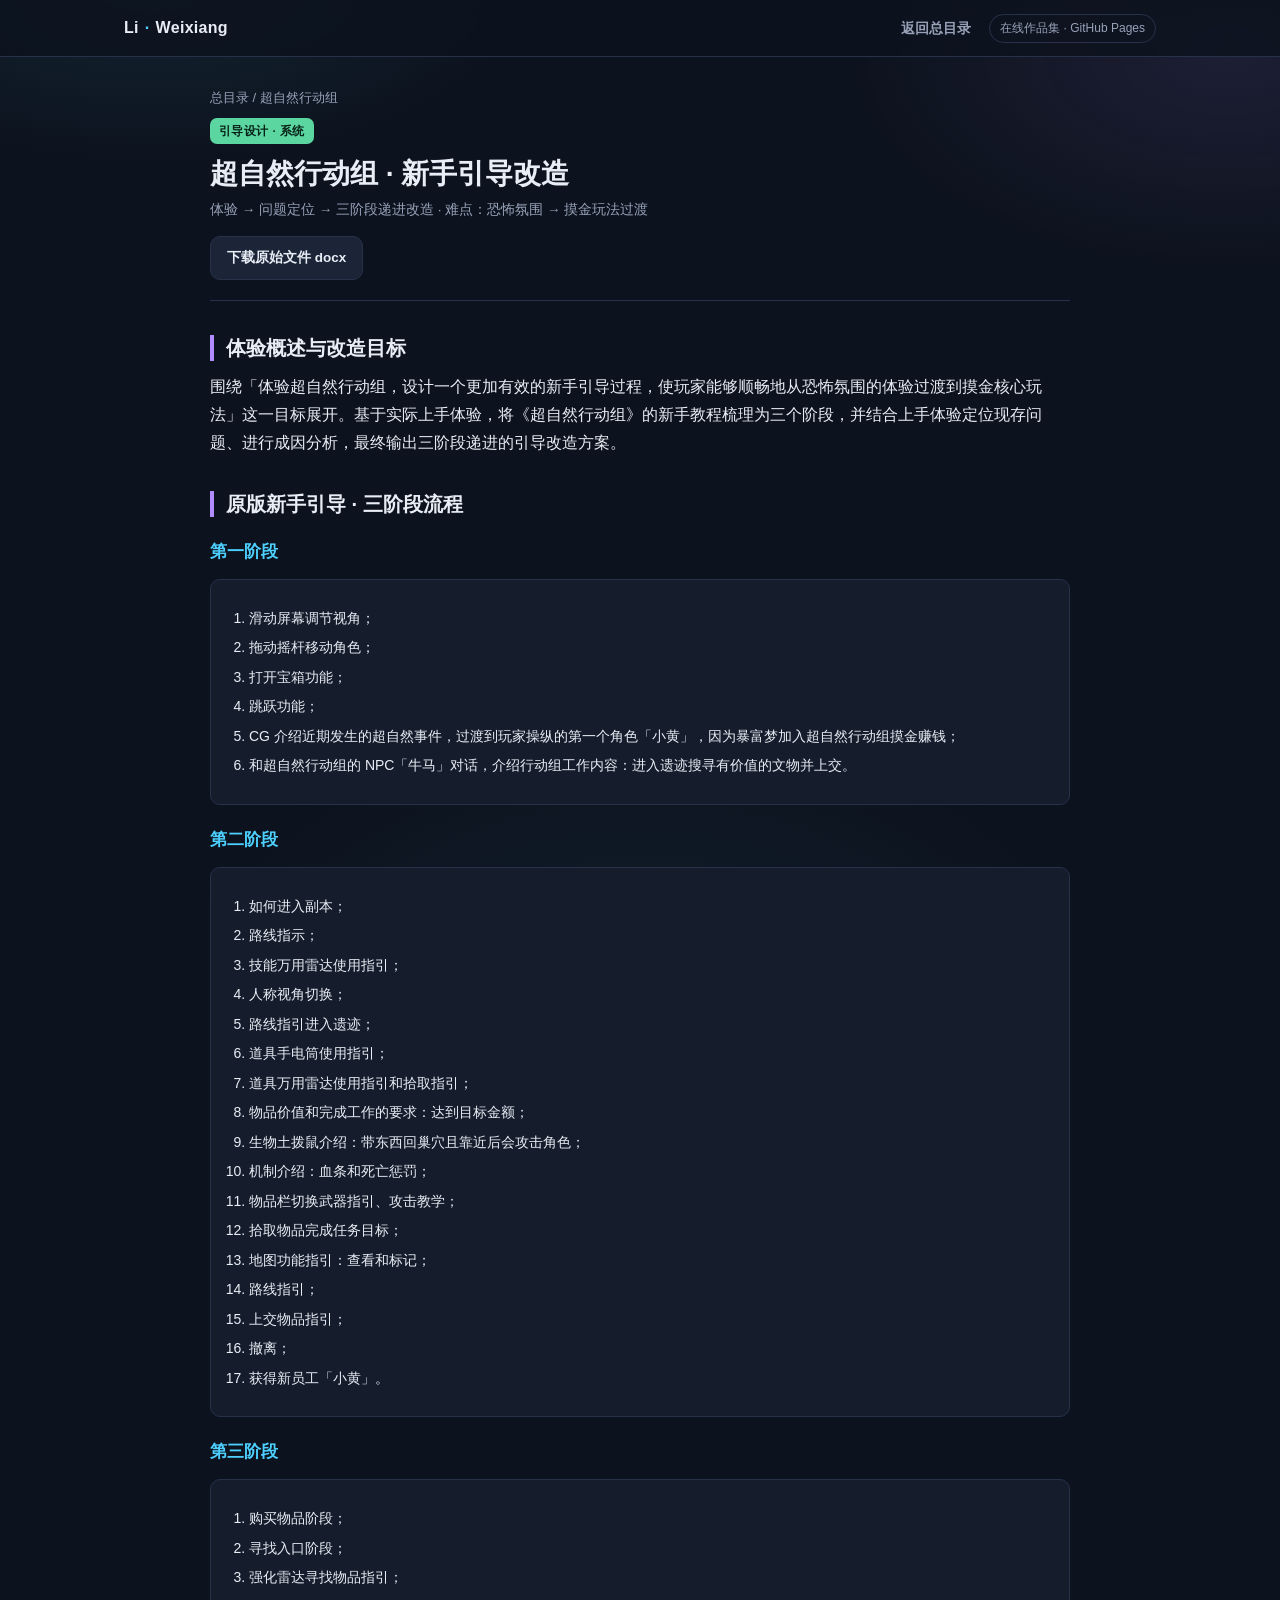
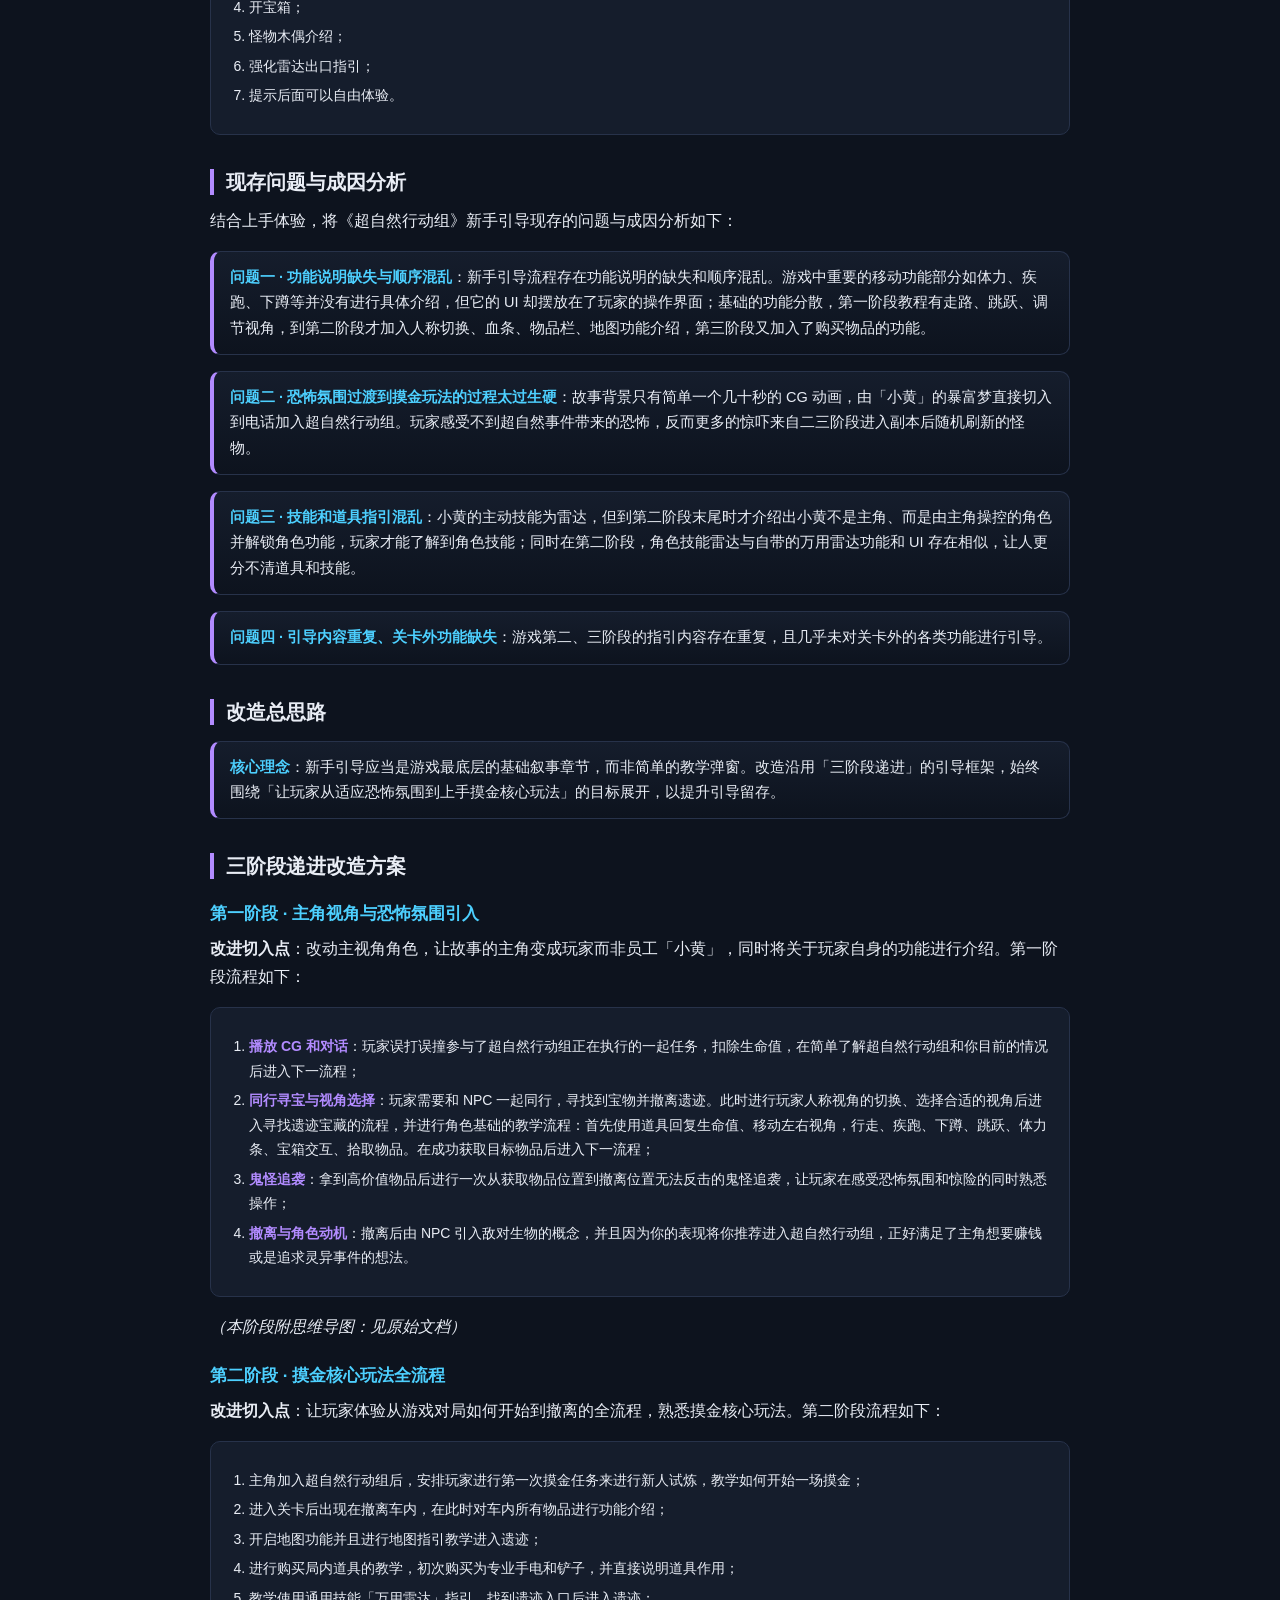
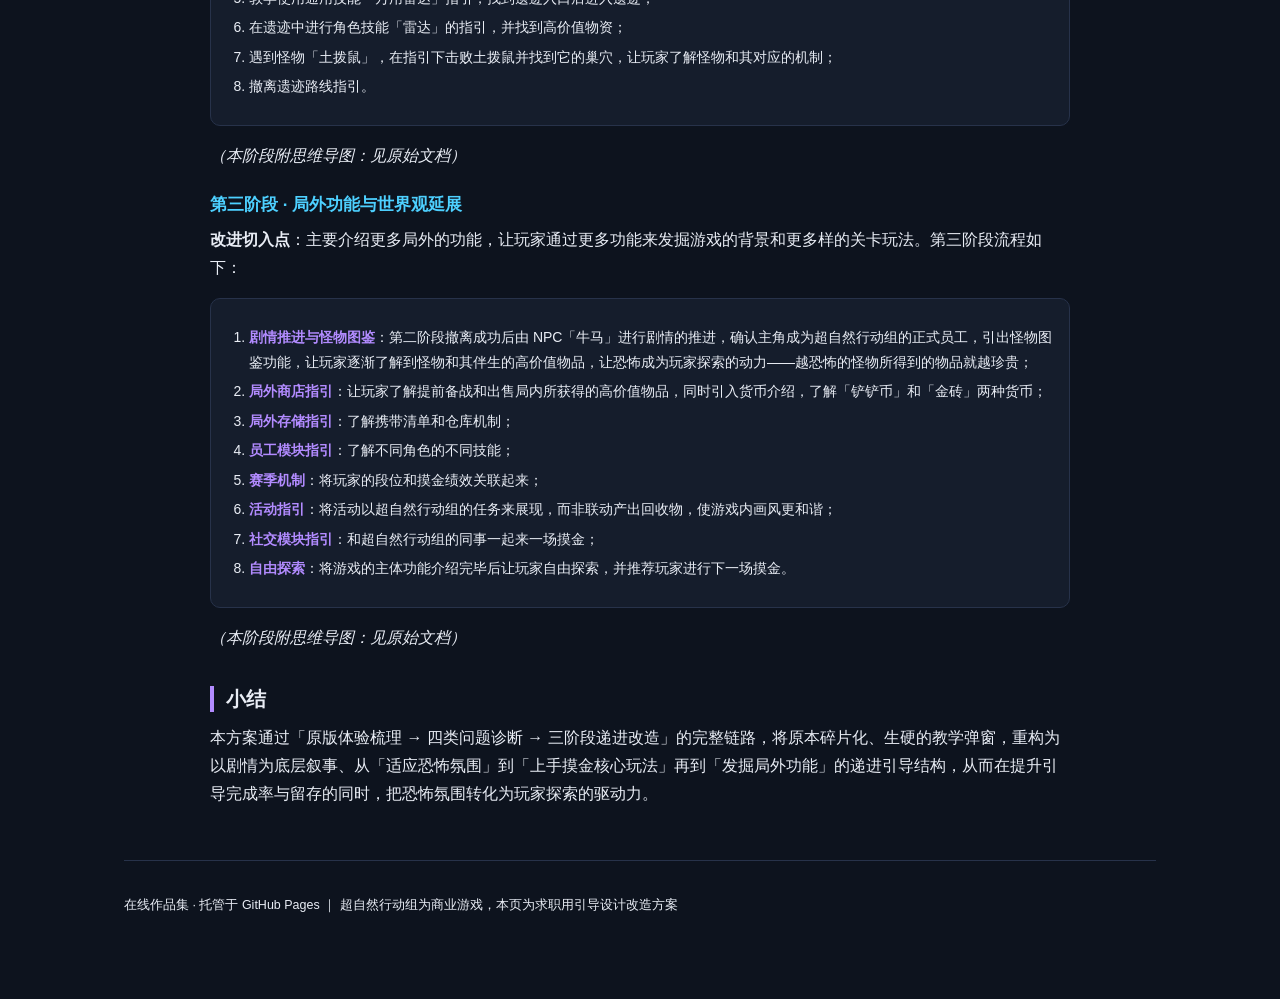
<file: works/chaoziran-tutorial.html>
<!DOCTYPE html>
<html lang="zh-CN">
<head>
<meta charset="UTF-8">
<meta name="viewport" content="width=device-width, initial-scale=1.0">
<title>超自然行动组 · 新手引导改造 · 李伟翔 作品集</title>
<link rel="stylesheet" href="../assets/site.css">
</head>
<body>
<nav class="nav"><div class="nav-in">
  <span class="brand">Li<span class="dot">·</span>Weixiang</span>
  <span class="sp"></span>
  <a class="lnk" href="../index.html">返回总目录</a>
  <span class="run">在线作品集 · GitHub Pages</span>
</div></nav>
<div class="page">
  <div class="article">
    <p class="crumb"><a href="../index.html">总目录</a> / 超自然行动组</p>
    <header class="art-head">
      <span class="badge b-guide">引导设计 · 系统</span>
      <h1>超自然行动组 · 新手引导改造</h1>
      <p class="art-meta">体验 → 问题定位 → 三阶段递进改造 · 难点：恐怖氛围 → 摸金玩法过渡</p>
      <div class="art-dl"><a class="btn ghost" href="../files/超自然行动组新手引导流程_精修版.docx">下载原始文件 docx</a></div>
    </header>
    <div class="art-body">

      <h2>体验概述与改造目标</h2>
      <p>围绕「体验超自然行动组，设计一个更加有效的新手引导过程，使玩家能够顺畅地从恐怖氛围的体验过渡到摸金核心玩法」这一目标展开。基于实际上手体验，将《超自然行动组》的新手教程梳理为三个阶段，并结合上手体验定位现存问题、进行成因分析，最终输出三阶段递进的引导改造方案。</p>

      <h2>原版新手引导 · 三阶段流程</h2>

      <h3>第一阶段</h3>
      <div class="card-note">
        <ol>
          <li>滑动屏幕调节视角；</li>
          <li>拖动摇杆移动角色；</li>
          <li>打开宝箱功能；</li>
          <li>跳跃功能；</li>
          <li>CG 介绍近期发生的超自然事件，过渡到玩家操纵的第一个角色「小黄」，因为暴富梦加入超自然行动组摸金赚钱；</li>
          <li>和超自然行动组的 NPC「牛马」对话，介绍行动组工作内容：进入遗迹搜寻有价值的文物并上交。</li>
        </ol>
      </div>

      <h3>第二阶段</h3>
      <div class="card-note">
        <ol>
          <li>如何进入副本；</li>
          <li>路线指示；</li>
          <li>技能万用雷达使用指引；</li>
          <li>人称视角切换；</li>
          <li>路线指引进入遗迹；</li>
          <li>道具手电筒使用指引；</li>
          <li>道具万用雷达使用指引和拾取指引；</li>
          <li>物品价值和完成工作的要求：达到目标金额；</li>
          <li>生物土拨鼠介绍：带东西回巢穴且靠近后会攻击角色；</li>
          <li>机制介绍：血条和死亡惩罚；</li>
          <li>物品栏切换武器指引、攻击教学；</li>
          <li>拾取物品完成任务目标；</li>
          <li>地图功能指引：查看和标记；</li>
          <li>路线指引；</li>
          <li>上交物品指引；</li>
          <li>撤离；</li>
          <li>获得新员工「小黄」。</li>
        </ol>
      </div>

      <h3>第三阶段</h3>
      <div class="card-note">
        <ol>
          <li>购买物品阶段；</li>
          <li>寻找入口阶段；</li>
          <li>强化雷达寻找物品指引；</li>
          <li>开宝箱；</li>
          <li>怪物木偶介绍；</li>
          <li>强化雷达出口指引；</li>
          <li>提示后面可以自由体验。</li>
        </ol>
      </div>

      <h2>现存问题与成因分析</h2>
      <p>结合上手体验，将《超自然行动组》新手引导现存的问题与成因分析如下：</p>

      <div class="callout"><b>问题一 · 功能说明缺失与顺序混乱</b>：新手引导流程存在功能说明的缺失和顺序混乱。游戏中重要的移动功能部分如体力、疾跑、下蹲等并没有进行具体介绍，但它的 UI 却摆放在了玩家的操作界面；基础的功能分散，第一阶段教程有走路、跳跃、调节视角，到第二阶段才加入人称切换、血条、物品栏、地图功能介绍，第三阶段又加入了购买物品的功能。</div>

      <div class="callout"><b>问题二 · 恐怖氛围过渡到摸金玩法的过程太过生硬</b>：故事背景只有简单一个几十秒的 CG 动画，由「小黄」的暴富梦直接切入到电话加入超自然行动组。玩家感受不到超自然事件带来的恐怖，反而更多的惊吓来自二三阶段进入副本后随机刷新的怪物。</div>

      <div class="callout"><b>问题三 · 技能和道具指引混乱</b>：小黄的主动技能为雷达，但到第二阶段末尾时才介绍出小黄不是主角、而是由主角操控的角色并解锁角色功能，玩家才能了解到角色技能；同时在第二阶段，角色技能雷达与自带的万用雷达功能和 UI 存在相似，让人更分不清道具和技能。</div>

      <div class="callout"><b>问题四 · 引导内容重复、关卡外功能缺失</b>：游戏第二、三阶段的指引内容存在重复，且几乎未对关卡外的各类功能进行引导。</div>

      <h2>改造总思路</h2>
      <div class="callout"><b>核心理念</b>：新手引导应当是游戏最底层的基础叙事章节，而非简单的教学弹窗。改造沿用「三阶段递进」的引导框架，始终围绕「让玩家从适应恐怖氛围到上手摸金核心玩法」的目标展开，以提升引导留存。</div>

      <h2>三阶段递进改造方案</h2>

      <h3>第一阶段 · 主角视角与恐怖氛围引入</h3>
      <p><b>改进切入点</b>：改动主视角角色，让故事的主角变成玩家而非员工「小黄」，同时将关于玩家自身的功能进行介绍。第一阶段流程如下：</p>
      <div class="card-note">
        <ol>
          <li><b>播放 CG 和对话</b>：玩家误打误撞参与了超自然行动组正在执行的一起任务，扣除生命值，在简单了解超自然行动组和你目前的情况后进入下一流程；</li>
          <li><b>同行寻宝与视角选择</b>：玩家需要和 NPC 一起同行，寻找到宝物并撤离遗迹。此时进行玩家人称视角的切换、选择合适的视角后进入寻找遗迹宝藏的流程，并进行角色基础的教学流程：首先使用道具回复生命值、移动左右视角，行走、疾跑、下蹲、跳跃、体力条、宝箱交互、拾取物品。在成功获取目标物品后进入下一流程；</li>
          <li><b>鬼怪追袭</b>：拿到高价值物品后进行一次从获取物品位置到撤离位置无法反击的鬼怪追袭，让玩家在感受恐怖氛围和惊险的同时熟悉操作；</li>
          <li><b>撤离与角色动机</b>：撤离后由 NPC 引入敌对生物的概念，并且因为你的表现将你推荐进入超自然行动组，正好满足了主角想要赚钱或是追求灵异事件的想法。</li>
        </ol>
      </div>
      <p><i>（本阶段附思维导图：见原始文档）</i></p>

      <h3>第二阶段 · 摸金核心玩法全流程</h3>
      <p><b>改进切入点</b>：让玩家体验从游戏对局如何开始到撤离的全流程，熟悉摸金核心玩法。第二阶段流程如下：</p>
      <div class="card-note">
        <ol>
          <li>主角加入超自然行动组后，安排玩家进行第一次摸金任务来进行新人试炼，教学如何开始一场摸金；</li>
          <li>进入关卡后出现在撤离车内，在此时对车内所有物品进行功能介绍；</li>
          <li>开启地图功能并且进行地图指引教学进入遗迹；</li>
          <li>进行购买局内道具的教学，初次购买为专业手电和铲子，并直接说明道具作用；</li>
          <li>教学使用通用技能「万用雷达」指引，找到遗迹入口后进入遗迹；</li>
          <li>在遗迹中进行角色技能「雷达」的指引，并找到高价值物资；</li>
          <li>遇到怪物「土拨鼠」，在指引下击败土拨鼠并找到它的巢穴，让玩家了解怪物和其对应的机制；</li>
          <li>撤离遗迹路线指引。</li>
        </ol>
      </div>
      <p><i>（本阶段附思维导图：见原始文档）</i></p>

      <h3>第三阶段 · 局外功能与世界观延展</h3>
      <p><b>改进切入点</b>：主要介绍更多局外的功能，让玩家通过更多功能来发掘游戏的背景和更多样的关卡玩法。第三阶段流程如下：</p>
      <div class="card-note">
        <ol>
          <li><b>剧情推进与怪物图鉴</b>：第二阶段撤离成功后由 NPC「牛马」进行剧情的推进，确认主角成为超自然行动组的正式员工，引出怪物图鉴功能，让玩家逐渐了解到怪物和其伴生的高价值物品，让恐怖成为玩家探索的动力——越恐怖的怪物所得到的物品就越珍贵；</li>
          <li><b>局外商店指引</b>：让玩家了解提前备战和出售局内所获得的高价值物品，同时引入货币介绍，了解「铲铲币」和「金砖」两种货币；</li>
          <li><b>局外存储指引</b>：了解携带清单和仓库机制；</li>
          <li><b>员工模块指引</b>：了解不同角色的不同技能；</li>
          <li><b>赛季机制</b>：将玩家的段位和摸金绩效关联起来；</li>
          <li><b>活动指引</b>：将活动以超自然行动组的任务来展现，而非联动产出回收物，使游戏内画风更和谐；</li>
          <li><b>社交模块指引</b>：和超自然行动组的同事一起来一场摸金；</li>
          <li><b>自由探索</b>：将游戏的主体功能介绍完毕后让玩家自由探索，并推荐玩家进行下一场摸金。</li>
        </ol>
      </div>
      <p><i>（本阶段附思维导图：见原始文档）</i></p>

      <h2>小结</h2>
      <p>本方案通过「原版体验梳理 → 四类问题诊断 → 三阶段递进改造」的完整链路，将原本碎片化、生硬的教学弹窗，重构为以剧情为底层叙事、从「适应恐怖氛围」到「上手摸金核心玩法」再到「发掘局外功能」的递进引导结构，从而在提升引导完成率与留存的同时，把恐怖氛围转化为玩家探索的驱动力。</p>

    </div>
  </div>
  <footer><p>在线作品集 · 托管于 GitHub Pages ｜ 超自然行动组为商业游戏，本页为求职用引导设计改造方案</p></footer>
</div>
</body>
</html>
</file>
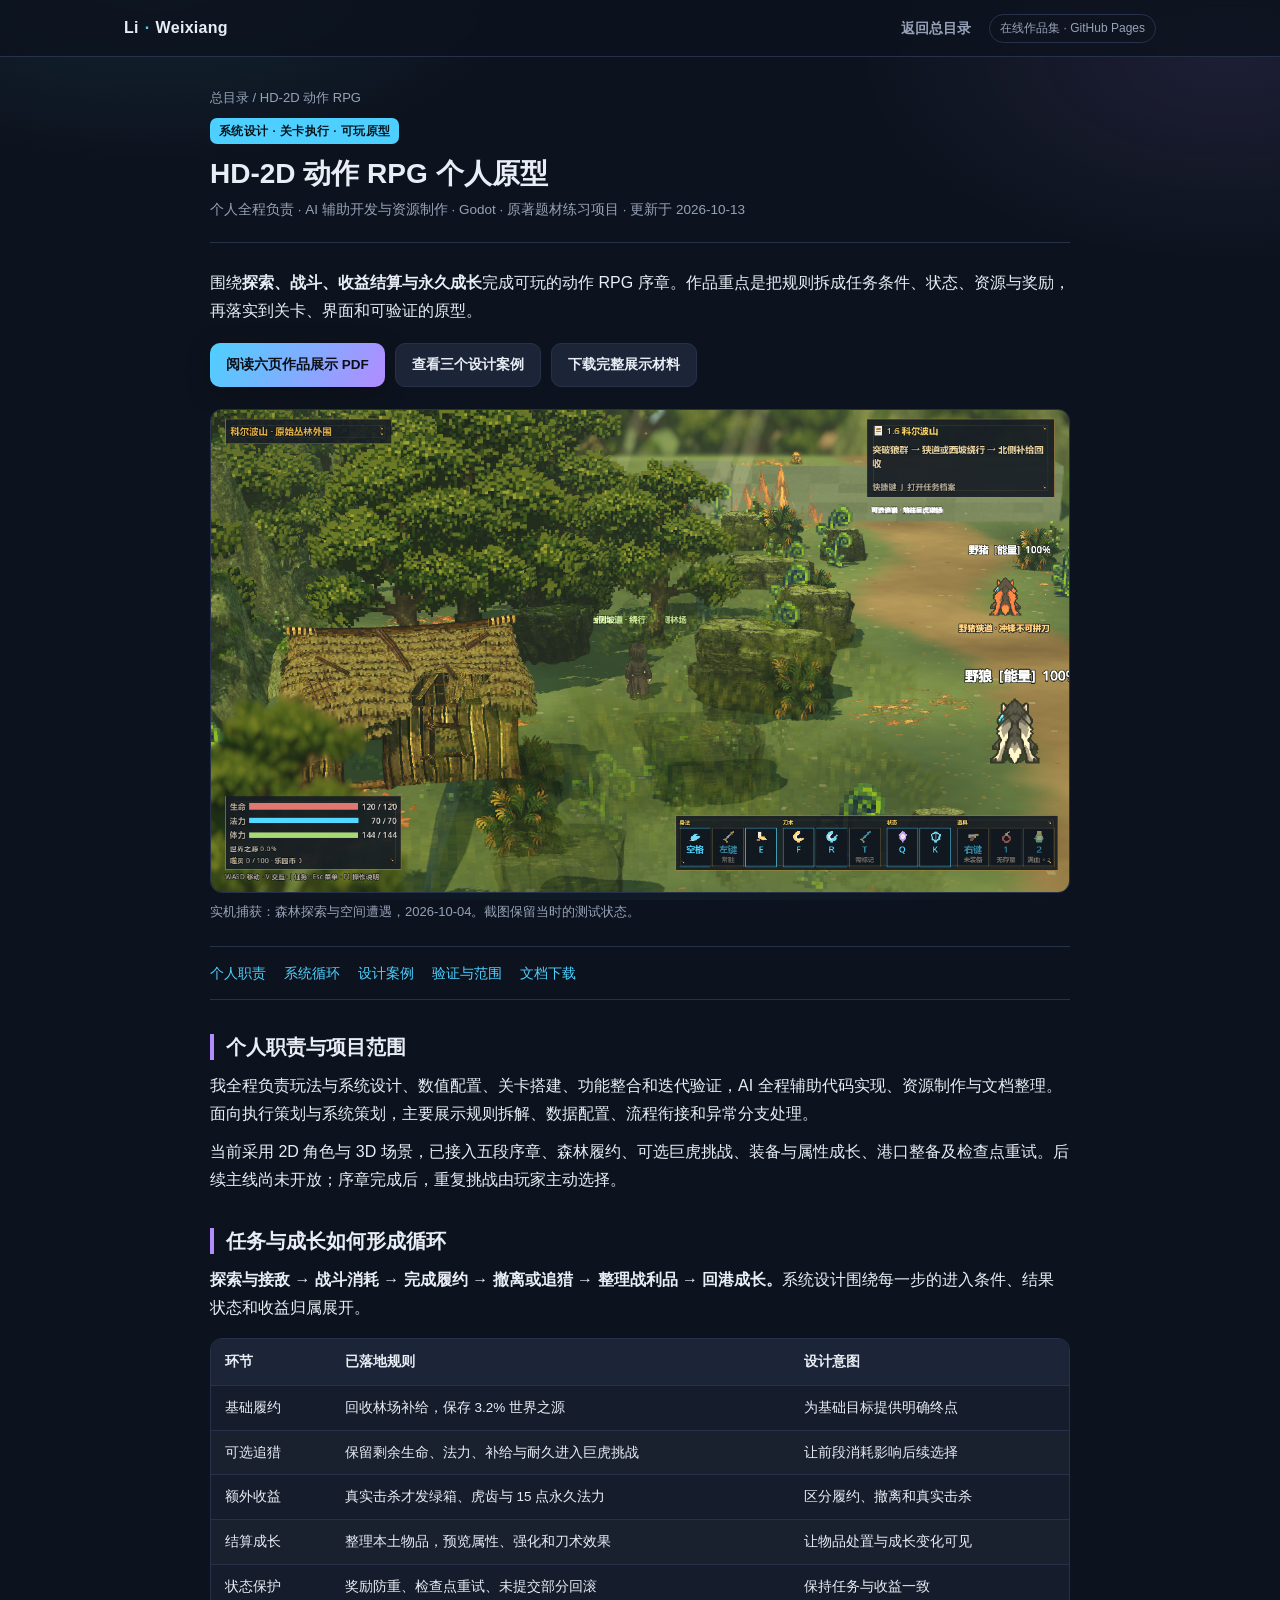
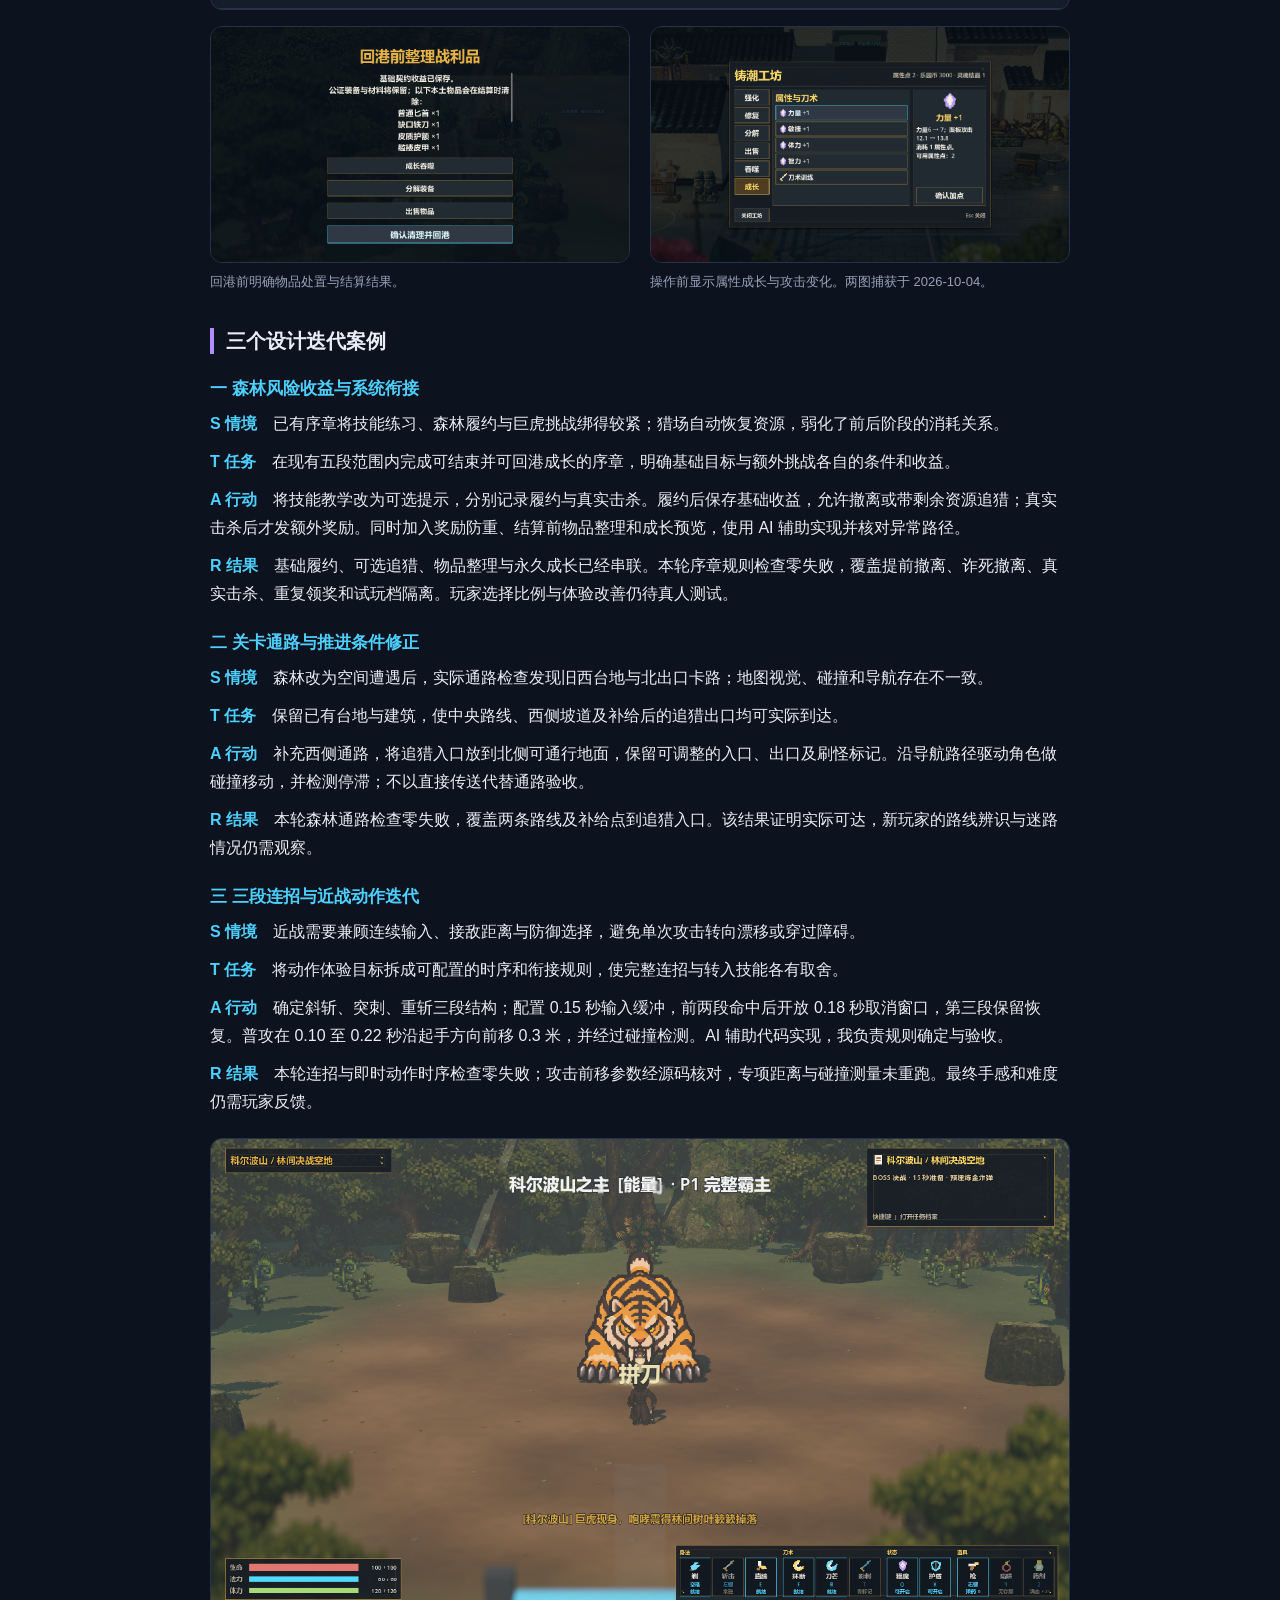
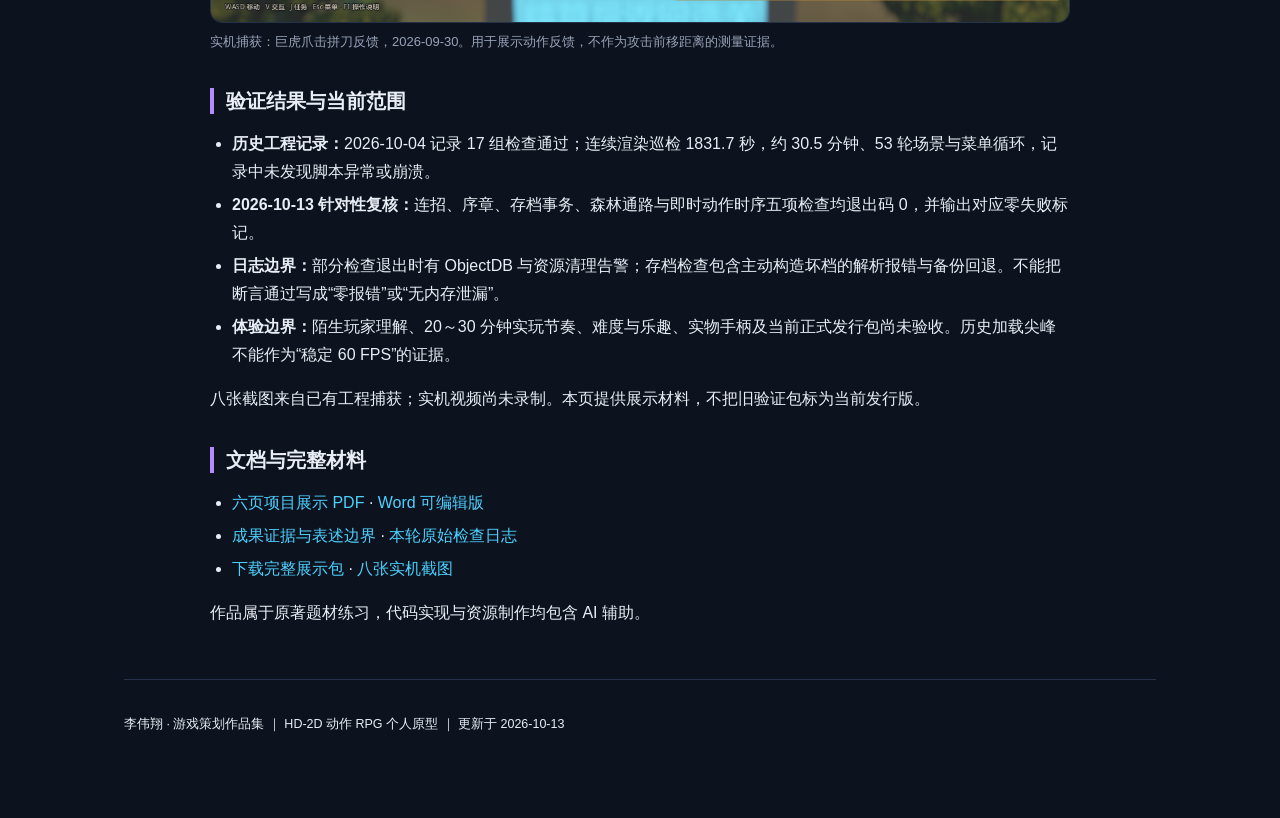
<file: works/hd2d.html>
<!DOCTYPE html>
<html lang="zh-CN">
<head>
<meta charset="UTF-8">
<meta name="viewport" content="width=device-width, initial-scale=1.0">
<meta name="description" content="HD-2D 动作 RPG 个人原型。李伟翔全程负责，AI 辅助开发；展示任务与成长循环、森林风险收益、关卡通路修正及近战迭代，附 设计案例与实机截图。">
<title>HD-2D 动作 RPG · 执行与系统策划 · 李伟翔作品集</title>
<link rel="stylesheet" href="../assets/site.css">
<style>
.project-links{display:flex;gap:10px;flex-wrap:wrap;margin:18px 0}
.project-media{display:block;width:100%;height:auto;border:1px solid var(--rule);border-radius:12px;background:var(--bg2)}
.project-figure{margin:22px 0}.project-figure figcaption{color:var(--muted);font-size:13px;margin-top:8px}
.gallery{display:grid;grid-template-columns:1fr 1fr;gap:20px}.gallery .project-figure{margin:0}
.section-nav{display:flex;gap:8px 18px;flex-wrap:wrap;font-size:14px;margin:20px 0;padding:14px 0;border-block:1px solid var(--rule)}
.star-label{color:var(--accent);font-weight:700}.nav-in{flex-wrap:wrap}
h2,h3{scroll-margin-top:80px}.table-wrap{max-width:100%;overflow-x:auto}
@media(max-width:600px){.gallery{grid-template-columns:1fr}.nav .run{display:none}.art-head h1{font-size:25px}.project-links .btn{flex:1;justify-content:center}.project-links .btn:first-child{flex-basis:100%}.page{padding-inline:18px}.nav-in{padding-inline:18px}.section-nav{font-size:13px}}
@media print{.nav,.project-links,.section-nav{display:none}body{background:#fff;color:#000}.page{padding:0;max-width:none}.page::before{display:none}.art-body p,.art-body li,.art-meta{color:#000}.project-media{break-inside:avoid}h2,h3{break-after:avoid}}
</style>
</head>
<body>
<nav class="nav"><div class="nav-in"><span class="brand">Li<span class="dot">·</span>Weixiang</span><span class="sp"></span><a class="lnk" href="../">返回总目录</a><span class="run">在线作品集 · GitHub Pages</span></div></nav>
<div class="page"><main class="article">
<p class="crumb"><a href="../">总目录</a> / HD-2D 动作 RPG</p>
<header class="art-head">
<span class="badge b-sys">系统设计 · 关卡执行 · 可玩原型</span>
<h1>HD-2D 动作 RPG 个人原型</h1>
<p class="art-meta">个人全程负责 · AI 辅助开发与资源制作 · Godot · 原著题材练习项目 · 更新于 2026-10-13</p>
</header>
<div class="art-body">
<p>围绕<b>探索、战斗、收益结算与永久成长</b>完成可玩的动作 RPG 序章。作品重点是把规则拆成任务条件、状态、资源与奖励，再落实到关卡、界面和可验证的原型。</p>
<div class="project-links">
<a class="btn" href="../files/hd2d/01_项目展示稿.pdf">阅读六页作品展示 PDF</a>
<a class="btn ghost" href="#star">查看三个设计案例</a>
<a class="btn ghost" href="../files/hd2d/HD2D_策划展示包_20261013.zip" download>下载完整展示材料</a>
</div>
<figure class="project-figure"><img class="project-media" src="../assets/hd2d/forest.png" width="1280" height="720" alt="森林实际游戏画面，包含台地、路线、敌人预警、任务提示及战斗快捷栏"><figcaption>实机捕获：森林探索与空间遭遇，2026-10-04。截图保留当时的测试状态。</figcaption></figure>
<nav class="section-nav" aria-label="本页目录"><a href="#role">个人职责</a><a href="#system">系统循环</a><a href="#star">设计案例</a><a href="#evidence">验证与范围</a><a href="#documents">文档下载</a></nav>

<h2 id="role">个人职责与项目范围</h2>
<p>我全程负责玩法与系统设计、数值配置、关卡搭建、功能整合和迭代验证，AI 全程辅助代码实现、资源制作与文档整理。面向执行策划与系统策划，主要展示规则拆解、数据配置、流程衔接和异常分支处理。</p>
<p>当前采用 2D 角色与 3D 场景，已接入五段序章、森林履约、可选巨虎挑战、装备与属性成长、港口整备及检查点重试。后续主线尚未开放；序章完成后，重复挑战由玩家主动选择。</p>

<h2 id="system">任务与成长如何形成循环</h2>
<p><b>探索与接敌 → 战斗消耗 → 完成履约 → 撤离或追猎 → 整理战利品 → 回港成长。</b>系统设计围绕每一步的进入条件、结果状态和收益归属展开。</p>
<div class="table-wrap"><table><thead><tr><th>环节</th><th>已落地规则</th><th>设计意图</th></tr></thead><tbody>
<tr><td>基础履约</td><td>回收林场补给，保存 3.2% 世界之源</td><td>为基础目标提供明确终点</td></tr>
<tr><td>可选追猎</td><td>保留剩余生命、法力、补给与耐久进入巨虎挑战</td><td>让前段消耗影响后续选择</td></tr>
<tr><td>额外收益</td><td>真实击杀才发绿箱、虎齿与 15 点永久法力</td><td>区分履约、撤离和真实击杀</td></tr>
<tr><td>结算成长</td><td>整理本土物品，预览属性、强化和刀术效果</td><td>让物品处置与成长变化可见</td></tr>
<tr><td>状态保护</td><td>奖励防重、检查点重试、未提交部分回滚</td><td>保持任务与收益一致</td></tr>
</tbody></table></div>
<div class="gallery">
<figure class="project-figure"><img class="project-media" src="../assets/hd2d/settlement.png" width="1280" height="720" loading="lazy" alt="回港前整理战利品界面，提供吞噬、分解、出售和确认结算"><figcaption>回港前明确物品处置与结算结果。</figcaption></figure>
<figure class="project-figure"><img class="project-media" src="../assets/hd2d/growth.png" width="1280" height="720" loading="lazy" alt="工坊成长界面，展示力量加点前后的攻击区间预览"><figcaption>操作前显示属性成长与攻击变化。两图捕获于 2026-10-04。</figcaption></figure>
</div>

<h2 id="star">三个设计迭代案例</h2>
<h3>一 森林风险收益与系统衔接</h3>
<p><span class="star-label">S 情境</span>　已有序章将技能练习、森林履约与巨虎挑战绑得较紧；猎场自动恢复资源，弱化了前后阶段的消耗关系。</p>
<p><span class="star-label">T 任务</span>　在现有五段范围内完成可结束并可回港成长的序章，明确基础目标与额外挑战各自的条件和收益。</p>
<p><span class="star-label">A 行动</span>　将技能教学改为可选提示，分别记录履约与真实击杀。履约后保存基础收益，允许撤离或带剩余资源追猎；真实击杀后才发额外奖励。同时加入奖励防重、结算前物品整理和成长预览，使用 AI 辅助实现并核对异常路径。</p>
<p><span class="star-label">R 结果</span>　基础履约、可选追猎、物品整理与永久成长已经串联。本轮序章规则检查零失败，覆盖提前撤离、诈死撤离、真实击杀、重复领奖和试玩档隔离。玩家选择比例与体验改善仍待真人测试。</p>

<h3>二 关卡通路与推进条件修正</h3>
<p><span class="star-label">S 情境</span>　森林改为空间遭遇后，实际通路检查发现旧西台地与北出口卡路；地图视觉、碰撞和导航存在不一致。</p>
<p><span class="star-label">T 任务</span>　保留已有台地与建筑，使中央路线、西侧坡道及补给后的追猎出口均可实际到达。</p>
<p><span class="star-label">A 行动</span>　补充西侧通路，将追猎入口放到北侧可通行地面，保留可调整的入口、出口及刷怪标记。沿导航路径驱动角色做碰撞移动，并检测停滞；不以直接传送代替通路验收。</p>
<p><span class="star-label">R 结果</span>　本轮森林通路检查零失败，覆盖两条路线及补给点到追猎入口。该结果证明实际可达，新玩家的路线辨识与迷路情况仍需观察。</p>

<h3>三 三段连招与近战动作迭代</h3>
<p><span class="star-label">S 情境</span>　近战需要兼顾连续输入、接敌距离与防御选择，避免单次攻击转向漂移或穿过障碍。</p>
<p><span class="star-label">T 任务</span>　将动作体验目标拆成可配置的时序和衔接规则，使完整连招与转入技能各有取舍。</p>
<p><span class="star-label">A 行动</span>　确定斜斩、突刺、重斩三段结构；配置 0.15 秒输入缓冲，前两段命中后开放 0.18 秒取消窗口，第三段保留恢复。普攻在 0.10 至 0.22 秒沿起手方向前移 0.3 米，并经过碰撞检测。AI 辅助代码实现，我负责规则确定与验收。</p>
<p><span class="star-label">R 结果</span>　本轮连招与即时动作时序检查零失败；攻击前移参数经源码核对，专项距离与碰撞测量未重跑。最终手感和难度仍需玩家反馈。</p>
<figure class="project-figure"><img class="project-media" src="../assets/hd2d/boss-clash.png" width="1280" height="720" loading="lazy" alt="玩家正面对巨虎爪击进行拼刀，画面显示拼刀反馈"><figcaption>实机捕获：巨虎爪击拼刀反馈，2026-09-30。用于展示动作反馈，不作为攻击前移距离的测量证据。</figcaption></figure>

<h2 id="evidence">验证结果与当前范围</h2>
<ul>
<li><b>历史工程记录：</b>2026-10-04 记录 17 组检查通过；连续渲染巡检 1831.7 秒，约 30.5 分钟、53 轮场景与菜单循环，记录中未发现脚本异常或崩溃。</li>
<li><b>2026-10-13 针对性复核：</b>连招、序章、存档事务、森林通路与即时动作时序五项检查均退出码 0，并输出对应零失败标记。</li>
<li><b>日志边界：</b>部分检查退出时有 ObjectDB 与资源清理告警；存档检查包含主动构造坏档的解析报错与备份回退。不能把断言通过写成“零报错”或“无内存泄漏”。</li>
<li><b>体验边界：</b>陌生玩家理解、20～30 分钟实玩节奏、难度与乐趣、实物手柄及当前正式发行包尚未验收。历史加载尖峰不能作为“稳定 60 FPS”的证据。</li>
</ul>
<p>八张截图来自已有工程捕获；实机视频尚未录制。本页提供展示材料，不把旧验证包标为当前发行版。</p>

<h2 id="documents">文档与完整材料</h2>
<ul>
<li><a href="../files/hd2d/01_项目展示稿.pdf">六页项目展示 PDF</a> · <a href="../files/hd2d/01_项目展示稿.docx">Word 可编辑版</a></li>
<li><a href="https://github.com/lovevx/my-work/blob/main/files/hd2d/04_成果证据.md">成果证据与表述边界</a> · <a href="https://github.com/lovevx/my-work/tree/main/files/hd2d/evidence_logs">本轮原始检查日志</a></li>
<li><a href="../files/hd2d/HD2D_策划展示包_20261013.zip" download>下载完整展示包</a> · <a href="https://github.com/lovevx/my-work/tree/main/assets/hd2d">八张实机截图</a></li>
</ul>
<p>作品属于原著题材练习，代码实现与资源制作均包含 AI 辅助。</p>
</div></main><footer><p>李伟翔 · 游戏策划作品集 ｜ HD-2D 动作 RPG 个人原型 ｜ 更新于 2026-10-13</p></footer></div>
</body>
</html>
</file>
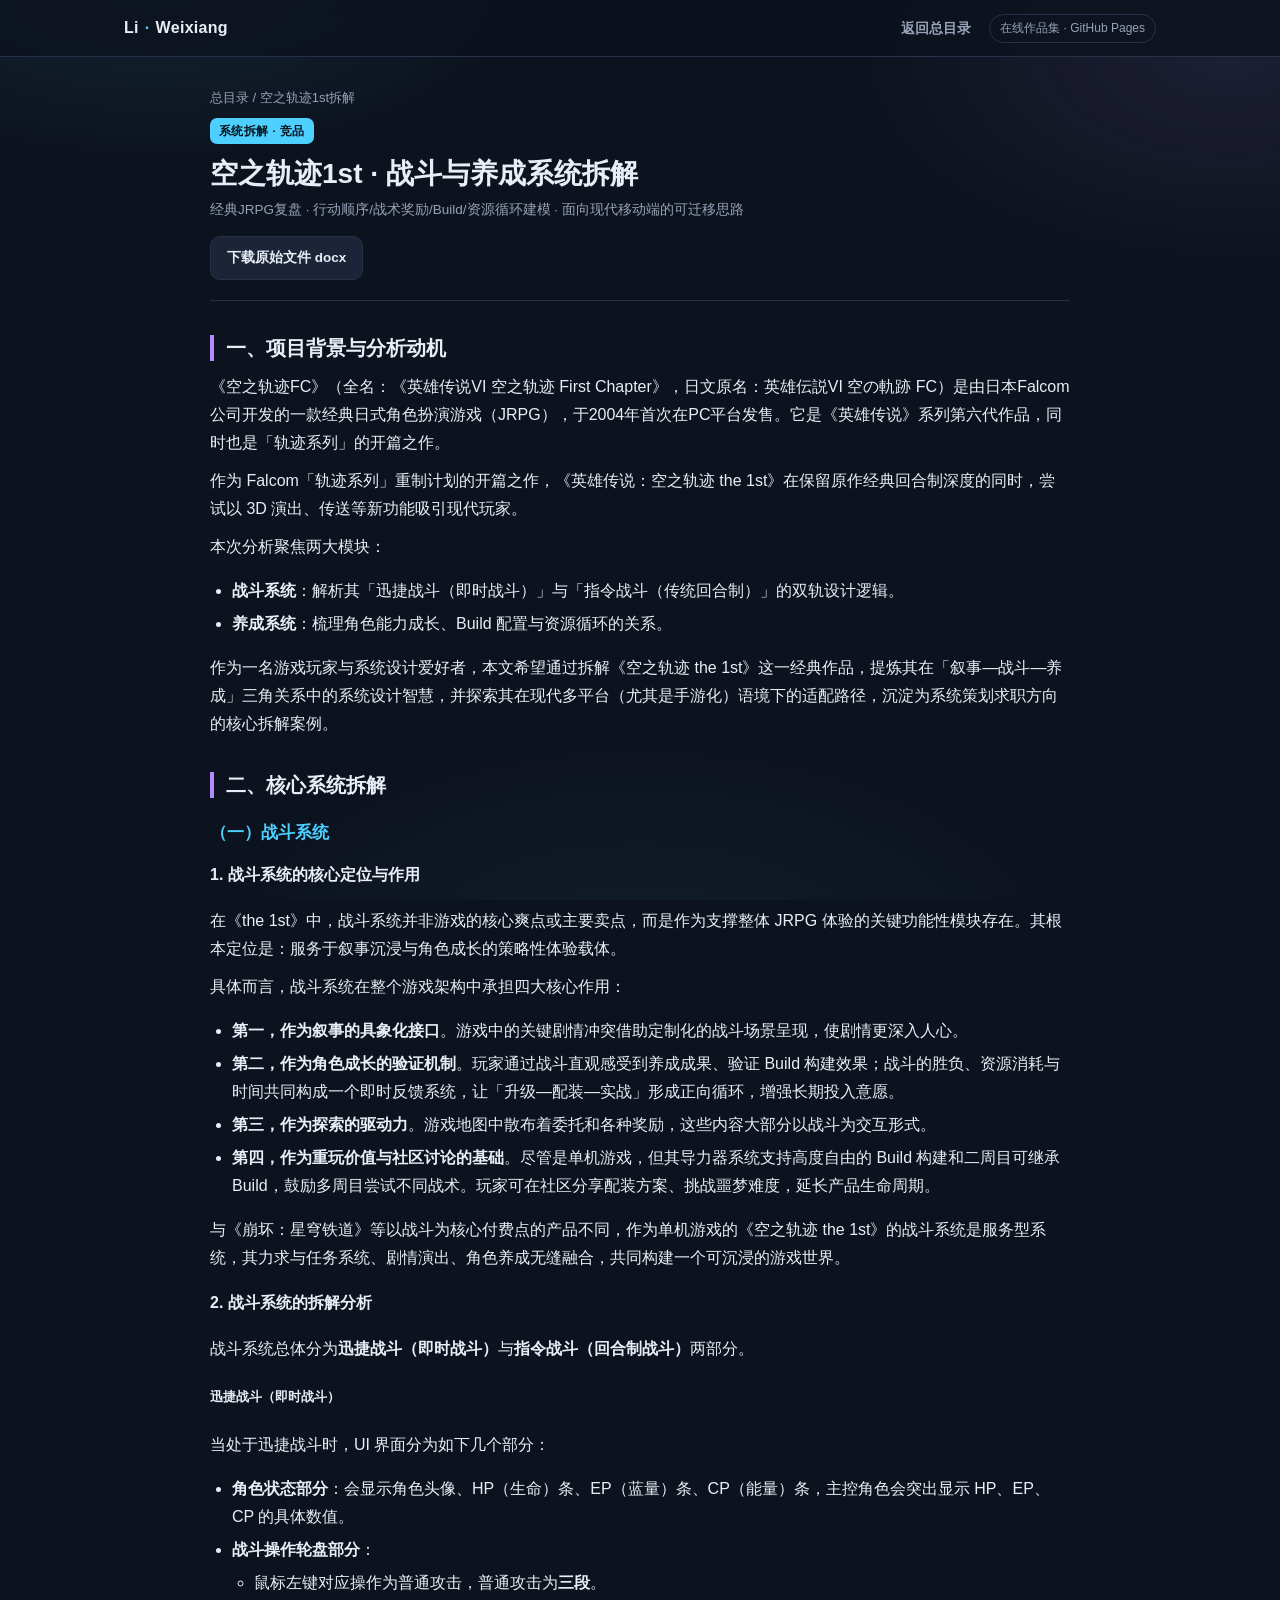
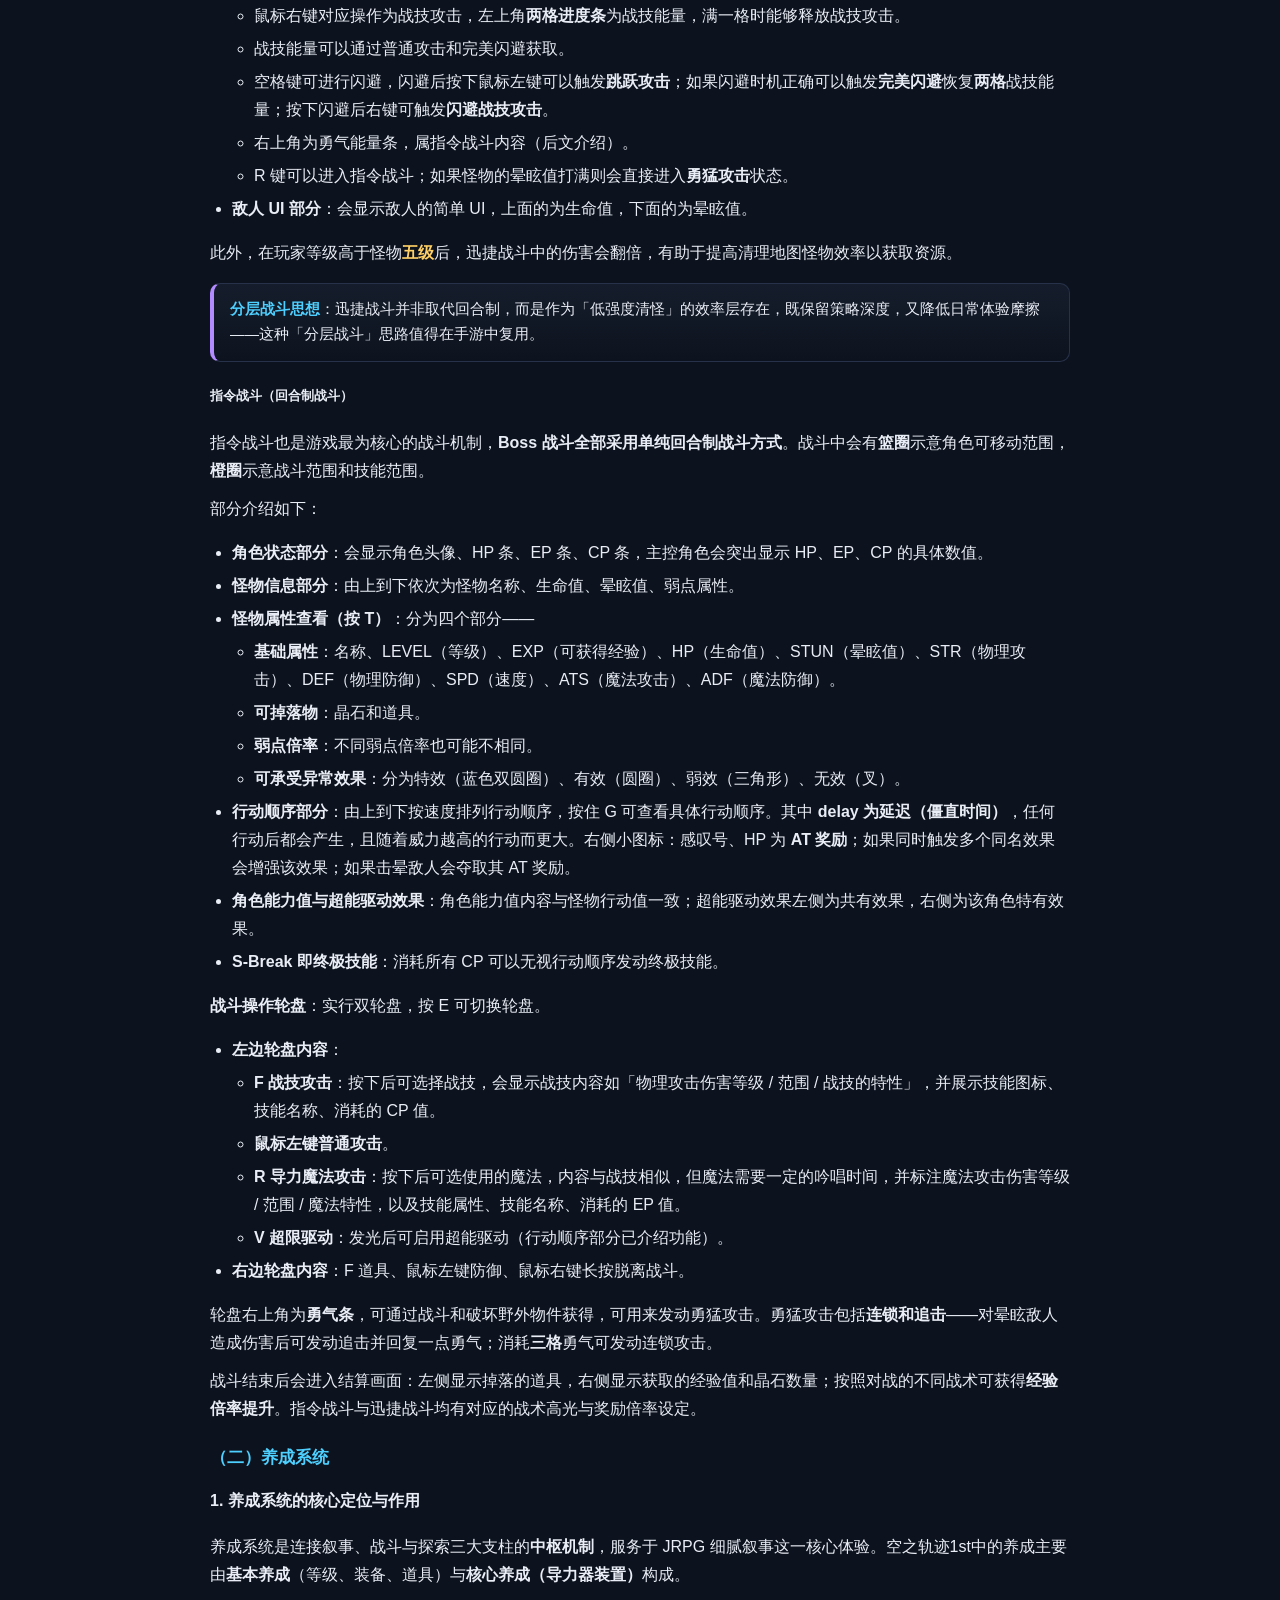
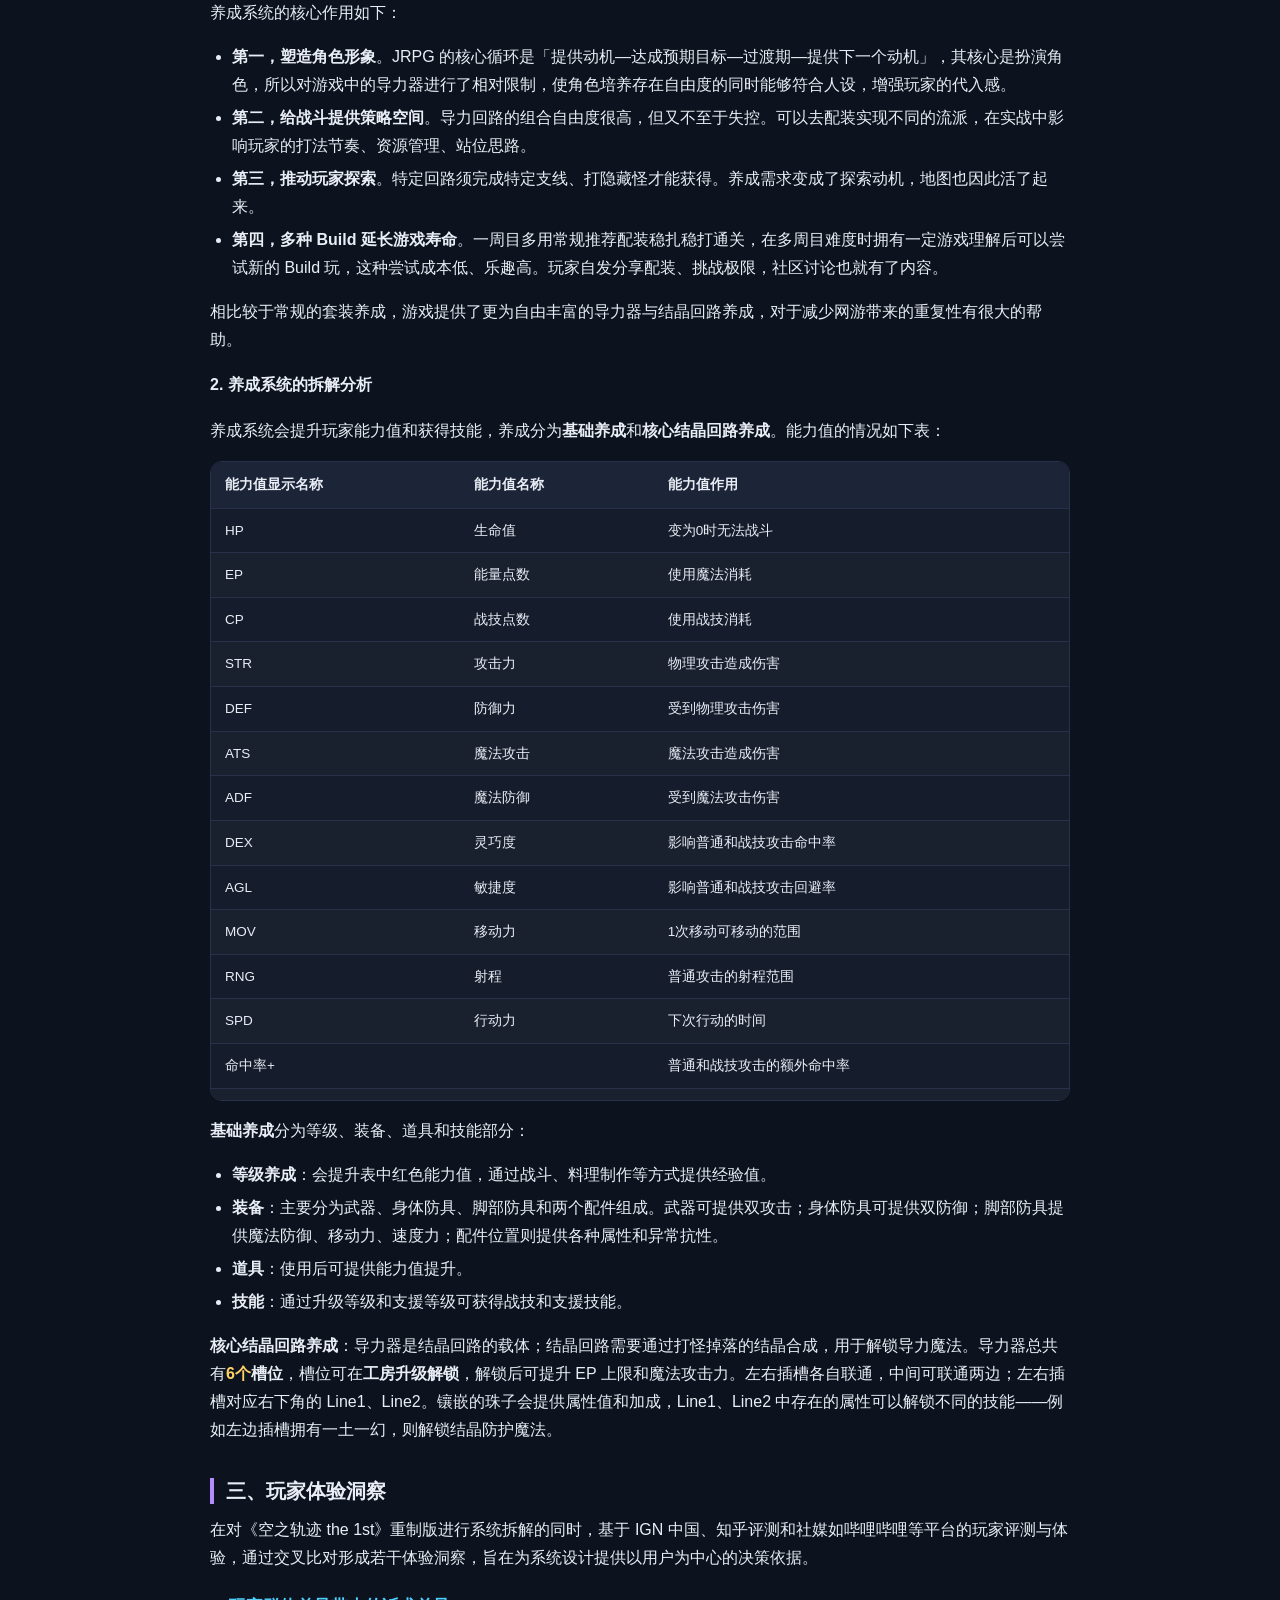
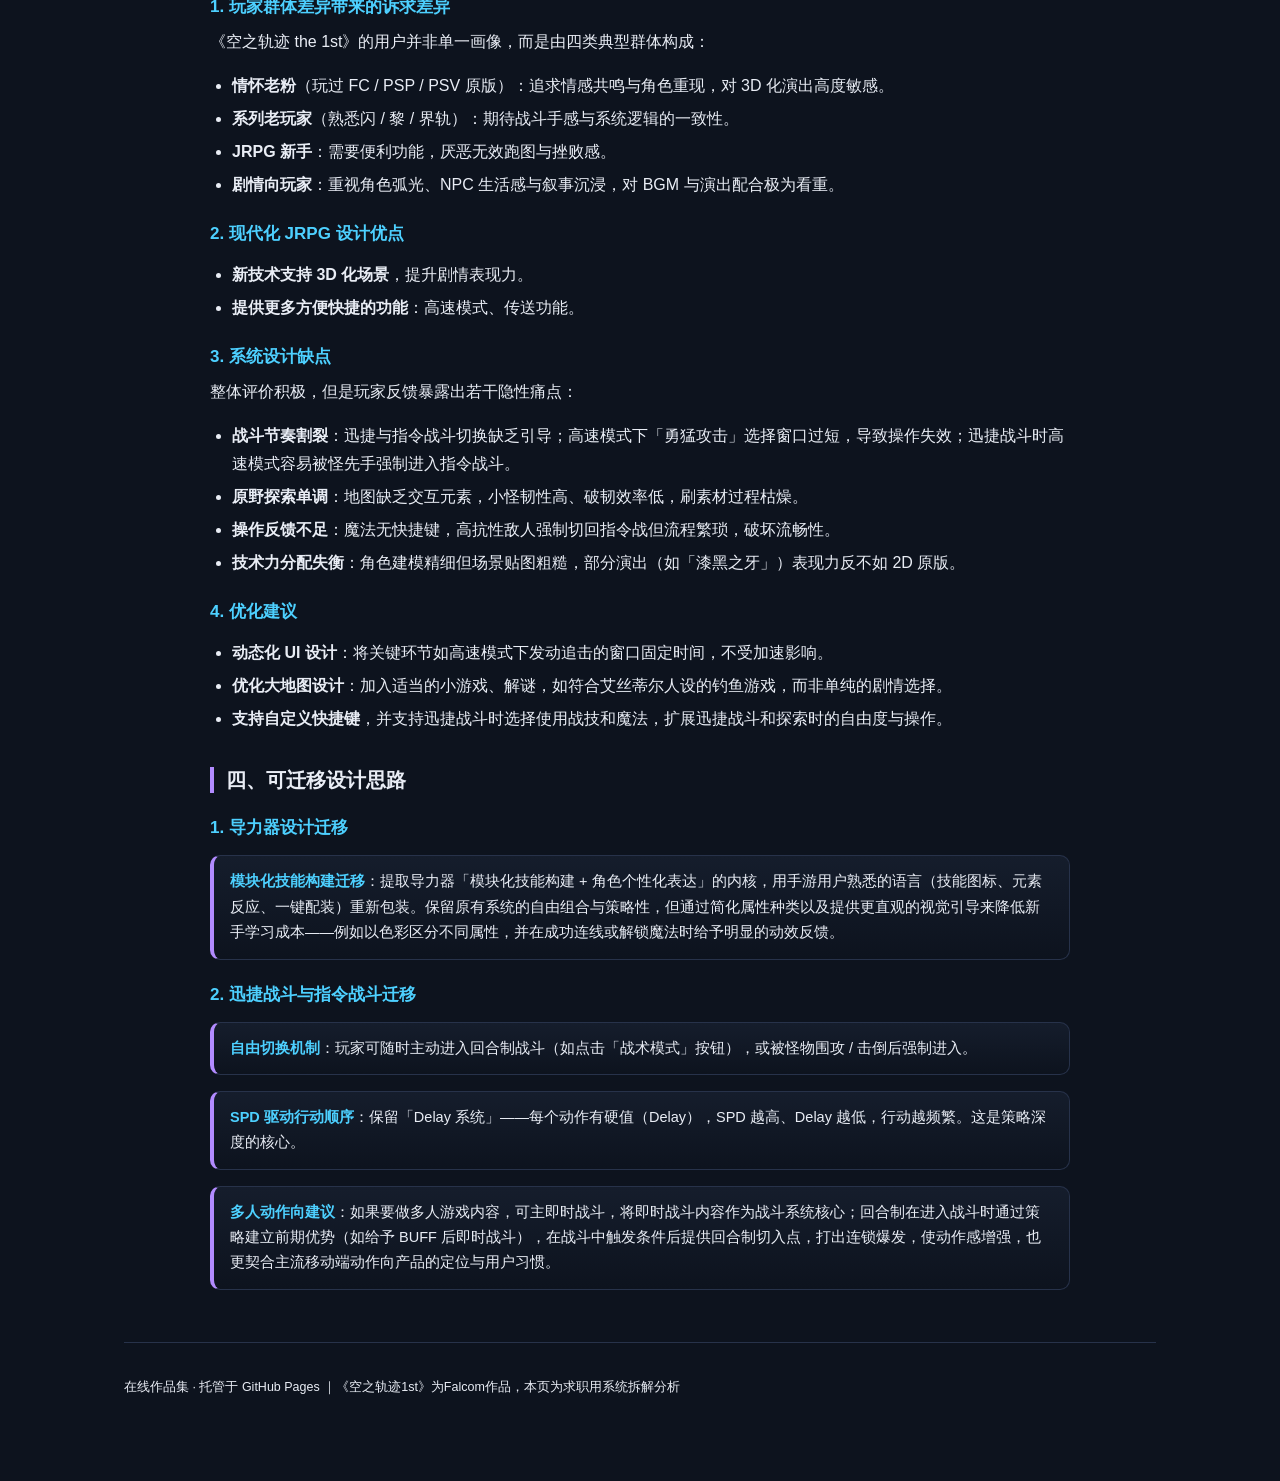
<file: works/kongzhigui-1st.html>
<!DOCTYPE html>
<html lang="zh-CN">
<head>
<meta charset="UTF-8">
<meta name="viewport" content="width=device-width, initial-scale=1.0">
<title>空之轨迹1st · 战斗与养成拆解 · 李伟翔 作品集</title>
<link rel="stylesheet" href="../assets/site.css">
</head>
<body>
<nav class="nav"><div class="nav-in">
  <span class="brand">Li<span class="dot">·</span>Weixiang</span>
  <span class="sp"></span>
  <a class="lnk" href="../index.html">返回总目录</a>
  <span class="run">在线作品集 · GitHub Pages</span>
</div></nav>
<div class="page">
  <div class="article">
    <p class="crumb"><a href="../index.html">总目录</a> / 空之轨迹1st拆解</p>
    <header class="art-head">
      <span class="badge b-sys">系统拆解 · 竞品</span>
      <h1>空之轨迹1st · 战斗与养成系统拆解</h1>
      <p class="art-meta">经典JRPG复盘 · 行动顺序/战术奖励/Build/资源循环建模 · 面向现代移动端的可迁移思路</p>
      <div class="art-dl"><a class="btn ghost" href="../files/《空之轨迹1st》战斗与养成系统拆解_精修版.docx">下载原始文件 docx</a></div>
    </header>
    <div class="art-body">

      <h2>一、项目背景与分析动机</h2>
      <p>《空之轨迹FC》（全名：《英雄传说VI 空之轨迹 First Chapter》，日文原名：英雄伝説VI 空の軌跡 FC）是由日本Falcom公司开发的一款经典日式角色扮演游戏（JRPG），于2004年首次在PC平台发售。它是《英雄传说》系列第六代作品，同时也是「轨迹系列」的开篇之作。</p>
      <p>作为 Falcom「轨迹系列」重制计划的开篇之作，《英雄传说：空之轨迹 the 1st》在保留原作经典回合制深度的同时，尝试以 3D 演出、传送等新功能吸引现代玩家。</p>
      <p>本次分析聚焦两大模块：</p>
      <ul>
        <li><b>战斗系统</b>：解析其「迅捷战斗（即时战斗）」与「指令战斗（传统回合制）」的双轨设计逻辑。</li>
        <li><b>养成系统</b>：梳理角色能力成长、Build 配置与资源循环的关系。</li>
      </ul>
      <p>作为一名游戏玩家与系统设计爱好者，本文希望通过拆解《空之轨迹 the 1st》这一经典作品，提炼其在「叙事—战斗—养成」三角关系中的系统设计智慧，并探索其在现代多平台（尤其是手游化）语境下的适配路径，沉淀为系统策划求职方向的核心拆解案例。</p>

      <h2>二、核心系统拆解</h2>

      <h3>（一）战斗系统</h3>

      <h4>1. 战斗系统的核心定位与作用</h4>
      <p>在《the 1st》中，战斗系统并非游戏的核心爽点或主要卖点，而是作为支撑整体 JRPG 体验的关键功能性模块存在。其根本定位是：服务于叙事沉浸与角色成长的策略性体验载体。</p>
      <p>具体而言，战斗系统在整个游戏架构中承担四大核心作用：</p>
      <ul>
        <li><b>第一，作为叙事的具象化接口</b>。游戏中的关键剧情冲突借助定制化的战斗场景呈现，使剧情更深入人心。</li>
        <li><b>第二，作为角色成长的验证机制</b>。玩家通过战斗直观感受到养成成果、验证 Build 构建效果；战斗的胜负、资源消耗与时间共同构成一个即时反馈系统，让「升级—配装—实战」形成正向循环，增强长期投入意愿。</li>
        <li><b>第三，作为探索的驱动力</b>。游戏地图中散布着委托和各种奖励，这些内容大部分以战斗为交互形式。</li>
        <li><b>第四，作为重玩价值与社区讨论的基础</b>。尽管是单机游戏，但其导力器系统支持高度自由的 Build 构建和二周目可继承 Build，鼓励多周目尝试不同战术。玩家可在社区分享配装方案、挑战噩梦难度，延长产品生命周期。</li>
      </ul>
      <p>与《崩坏：星穹铁道》等以战斗为核心付费点的产品不同，作为单机游戏的《空之轨迹 the 1st》的战斗系统是服务型系统，其力求与任务系统、剧情演出、角色养成无缝融合，共同构建一个可沉浸的游戏世界。</p>

      <h4>2. 战斗系统的拆解分析</h4>
      <p>战斗系统总体分为<b>迅捷战斗（即时战斗）</b>与<b>指令战斗（回合制战斗）</b>两部分。</p>

      <h5>迅捷战斗（即时战斗）</h5>
      <p>当处于迅捷战斗时，UI 界面分为如下几个部分：</p>
      <ul>
        <li><b>角色状态部分</b>：会显示角色头像、HP（生命）条、EP（蓝量）条、CP（能量）条，主控角色会突出显示 HP、EP、CP 的具体数值。</li>
        <li><b>战斗操作轮盘部分</b>：
          <ul>
            <li>鼠标左键对应操作为普通攻击，普通攻击为<b>三段</b>。</li>
            <li>鼠标右键对应操作为战技攻击，左上角<b>两格进度条</b>为战技能量，满一格时能够释放战技攻击。</li>
            <li>战技能量可以通过普通攻击和完美闪避获取。</li>
            <li>空格键可进行闪避，闪避后按下鼠标左键可以触发<b>跳跃攻击</b>；如果闪避时机正确可以触发<b>完美闪避</b>恢复<b>两格</b>战技能量；按下闪避后右键可触发<b>闪避战技攻击</b>。</li>
            <li>右上角为勇气能量条，属指令战斗内容（后文介绍）。</li>
            <li>R 键可以进入指令战斗；如果怪物的晕眩值打满则会直接进入<b>勇猛攻击</b>状态。</li>
          </ul>
        </li>
        <li><b>敌人 UI 部分</b>：会显示敌人的简单 UI，上面的为生命值，下面的为晕眩值。</li>
      </ul>
      <p>此外，在玩家等级高于怪物<b><span class="num-hl">五级</span></b>后，迅捷战斗中的伤害会翻倍，有助于提高清理地图怪物效率以获取资源。</p>
      <div class="callout">
        <b>分层战斗思想</b>：迅捷战斗并非取代回合制，而是作为「低强度清怪」的效率层存在，既保留策略深度，又降低日常体验摩擦——这种「分层战斗」思路值得在手游中复用。
      </div>

      <h5>指令战斗（回合制战斗）</h5>
      <p>指令战斗也是游戏最为核心的战斗机制，<b>Boss 战斗全部采用单纯回合制战斗方式</b>。战斗中会有<b>篮圈</b>示意角色可移动范围，<b>橙圈</b>示意战斗范围和技能范围。</p>
      <p>部分介绍如下：</p>
      <ul>
        <li><b>角色状态部分</b>：会显示角色头像、HP 条、EP 条、CP 条，主控角色会突出显示 HP、EP、CP 的具体数值。</li>
        <li><b>怪物信息部分</b>：由上到下依次为怪物名称、生命值、晕眩值、弱点属性。</li>
        <li><b>怪物属性查看（按 T）</b>：分为四个部分——
          <ul>
            <li><b>基础属性</b>：名称、LEVEL（等级）、EXP（可获得经验）、HP（生命值）、STUN（晕眩值）、STR（物理攻击）、DEF（物理防御）、SPD（速度）、ATS（魔法攻击）、ADF（魔法防御）。</li>
            <li><b>可掉落物</b>：晶石和道具。</li>
            <li><b>弱点倍率</b>：不同弱点倍率也可能不相同。</li>
            <li><b>可承受异常效果</b>：分为特效（蓝色双圆圈）、有效（圆圈）、弱效（三角形）、无效（叉）。</li>
          </ul>
        </li>
        <li><b>行动顺序部分</b>：由上到下按速度排列行动顺序，按住 G 可查看具体行动顺序。其中 <b>delay 为延迟（僵直时间）</b>，任何行动后都会产生，且随着威力越高的行动而更大。右侧小图标：感叹号、HP 为 <b>AT 奖励</b>；如果同时触发多个同名效果会增强该效果；如果击晕敌人会夺取其 AT 奖励。</li>
        <li><b>角色能力值与超能驱动效果</b>：角色能力值内容与怪物行动值一致；超能驱动效果左侧为共有效果，右侧为该角色特有效果。</li>
        <li><b>S-Break 即终极技能</b>：消耗所有 CP 可以无视行动顺序发动终极技能。</li>
      </ul>
      <p><b>战斗操作轮盘</b>：实行双轮盘，按 E 可切换轮盘。</p>
      <ul>
        <li><b>左边轮盘内容</b>：
          <ul>
            <li><b>F 战技攻击</b>：按下后可选择战技，会显示战技内容如「物理攻击伤害等级 / 范围 / 战技的特性」，并展示技能图标、技能名称、消耗的 CP 值。</li>
            <li><b>鼠标左键普通攻击</b>。</li>
            <li><b>R 导力魔法攻击</b>：按下后可选使用的魔法，内容与战技相似，但魔法需要一定的吟唱时间，并标注魔法攻击伤害等级 / 范围 / 魔法特性，以及技能属性、技能名称、消耗的 EP 值。</li>
            <li><b>V 超限驱动</b>：发光后可启用超能驱动（行动顺序部分已介绍功能）。</li>
          </ul>
        </li>
        <li><b>右边轮盘内容</b>：F 道具、鼠标左键防御、鼠标右键长按脱离战斗。</li>
      </ul>
      <p>轮盘右上角为<b>勇气条</b>，可通过战斗和破坏野外物件获得，可用来发动勇猛攻击。勇猛攻击包括<b>连锁和追击</b>——对晕眩敌人造成伤害后可发动追击并回复一点勇气；消耗<b>三格</b>勇气可发动连锁攻击。</p>
      <p>战斗结束后会进入结算画面：左侧显示掉落的道具，右侧显示获取的经验值和晶石数量；按照对战的不同战术可获得<b>经验倍率提升</b>。指令战斗与迅捷战斗均有对应的战术高光与奖励倍率设定。</p>

      <h3>（二）养成系统</h3>

      <h4>1. 养成系统的核心定位与作用</h4>
      <p>养成系统是连接叙事、战斗与探索三大支柱的<b>中枢机制</b>，服务于 JRPG 细腻叙事这一核心体验。空之轨迹1st中的养成主要由<b>基本养成</b>（等级、装备、道具）与<b>核心养成（导力器装置）</b>构成。</p>
      <p>养成系统的核心作用如下：</p>
      <ul>
        <li><b>第一，塑造角色形象</b>。JRPG 的核心循环是「提供动机—达成预期目标—过渡期—提供下一个动机」，其核心是扮演角色，所以对游戏中的导力器进行了相对限制，使角色培养存在自由度的同时能够符合人设，增强玩家的代入感。</li>
        <li><b>第二，给战斗提供策略空间</b>。导力回路的组合自由度很高，但又不至于失控。可以去配装实现不同的流派，在实战中影响玩家的打法节奏、资源管理、站位思路。</li>
        <li><b>第三，推动玩家探索</b>。特定回路须完成特定支线、打隐藏怪才能获得。养成需求变成了探索动机，地图也因此活了起来。</li>
        <li><b>第四，多种 Build 延长游戏寿命</b>。一周目多用常规推荐配装稳扎稳打通关，在多周目难度时拥有一定游戏理解后可以尝试新的 Build 玩，这种尝试成本低、乐趣高。玩家自发分享配装、挑战极限，社区讨论也就有了内容。</li>
      </ul>
      <p>相比较于常规的套装养成，游戏提供了更为自由丰富的导力器与结晶回路养成，对于减少网游带来的重复性有很大的帮助。</p>

      <h4>2. 养成系统的拆解分析</h4>
      <p>养成系统会提升玩家能力值和获得技能，养成分为<b>基础养成</b>和<b>核心结晶回路养成</b>。能力值的情况如下表：</p>
      <div class="table-wrap">
        <table>
          <thead>
            <tr><th>能力值显示名称</th><th>能力值名称</th><th>能力值作用</th></tr>
          </thead>
          <tbody>
            <tr><td>HP</td><td>生命值</td><td>变为0时无法战斗</td></tr>
            <tr><td>EP</td><td>能量点数</td><td>使用魔法消耗</td></tr>
            <tr><td>CP</td><td>战技点数</td><td>使用战技消耗</td></tr>
            <tr><td>STR</td><td>攻击力</td><td>物理攻击造成伤害</td></tr>
            <tr><td>DEF</td><td>防御力</td><td>受到物理攻击伤害</td></tr>
            <tr><td>ATS</td><td>魔法攻击</td><td>魔法攻击造成伤害</td></tr>
            <tr><td>ADF</td><td>魔法防御</td><td>受到魔法攻击伤害</td></tr>
            <tr><td>DEX</td><td>灵巧度</td><td>影响普通和战技攻击命中率</td></tr>
            <tr><td>AGL</td><td>敏捷度</td><td>影响普通和战技攻击回避率</td></tr>
            <tr><td>MOV</td><td>移动力</td><td>1次移动可移动的范围</td></tr>
            <tr><td>RNG</td><td>射程</td><td>普通攻击的射程范围</td></tr>
            <tr><td>SPD</td><td>行动力</td><td>下次行动的时间</td></tr>
            <tr><td>命中率+</td><td></td><td>普通和战技攻击的额外命中率</td></tr>
            <tr><td>必杀率+</td><td></td><td>普通和战技攻击的暴击概率</td></tr>
            <tr><td>回避率+</td><td></td><td>闪避物理攻击的额外概率</td></tr>
            <tr><td>魔法回避率+</td><td></td><td>闪避魔法攻击的额外概率</td></tr>
          </tbody>
        </table>
      </div>
      <p><b>基础养成</b>分为等级、装备、道具和技能部分：</p>
      <ul>
        <li><b>等级养成</b>：会提升表中红色能力值，通过战斗、料理制作等方式提供经验值。</li>
        <li><b>装备</b>：主要分为武器、身体防具、脚部防具和两个配件组成。武器可提供双攻击；身体防具可提供双防御；脚部防具提供魔法防御、移动力、速度力；配件位置则提供各种属性和异常抗性。</li>
        <li><b>道具</b>：使用后可提供能力值提升。</li>
        <li><b>技能</b>：通过升级等级和支援等级可获得战技和支援技能。</li>
      </ul>
      <p><b>核心结晶回路养成</b>：导力器是结晶回路的载体；结晶回路需要通过打怪掉落的结晶合成，用于解锁导力魔法。导力器总共有<b><span class="num-hl">6个</span>槽位</b>，槽位可在<b>工房升级解锁</b>，解锁后可提升 EP 上限和魔法攻击力。左右插槽各自联通，中间可联通两边；左右插槽对应右下角的 Line1、Line2。镶嵌的珠子会提供属性值和加成，Line1、Line2 中存在的属性可以解锁不同的技能——例如左边插槽拥有一土一幻，则解锁结晶防护魔法。</p>

      <h2>三、玩家体验洞察</h2>
      <p>在对《空之轨迹 the 1st》重制版进行系统拆解的同时，基于 IGN 中国、知乎评测和社媒如哔哩哔哩等平台的玩家评测与体验，通过交叉比对形成若干体验洞察，旨在为系统设计提供以用户为中心的决策依据。</p>

      <h3>1. 玩家群体差异带来的诉求差异</h3>
      <p>《空之轨迹 the 1st》的用户并非单一画像，而是由四类典型群体构成：</p>
      <ul>
        <li><b>情怀老粉</b>（玩过 FC / PSP / PSV 原版）：追求情感共鸣与角色重现，对 3D 化演出高度敏感。</li>
        <li><b>系列老玩家</b>（熟悉闪 / 黎 / 界轨）：期待战斗手感与系统逻辑的一致性。</li>
        <li><b>JRPG 新手</b>：需要便利功能，厌恶无效跑图与挫败感。</li>
        <li><b>剧情向玩家</b>：重视角色弧光、NPC 生活感与叙事沉浸，对 BGM 与演出配合极为看重。</li>
      </ul>

      <h3>2. 现代化 JRPG 设计优点</h3>
      <ul>
        <li><b>新技术支持 3D 化场景</b>，提升剧情表现力。</li>
        <li><b>提供更多方便快捷的功能</b>：高速模式、传送功能。</li>
      </ul>

      <h3>3. 系统设计缺点</h3>
      <p>整体评价积极，但是玩家反馈暴露出若干隐性痛点：</p>
      <ul>
        <li><b>战斗节奏割裂</b>：迅捷与指令战斗切换缺乏引导；高速模式下「勇猛攻击」选择窗口过短，导致操作失效；迅捷战斗时高速模式容易被怪先手强制进入指令战斗。</li>
        <li><b>原野探索单调</b>：地图缺乏交互元素，小怪韧性高、破韧效率低，刷素材过程枯燥。</li>
        <li><b>操作反馈不足</b>：魔法无快捷键，高抗性敌人强制切回指令战但流程繁琐，破坏流畅性。</li>
        <li><b>技术力分配失衡</b>：角色建模精细但场景贴图粗糙，部分演出（如「漆黑之牙」）表现力反不如 2D 原版。</li>
      </ul>

      <h3>4. 优化建议</h3>
      <ul>
        <li><b>动态化 UI 设计</b>：将关键环节如高速模式下发动追击的窗口固定时间，不受加速影响。</li>
        <li><b>优化大地图设计</b>：加入适当的小游戏、解谜，如符合艾丝蒂尔人设的钓鱼游戏，而非单纯的剧情选择。</li>
        <li><b>支持自定义快捷键</b>，并支持迅捷战斗时选择使用战技和魔法，扩展迅捷战斗和探索时的自由度与操作。</li>
      </ul>

      <h2>四、可迁移设计思路</h2>

      <h3>1. 导力器设计迁移</h3>
      <div class="callout">
        <b>模块化技能构建迁移</b>：提取导力器「模块化技能构建 + 角色个性化表达」的内核，用手游用户熟悉的语言（技能图标、元素反应、一键配装）重新包装。保留原有系统的自由组合与策略性，但通过简化属性种类以及提供更直观的视觉引导来降低新手学习成本——例如以色彩区分不同属性，并在成功连线或解锁魔法时给予明显的动效反馈。
      </div>

      <h3>2. 迅捷战斗与指令战斗迁移</h3>
      <div class="callout">
        <b>自由切换机制</b>：玩家可随时主动进入回合制战斗（如点击「战术模式」按钮），或被怪物围攻 / 击倒后强制进入。
      </div>
      <div class="callout">
        <b>SPD 驱动行动顺序</b>：保留「Delay 系统」——每个动作有硬值（Delay），SPD 越高、Delay 越低，行动越频繁。这是策略深度的核心。
      </div>
      <div class="callout">
        <b>多人动作向建议</b>：如果要做多人游戏内容，可主即时战斗，将即时战斗内容作为战斗系统核心；回合制在进入战斗时通过策略建立前期优势（如给予 BUFF 后即时战斗），在战斗中触发条件后提供回合制切入点，打出连锁爆发，使动作感增强，也更契合主流移动端动作向产品的定位与用户习惯。
      </div>

    </div>
  </div>
  <footer><p>在线作品集 · 托管于 GitHub Pages ｜《空之轨迹1st》为Falcom作品，本页为求职用系统拆解分析</p></footer>
</div>
</body>
</html>
</file>
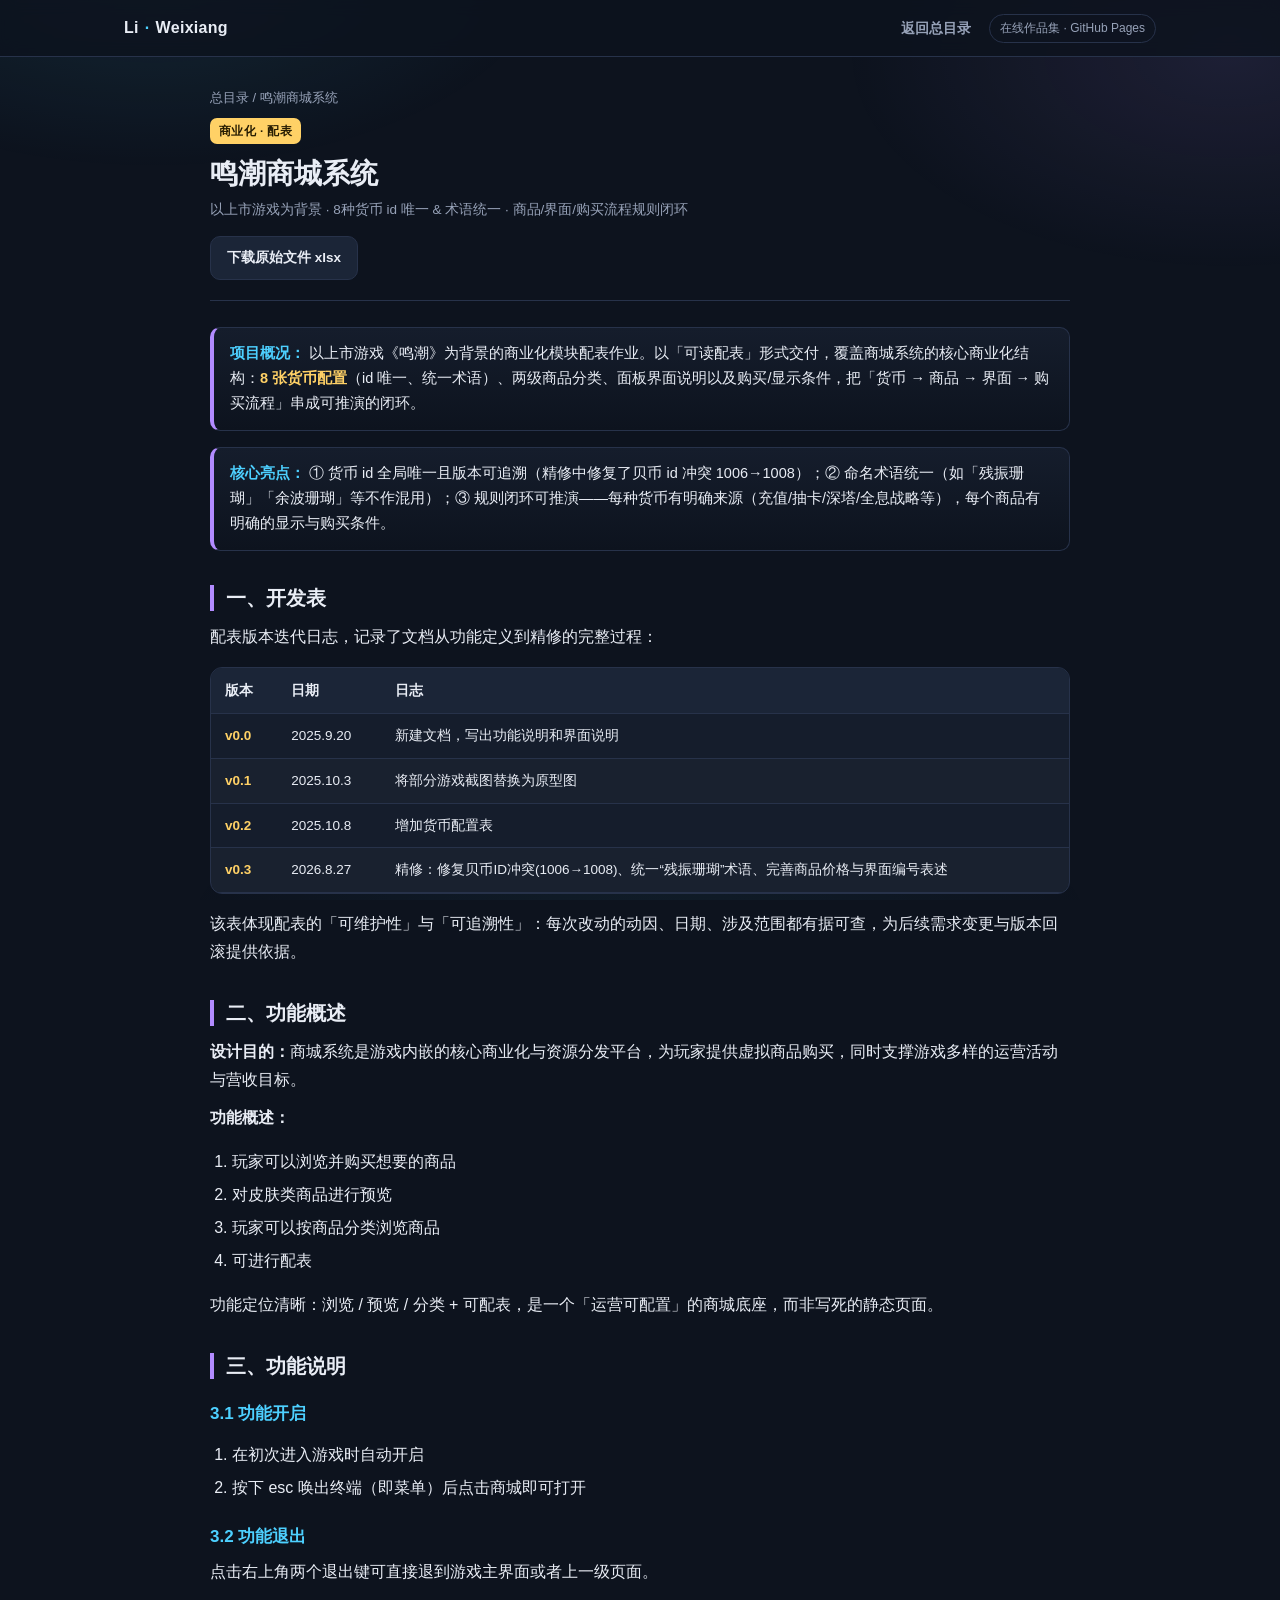
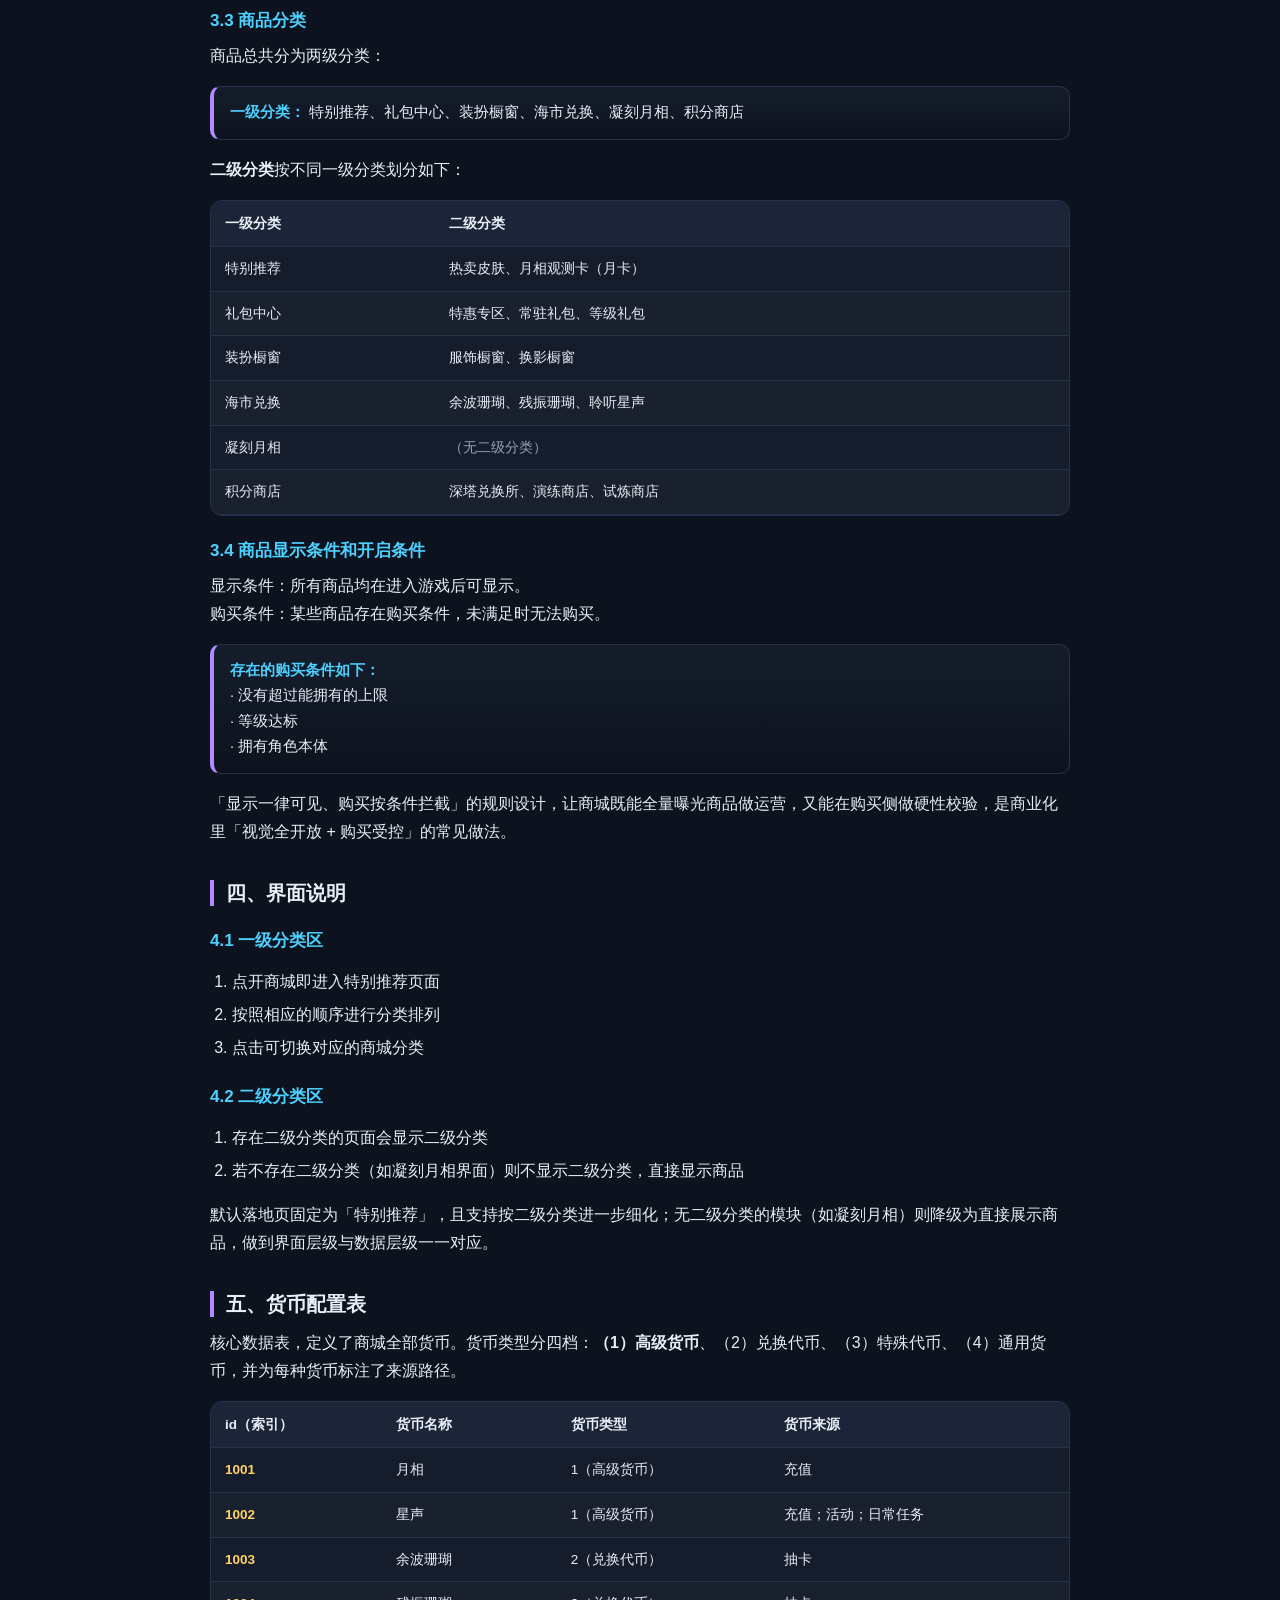
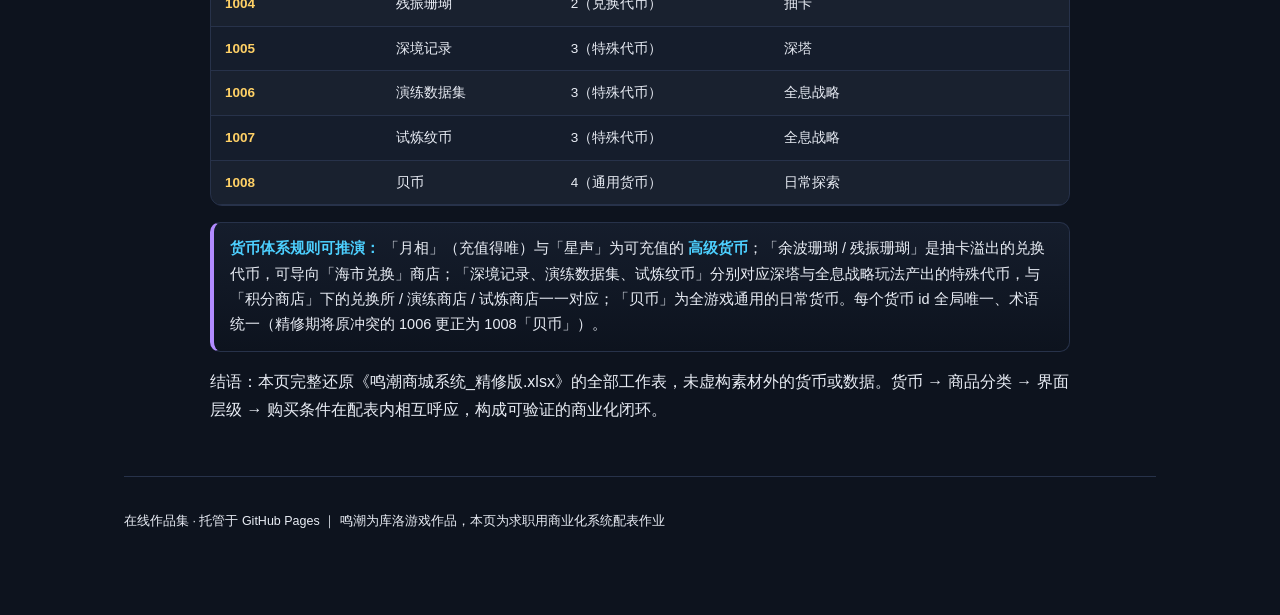
<file: works/mingchao-mall.html>
<!DOCTYPE html>
<html lang="zh-CN">
<head>
<meta charset="UTF-8">
<meta name="viewport" content="width=device-width, initial-scale=1.0">
<title>鸣潮商城系统 · 李伟翔 作品集</title>
<link rel="stylesheet" href="../assets/site.css">
</head>
<body>
<nav class="nav"><div class="nav-in">
  <span class="brand">Li<span class="dot">·</span>Weixiang</span>
  <span class="sp"></span>
  <a class="lnk" href="../index.html">返回总目录</a>
  <span class="run">在线作品集 · GitHub Pages</span>
</div></nav>
<div class="page">
  <div class="article">
    <p class="crumb"><a href="../index.html">总目录</a> / 鸣潮商城系统</p>
    <header class="art-head">
      <span class="badge b-com">商业化 · 配表</span>
      <h1>鸣潮商城系统</h1>
      <p class="art-meta">以上市游戏为背景 · 8种货币 id 唯一 & 术语统一 · 商品/界面/购买流程规则闭环</p>
      <div class="art-dl"><a class="btn ghost" href="../files/鸣潮商城系统_精修版.xlsx">下载原始文件 xlsx</a></div>
    </header>
    <div class="art-body">

      <div class="callout">
        <b>项目概况：</b> 以上市游戏《鸣潮》为背景的商业化模块配表作业。以「可读配表」形式交付，覆盖商城系统的核心商业化结构：<span class="num-hl">8 张货币配置</span>（id 唯一、统一术语）、两级商品分类、面板界面说明以及购买/显示条件，把「货币 → 商品 → 界面 → 购买流程」串成可推演的闭环。
      </div>

      <div class="callout">
        <b>核心亮点：</b> ① 货币 id 全局唯一且版本可追溯（精修中修复了贝币 id 冲突 1006→1008）；② 命名术语统一（如「残振珊瑚」「余波珊瑚」等不作混用）；③ 规则闭环可推演——每种货币有明确来源（充值/抽卡/深塔/全息战略等），每个商品有明确的显示与购买条件。
      </div>

      <h2>一、开发表</h2>
      <p>配表版本迭代日志，记录了文档从功能定义到精修的完整过程：</p>
      <div class="table-wrap"><table>
        <thead><tr><th>版本</th><th>日期</th><th>日志</th></tr></thead>
        <tbody>
          <tr><td class="num-hl">v0.0</td><td>2025.9.20</td><td>新建文档，写出功能说明和界面说明</td></tr>
          <tr><td class="num-hl">v0.1</td><td>2025.10.3</td><td>将部分游戏截图替换为原型图</td></tr>
          <tr><td class="num-hl">v0.2</td><td>2025.10.8</td><td>增加货币配置表</td></tr>
          <tr><td class="num-hl">v0.3</td><td>2026.8.27</td><td>精修：修复贝币ID冲突(1006→1008)、统一“残振珊瑚”术语、完善商品价格与界面编号表述</td></tr>
        </tbody>
      </table></div>
      <p>该表体现配表的「可维护性」与「可追溯性」：每次改动的动因、日期、涉及范围都有据可查，为后续需求变更与版本回滚提供依据。</p>

      <h2>二、功能概述</h2>
      <p><b>设计目的：</b>商城系统是游戏内嵌的核心商业化与资源分发平台，为玩家提供虚拟商品购买，同时支撑游戏多样的运营活动与营收目标。</p>
      <p><b>功能概述：</b></p>
      <ol>
        <li>玩家可以浏览并购买想要的商品</li>
        <li>对皮肤类商品进行预览</li>
        <li>玩家可以按商品分类浏览商品</li>
        <li>可进行配表</li>
      </ol>
      <p>功能定位清晰：浏览 / 预览 / 分类 + 可配表，是一个「运营可配置」的商城底座，而非写死的静态页面。</p>

      <h2>三、功能说明</h2>
      <h3>3.1 功能开启</h3>
      <ol>
        <li>在初次进入游戏时自动开启</li>
        <li>按下 esc 唤出终端（即菜单）后点击商城即可打开</li>
      </ol>
      <h3>3.2 功能退出</h3>
      <p>点击右上角两个退出键可直接退到游戏主界面或者上一级页面。</p>
      <h3>3.3 商品分类</h3>
      <p>商品总共分为两级分类：</p>
      <div class="callout">
        <b>一级分类：</b> 特别推荐、礼包中心、装扮橱窗、海市兑换、凝刻月相、积分商店
      </div>
      <p><b>二级分类</b>按不同一级分类划分如下：</p>
      <div class="table-wrap"><table>
        <thead><tr><th>一级分类</th><th>二级分类</th></tr></thead>
        <tbody>
          <tr><td>特别推荐</td><td>热卖皮肤、月相观测卡（月卡）</td></tr>
          <tr><td>礼包中心</td><td>特惠专区、常驻礼包、等级礼包</td></tr>
          <tr><td>装扮橱窗</td><td>服饰橱窗、换影橱窗</td></tr>
          <tr><td>海市兑换</td><td>余波珊瑚、残振珊瑚、聆听星声</td></tr>
          <tr><td>凝刻月相</td><td class="mut">（无二级分类）</td></tr>
          <tr><td>积分商店</td><td>深塔兑换所、演练商店、试炼商店</td></tr>
        </tbody>
      </table></div>
      <h3>3.4 商品显示条件和开启条件</h3>
      <p>显示条件：所有商品均在进入游戏后可显示。<br>购买条件：某些商品存在购买条件，未满足时无法购买。</p>
      <div class="callout">
        <b>存在的购买条件如下：</b><br>
        · 没有超过能拥有的上限<br>
        · 等级达标<br>
        · 拥有角色本体
      </div>
      <p>「显示一律可见、购买按条件拦截」的规则设计，让商城既能全量曝光商品做运营，又能在购买侧做硬性校验，是商业化里「视觉全开放 + 购买受控」的常见做法。</p>

      <h2>四、界面说明</h2>
      <h3>4.1 一级分类区</h3>
      <ol>
        <li>点开商城即进入特别推荐页面</li>
        <li>按照相应的顺序进行分类排列</li>
        <li>点击可切换对应的商城分类</li>
      </ol>
      <h3>4.2 二级分类区</h3>
      <ol>
        <li>存在二级分类的页面会显示二级分类</li>
        <li>若不存在二级分类（如凝刻月相界面）则不显示二级分类，直接显示商品</li>
      </ol>
      <p>默认落地页固定为「特别推荐」，且支持按二级分类进一步细化；无二级分类的模块（如凝刻月相）则降级为直接展示商品，做到界面层级与数据层级一一对应。</p>

      <h2>五、货币配置表</h2>
      <p>核心数据表，定义了商城全部货币。货币类型分四档：<b>（1）高级货币</b>、（2）兑换代币、（3）特殊代币、（4）通用货币，并为每种货币标注了来源路径。</p>
      <div class="table-wrap"><table>
        <thead><tr><th>id（索引）</th><th>货币名称</th><th>货币类型</th><th>货币来源</th></tr></thead>
        <tbody>
          <tr><td class="num-hl">1001</td><td>月相</td><td>1（高级货币）</td><td>充值</td></tr>
          <tr><td class="num-hl">1002</td><td>星声</td><td>1（高级货币）</td><td>充值；活动；日常任务</td></tr>
          <tr><td class="num-hl">1003</td><td>余波珊瑚</td><td>2（兑换代币）</td><td>抽卡</td></tr>
          <tr><td class="num-hl">1004</td><td>残振珊瑚</td><td>2（兑换代币）</td><td>抽卡</td></tr>
          <tr><td class="num-hl">1005</td><td>深境记录</td><td>3（特殊代币）</td><td>深塔</td></tr>
          <tr><td class="num-hl">1006</td><td>演练数据集</td><td>3（特殊代币）</td><td>全息战略</td></tr>
          <tr><td class="num-hl">1007</td><td>试炼纹币</td><td>3（特殊代币）</td><td>全息战略</td></tr>
          <tr><td class="num-hl">1008</td><td>贝币</td><td>4（通用货币）</td><td>日常探索</td></tr>
        </tbody>
      </table></div>
      <div class="callout">
        <b>货币体系规则可推演：</b>
        「月相」（充值得唯）与「星声」为可充值的 <b>高级货币</b>；「余波珊瑚 / 残振珊瑚」是抽卡溢出的兑换代币，可导向「海市兑换」商店；「深境记录、演练数据集、试炼纹币」分别对应深塔与全息战略玩法产出的特殊代币，与「积分商店」下的兑换所 / 演练商店 / 试炼商店一一对应；「贝币」为全游戏通用的日常货币。每个货币 id 全局唯一、术语统一（精修期将原冲突的 1006 更正为 1008「贝币」）。
      </div>
      <p>结语：本页完整还原《鸣潮商城系统_精修版.xlsx》的全部工作表，未虚构素材外的货币或数据。货币 → 商品分类 → 界面层级 → 购买条件在配表内相互呼应，构成可验证的商业化闭环。</p>

    </div>
  </div>
  <footer><p>在线作品集 · 托管于 GitHub Pages ｜ 鸣潮为库洛游戏作品，本页为求职用商业化系统配表作业</p></footer>
</div>
</body>
</html>
</file>
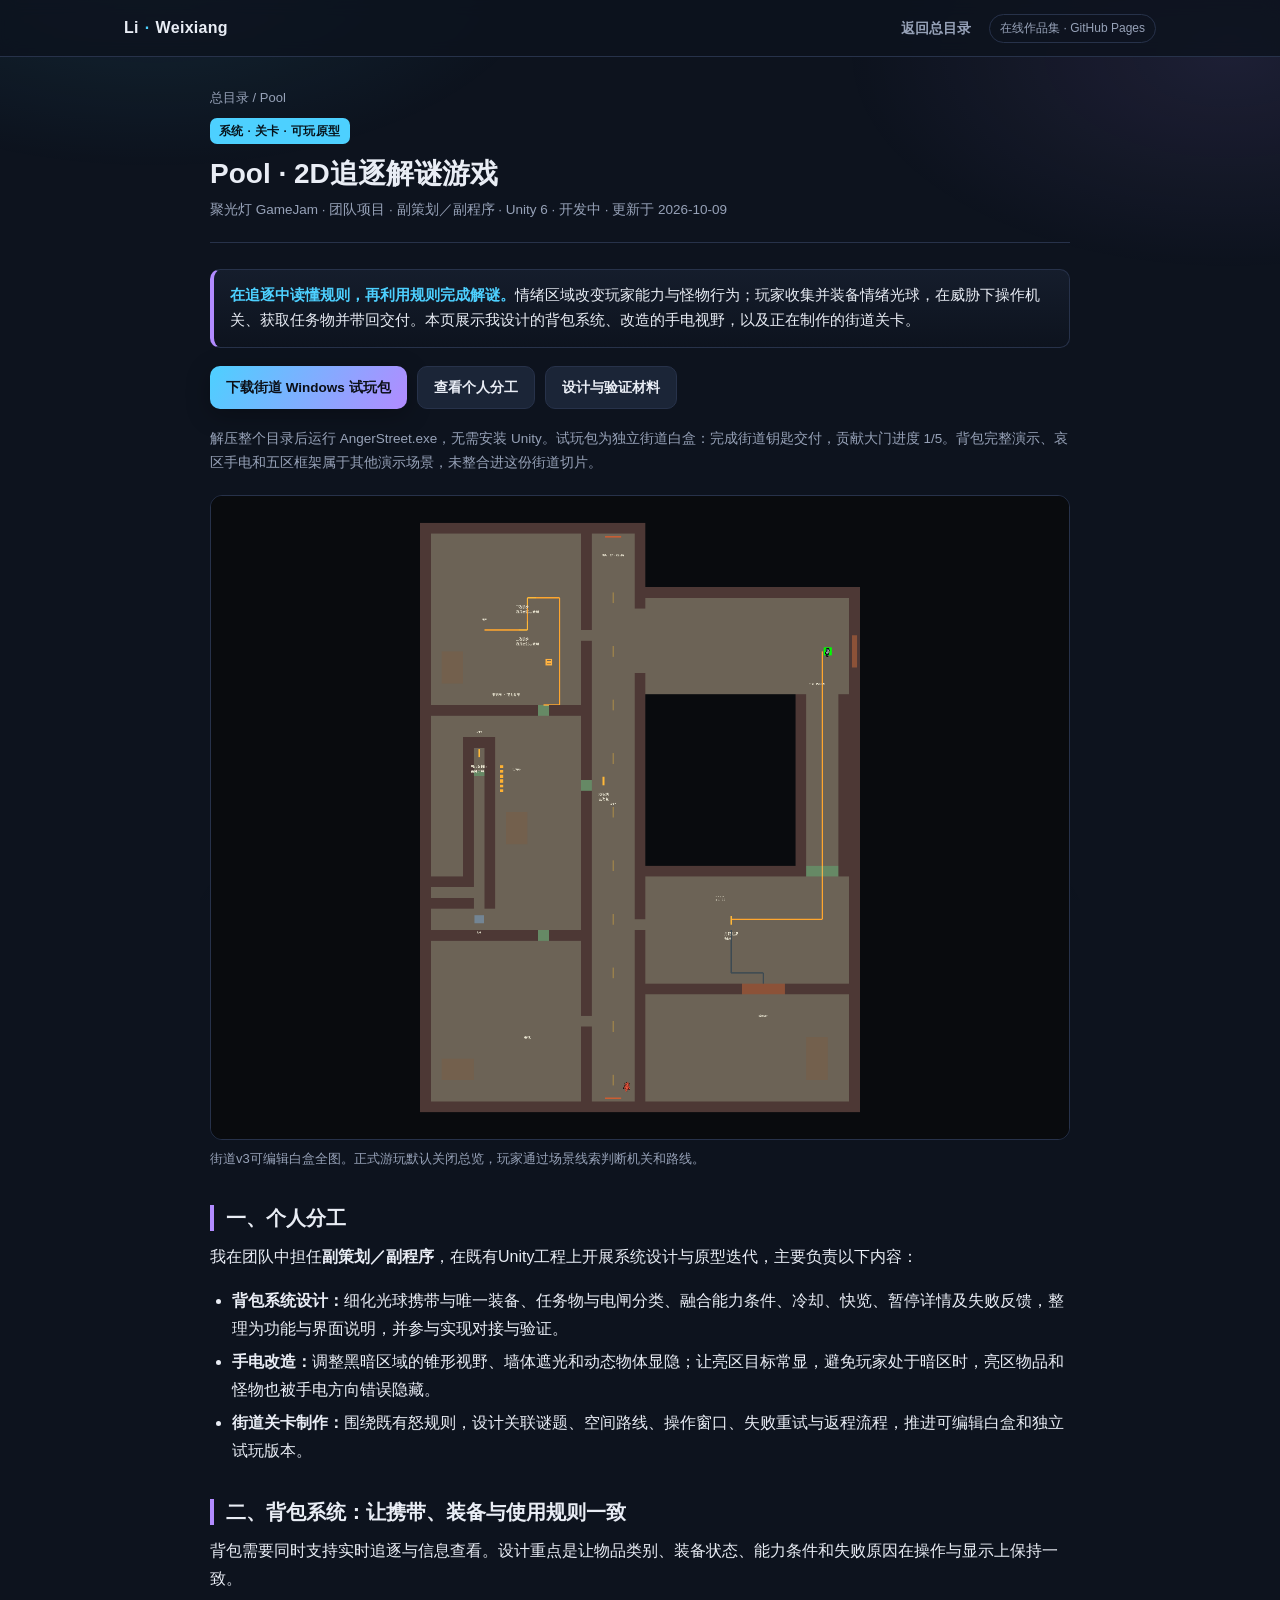
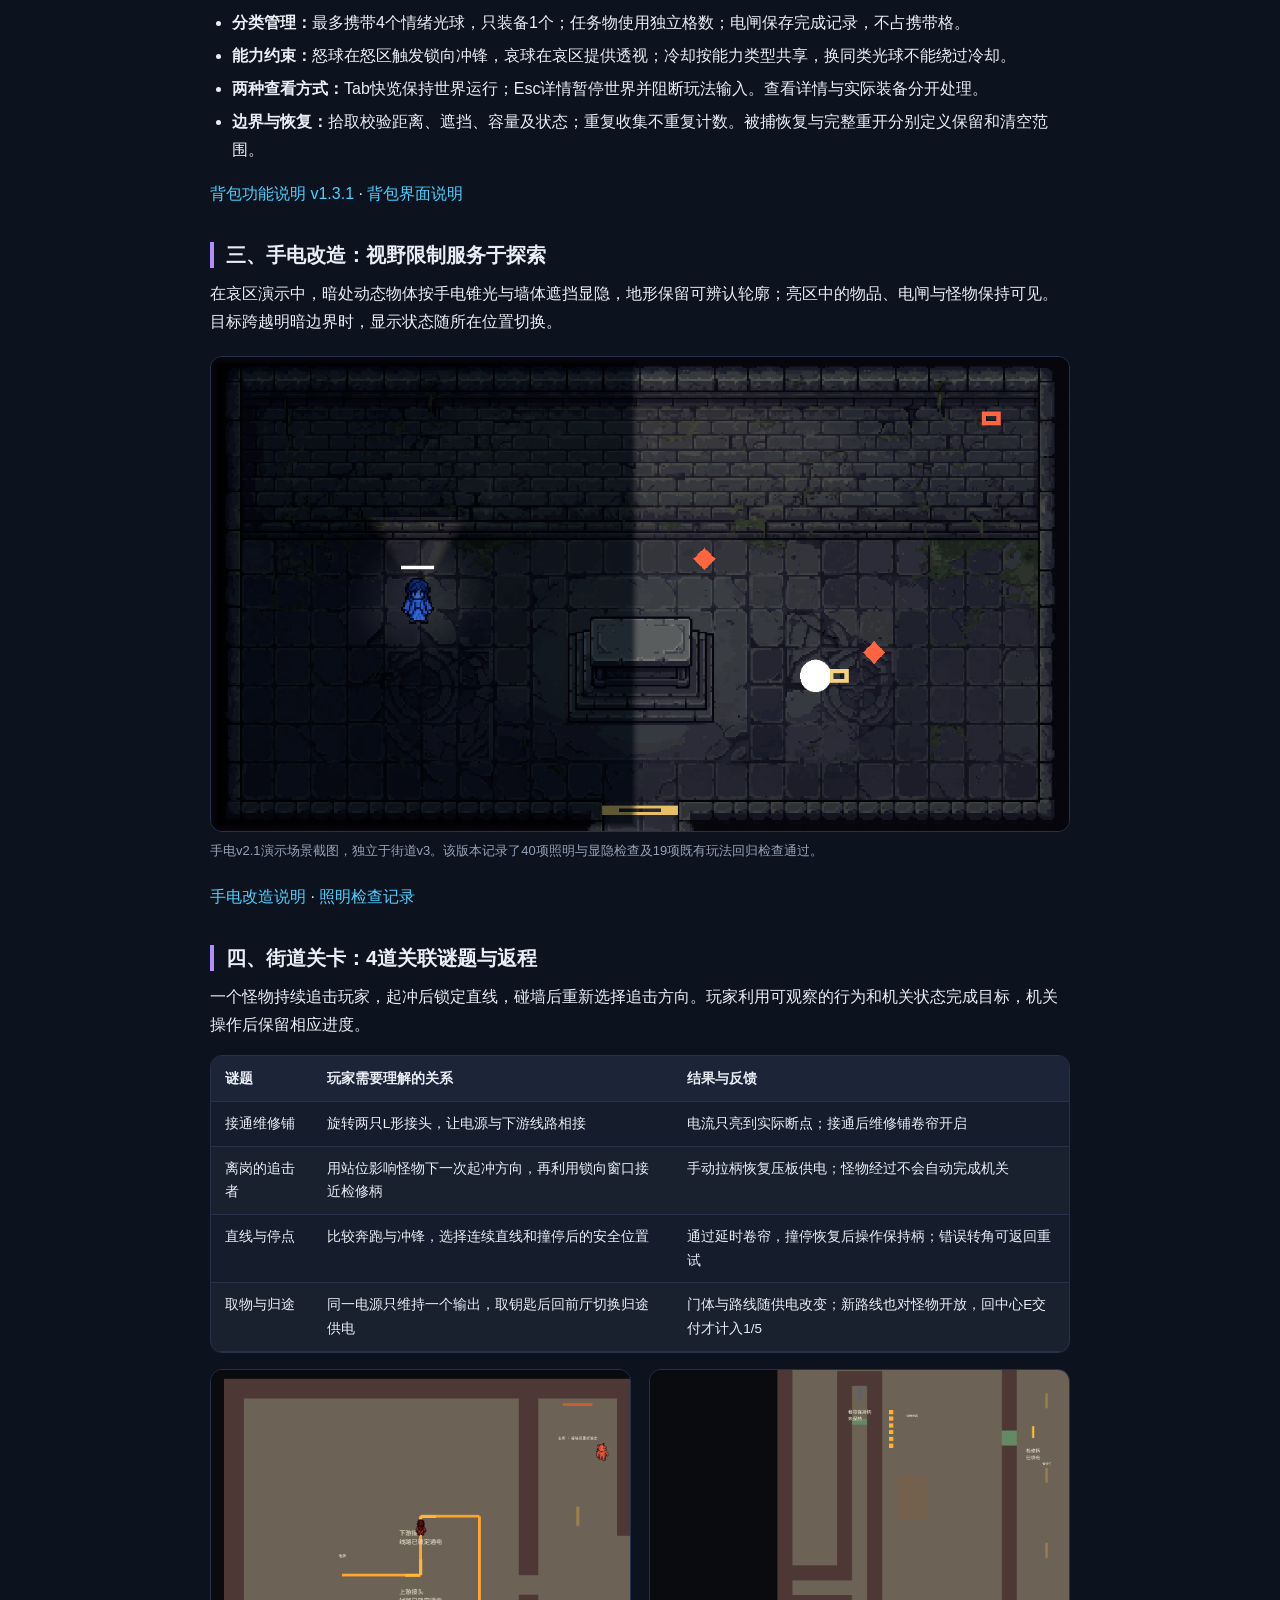
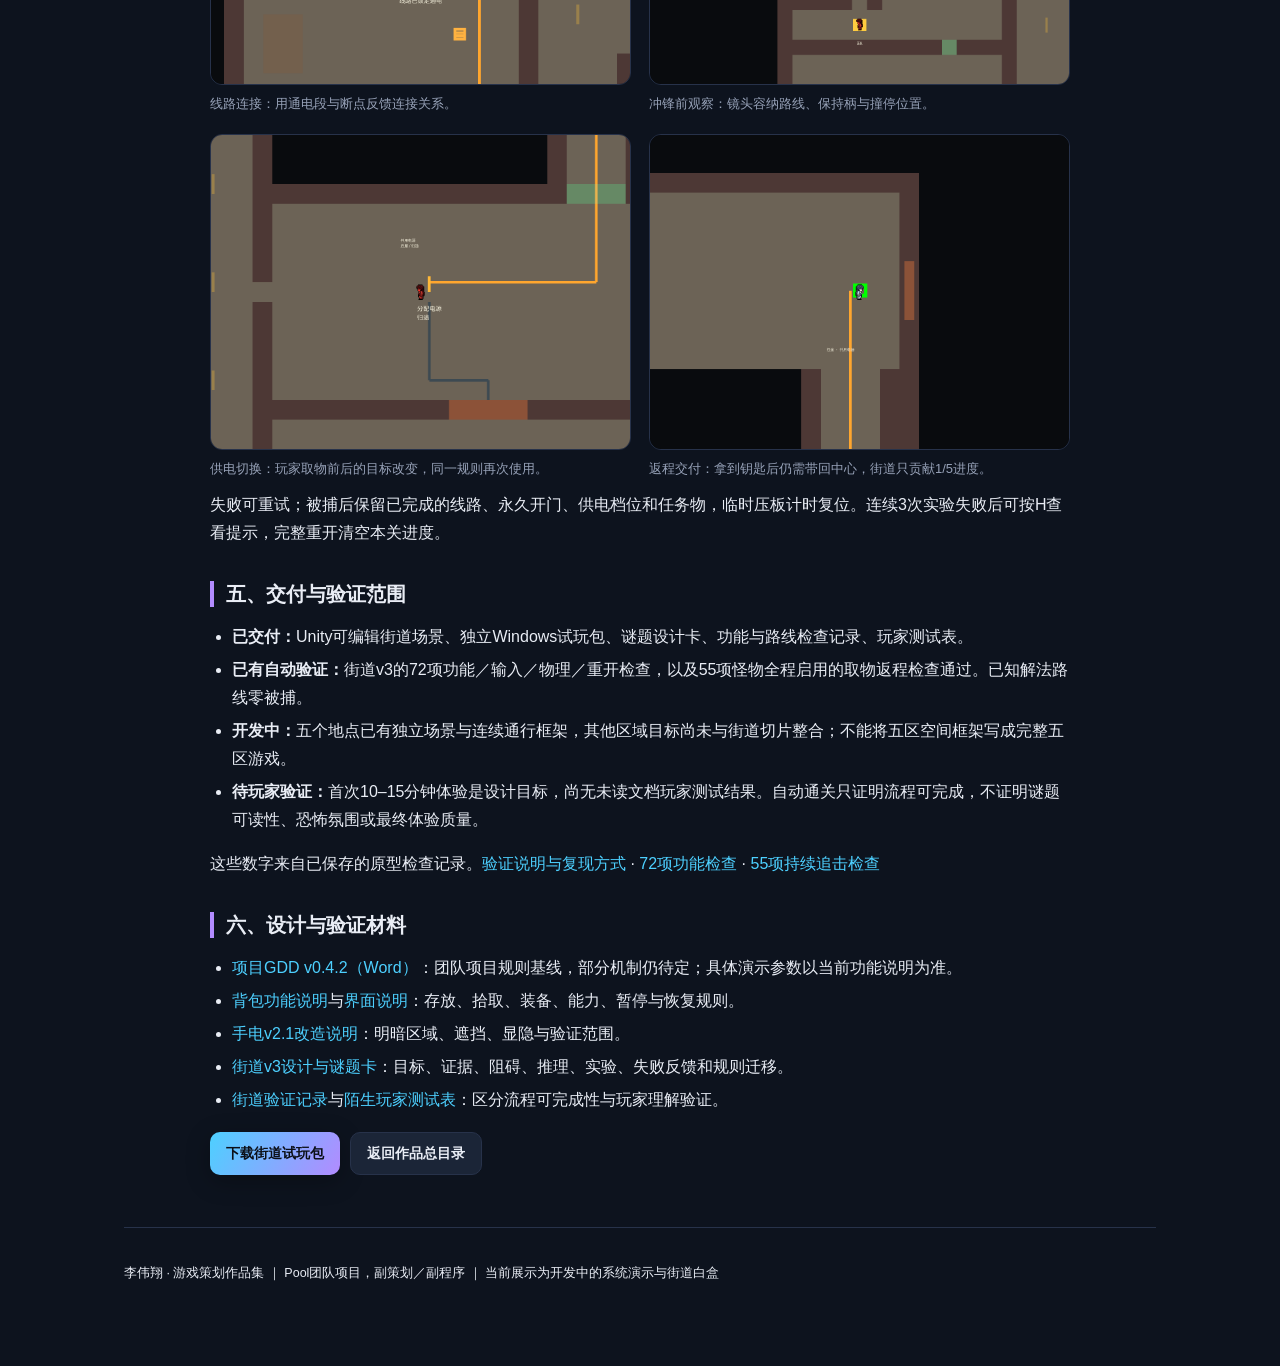
<file: works/pool.html>
<!DOCTYPE html>
<html lang="zh-CN">
<head>
<meta charset="UTF-8">
<meta name="viewport" content="width=device-width, initial-scale=1.0">
<meta name="description" content="Pool：Unity 2D追逐解谜GameJam项目。李伟翔担任副策划／副程序，负责背包设计、手电改造与街道关卡制作，提供设计说明、实机截图、验证记录与Windows试玩包。">
<title>Pool · 系统与关卡设计 · 李伟翔作品集</title>
<link rel="stylesheet" href="../assets/site.css">
<style>
.project-links{display:flex;gap:10px;flex-wrap:wrap;margin:18px 0}
.project-media{display:block;width:100%;height:auto;border:1px solid var(--rule);border-radius:12px;background:var(--bg2)}
.project-figure{margin:20px 0}
.project-figure figcaption{color:var(--muted);font-size:13px;margin-top:8px}
.gallery{display:grid;grid-template-columns:1fr 1fr;gap:18px}
.gallery .project-figure{margin:0}
.nav-in{flex-wrap:wrap}
@media(max-width:600px){.gallery{grid-template-columns:1fr}.nav .run{display:none}.art-head h1{font-size:24px}.project-links .btn{flex:1;justify-content:center}.project-links .btn:first-child{flex-basis:100%}}
</style>
</head>
<body>
<nav class="nav"><div class="nav-in">
  <span class="brand">Li<span class="dot">·</span>Weixiang</span>
  <span class="sp"></span>
  <a class="lnk" href="../">返回总目录</a>
  <span class="run">在线作品集 · GitHub Pages</span>
</div></nav>
<div class="page"><main class="article">
  <p class="crumb"><a href="../">总目录</a> / Pool</p>
  <header class="art-head">
    <span class="badge b-sys">系统 · 关卡 · 可玩原型</span>
    <h1>Pool · 2D追逐解谜游戏</h1>
    <p class="art-meta">聚光灯 GameJam · 团队项目 · 副策划／副程序 · Unity 6 · 开发中 · 更新于 2026-10-09</p>
  </header>
  <div class="art-body">
    <div class="callout">
      <b>在追逐中读懂规则，再利用规则完成解谜。</b>情绪区域改变玩家能力与怪物行为；玩家收集并装备情绪光球，在威胁下操作机关、获取任务物并带回交付。本页展示我设计的背包系统、改造的手电视野，以及正在制作的街道关卡。
    </div>
    <div class="project-links">
      <a class="btn" href="https://github.com/lovevx/my-work/releases/download/pool-street-v3-2026-10-09/Pool_AngerStreetV3_Windows.zip">下载街道 Windows 试玩包</a>
      <a class="btn ghost" href="#contribution">查看个人分工</a>
      <a class="btn ghost" href="#documents">设计与验证材料</a>
    </div>
    <p class="art-meta">解压整个目录后运行 AngerStreet.exe，无需安装 Unity。试玩包为独立街道白盒：完成街道钥匙交付，贡献大门进度 1/5。背包完整演示、哀区手电和五区框架属于其他演示场景，未整合进这份街道切片。</p>
    <figure class="project-figure">
      <img class="project-media" src="../assets/pool/overview.png" width="1280" height="960" alt="Pool街道白盒全图：民居、维修铺、餐馆、商店与中心交付位置">
      <figcaption>街道v3可编辑白盒全图。正式游玩默认关闭总览，玩家通过场景线索判断机关和路线。</figcaption>
    </figure>

    <h2 id="contribution">一、个人分工</h2>
    <p>我在团队中担任<b>副策划／副程序</b>，在既有Unity工程上开展系统设计与原型迭代，主要负责以下内容：</p>
    <ul>
      <li><b>背包系统设计：</b>细化光球携带与唯一装备、任务物与电闸分类、融合能力条件、冷却、快览、暂停详情及失败反馈，整理为功能与界面说明，并参与实现对接与验证。</li>
      <li><b>手电改造：</b>调整黑暗区域的锥形视野、墙体遮光和动态物体显隐；让亮区目标常显，避免玩家处于暗区时，亮区物品和怪物也被手电方向错误隐藏。</li>
      <li><b>街道关卡制作：</b>围绕既有怒规则，设计关联谜题、空间路线、操作窗口、失败重试与返程流程，推进可编辑白盒和独立试玩版本。</li>
    </ul>

    <h2>二、背包系统：让携带、装备与使用规则一致</h2>
    <p>背包需要同时支持实时追逐与信息查看。设计重点是让物品类别、装备状态、能力条件和失败原因在操作与显示上保持一致。</p>
    <ul>
      <li><b>分类管理：</b>最多携带4个情绪光球，只装备1个；任务物使用独立格数；电闸保存完成记录，不占携带格。</li>
      <li><b>能力约束：</b>怒球在怒区触发锁向冲锋，哀球在哀区提供透视；冷却按能力类型共享，换同类光球不能绕过冷却。</li>
      <li><b>两种查看方式：</b>Tab快览保持世界运行；Esc详情暂停世界并阻断玩法输入。查看详情与实际装备分开处理。</li>
      <li><b>边界与恢复：</b>拾取校验距离、遮挡、容量及状态；重复收集不重复计数。被捕恢复与完整重开分别定义保留和清空范围。</li>
    </ul>
    <p><a href="https://github.com/lovevx/my-work/blob/main/files/pool/inventory-rules.md">背包功能说明 v1.3.1</a> · <a href="https://github.com/lovevx/my-work/blob/main/files/pool/inventory-interface.md">背包界面说明</a></p>

    <h2>三、手电改造：视野限制服务于探索</h2>
    <p>在哀区演示中，暗处动态物体按手电锥光与墙体遮挡显隐，地形保留可辨认轮廓；亮区中的物品、电闸与怪物保持可见。目标跨越明暗边界时，显示状态随所在位置切换。</p>
    <figure class="project-figure">
      <img class="project-media" src="../assets/pool/flashlight.png" width="1280" height="960" loading="lazy" alt="Pool明暗区域演示：暗区手电照明与亮区对象常显">
      <figcaption>手电v2.1演示场景截图，独立于街道v3。该版本记录了40项照明与显隐检查及19项既有玩法回归检查通过。</figcaption>
    </figure>
    <p><a href="https://github.com/lovevx/my-work/blob/main/files/pool/flashlight-design.md">手电改造说明</a> · <a href="../files/pool/flashlight-checks.txt">照明检查记录</a></p>

    <h2>四、街道关卡：4道关联谜题与返程</h2>
    <p>一个怪物持续追击玩家，起冲后锁定直线，碰墙后重新选择追击方向。玩家利用可观察的行为和机关状态完成目标，机关操作后保留相应进度。</p>
    <div class="table-wrap"><table>
      <thead><tr><th>谜题</th><th>玩家需要理解的关系</th><th>结果与反馈</th></tr></thead>
      <tbody>
        <tr><td>接通维修铺</td><td>旋转两只L形接头，让电源与下游线路相接</td><td>电流只亮到实际断点；接通后维修铺卷帘开启</td></tr>
        <tr><td>离岗的追击者</td><td>用站位影响怪物下一次起冲方向，再利用锁向窗口接近检修柄</td><td>手动拉柄恢复压板供电；怪物经过不会自动完成机关</td></tr>
        <tr><td>直线与停点</td><td>比较奔跑与冲锋，选择连续直线和撞停后的安全位置</td><td>通过延时卷帘，撞停恢复后操作保持柄；错误转角可返回重试</td></tr>
        <tr><td>取物与归途</td><td>同一电源只维持一个输出，取钥匙后回前厅切换归途供电</td><td>门体与路线随供电改变；新路线也对怪物开放，回中心E交付才计入1/5</td></tr>
      </tbody>
    </table></div>
    <div class="gallery">
      <figure class="project-figure"><img class="project-media" src="../assets/pool/circuit.png" width="1280" height="960" loading="lazy" alt="街道线路谜题：L形接头连接电源与维修铺线路"><figcaption>线路连接：用通电段与断点反馈连接关系。</figcaption></figure>
      <figure class="project-figure"><img class="project-media" src="../assets/pool/planning.png" width="1280" height="960" loading="lazy" alt="压板附近的观察镜头展示冲锋直线、错误转角和远端保持柄"><figcaption>冲锋前观察：镜头容纳路线、保持柄与撞停位置。</figcaption></figure>
      <figure class="project-figure"><img class="project-media" src="../assets/pool/distribution.png" width="1280" height="960" loading="lazy" alt="商店前厅配电盘在后屋与归途之间切换供电"><figcaption>供电切换：玩家取物前后的目标改变，同一规则再次使用。</figcaption></figure>
      <figure class="project-figure"><img class="project-media" src="../assets/pool/delivery.png" width="1280" height="960" loading="lazy" alt="玩家携带街道钥匙回到中心完成1/5交付"><figcaption>返程交付：拿到钥匙后仍需带回中心，街道只贡献1/5进度。</figcaption></figure>
    </div>
    <p>失败可重试；被捕后保留已完成的线路、永久开门、供电档位和任务物，临时压板计时复位。连续3次实验失败后可按H查看提示，完整重开清空本关进度。</p>

    <h2>五、交付与验证范围</h2>
    <ul>
      <li><b>已交付：</b>Unity可编辑街道场景、独立Windows试玩包、谜题设计卡、功能与路线检查记录、玩家测试表。</li>
      <li><b>已有自动验证：</b>街道v3的72项功能／输入／物理／重开检查，以及55项怪物全程启用的取物返程检查通过。已知解法路线零被捕。</li>
      <li><b>开发中：</b>五个地点已有独立场景与连续通行框架，其他区域目标尚未与街道切片整合；不能将五区空间框架写成完整五区游戏。</li>
      <li><b>待玩家验证：</b>首次10–15分钟体验是设计目标，尚无未读文档玩家测试结果。自动通关只证明流程可完成，不证明谜题可读性、恐怖氛围或最终体验质量。</li>
    </ul>
    <p>这些数字来自已保存的原型检查记录。<a href="https://github.com/lovevx/my-work/blob/main/files/pool/street-verification.md">验证说明与复现方式</a> · <a href="../files/pool/checks.txt">72项功能检查</a> · <a href="../files/pool/live-checks.txt">55项持续追击检查</a></p>

    <h2 id="documents">六、设计与验证材料</h2>
    <ul>
      <li><a href="../files/pool/Pool_GDD_v0.4.2.docx">项目GDD v0.4.2（Word）</a>：团队项目规则基线，部分机制仍待定；具体演示参数以当前功能说明为准。</li>
      <li><a href="https://github.com/lovevx/my-work/blob/main/files/pool/inventory-rules.md">背包功能说明</a>与<a href="https://github.com/lovevx/my-work/blob/main/files/pool/inventory-interface.md">界面说明</a>：存放、拾取、装备、能力、暂停与恢复规则。</li>
      <li><a href="https://github.com/lovevx/my-work/blob/main/files/pool/flashlight-design.md">手电v2.1改造说明</a>：明暗区域、遮挡、显隐与验证范围。</li>
      <li><a href="https://github.com/lovevx/my-work/blob/main/files/pool/street-design.md">街道v3设计与谜题卡</a>：目标、证据、阻碍、推理、实验、失败反馈和规则迁移。</li>
      <li><a href="https://github.com/lovevx/my-work/blob/main/files/pool/street-verification.md">街道验证记录</a>与<a href="https://github.com/lovevx/my-work/blob/main/files/pool/player-test-sheet.md">陌生玩家测试表</a>：区分流程可完成性与玩家理解验证。</li>
    </ul>
    <div class="project-links">
      <a class="btn" href="https://github.com/lovevx/my-work/releases/download/pool-street-v3-2026-10-09/Pool_AngerStreetV3_Windows.zip">下载街道试玩包</a>
      <a class="btn ghost" href="../">返回作品总目录</a>
    </div>
  </div>
</main><footer><p>李伟翔 · 游戏策划作品集 ｜ Pool团队项目，副策划／副程序 ｜ 当前展示为开发中的系统演示与街道白盒</p></footer></div>
</body>
</html>
</file>
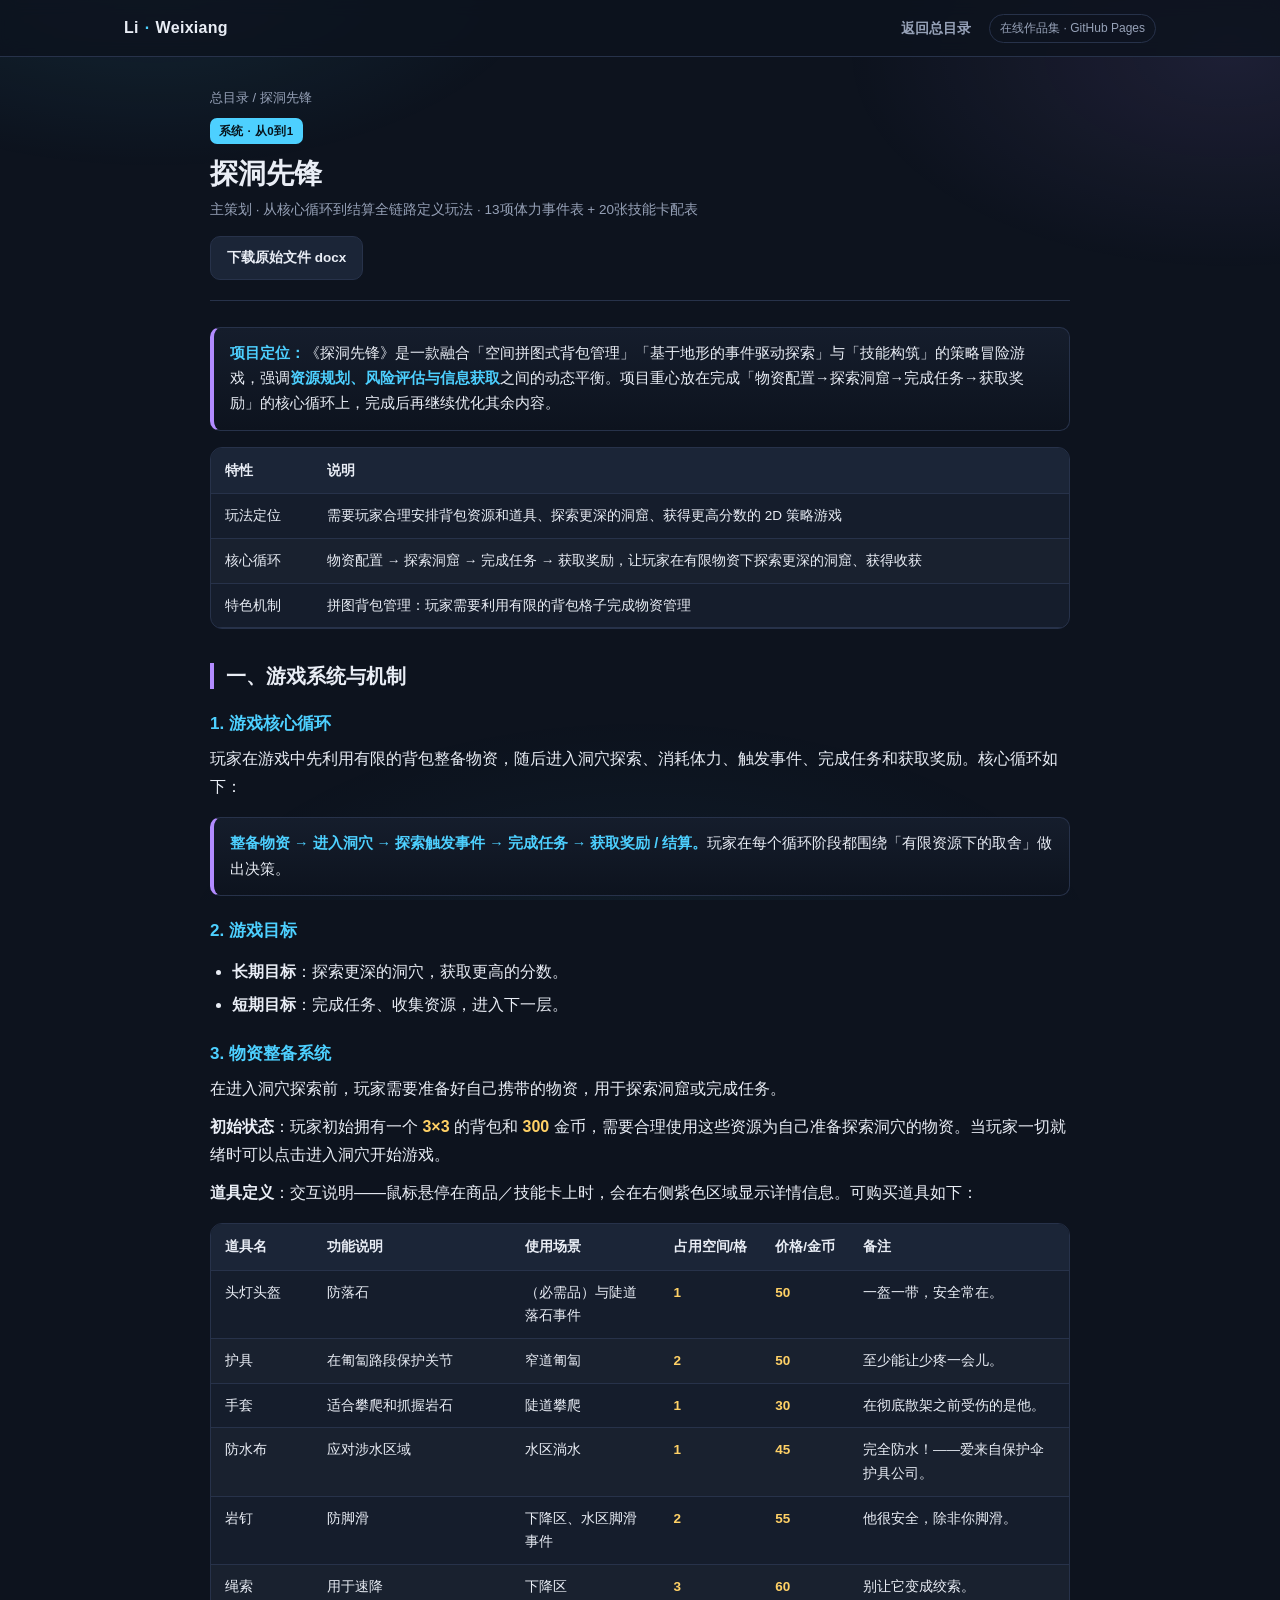
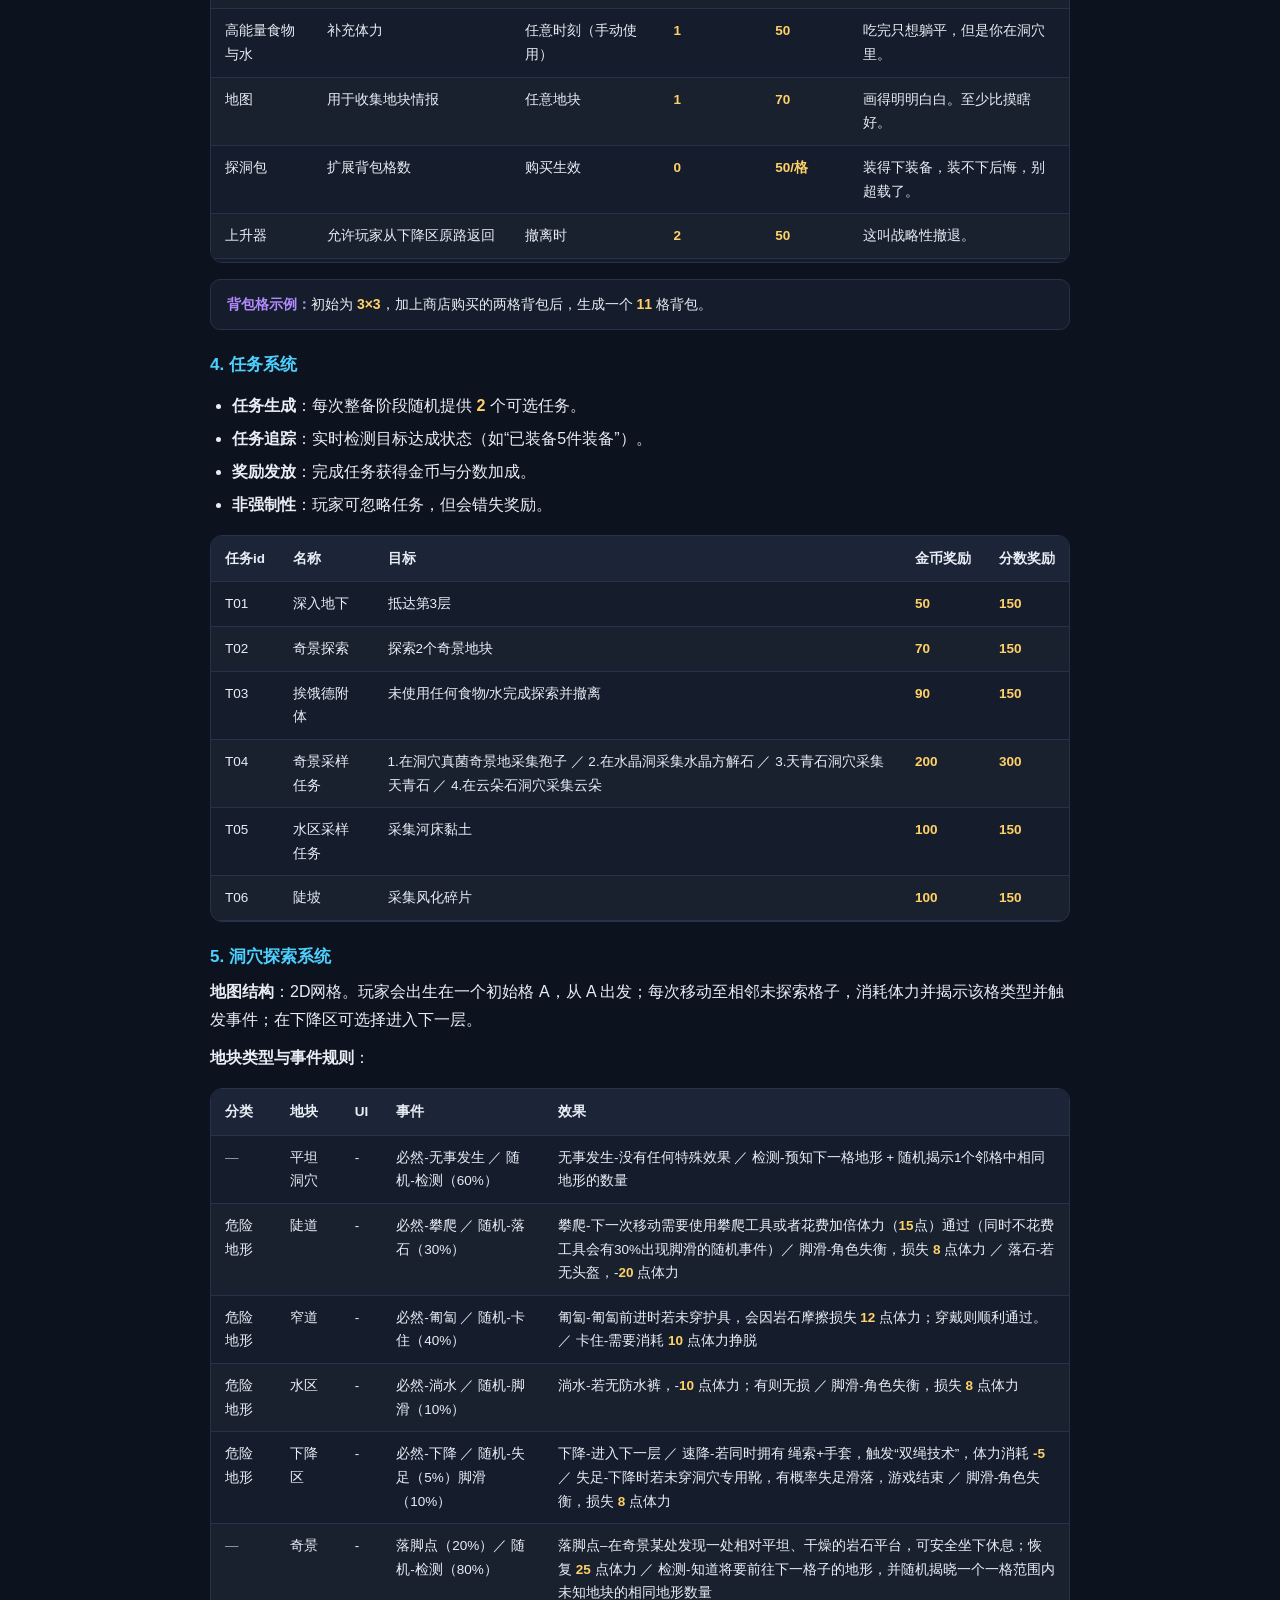
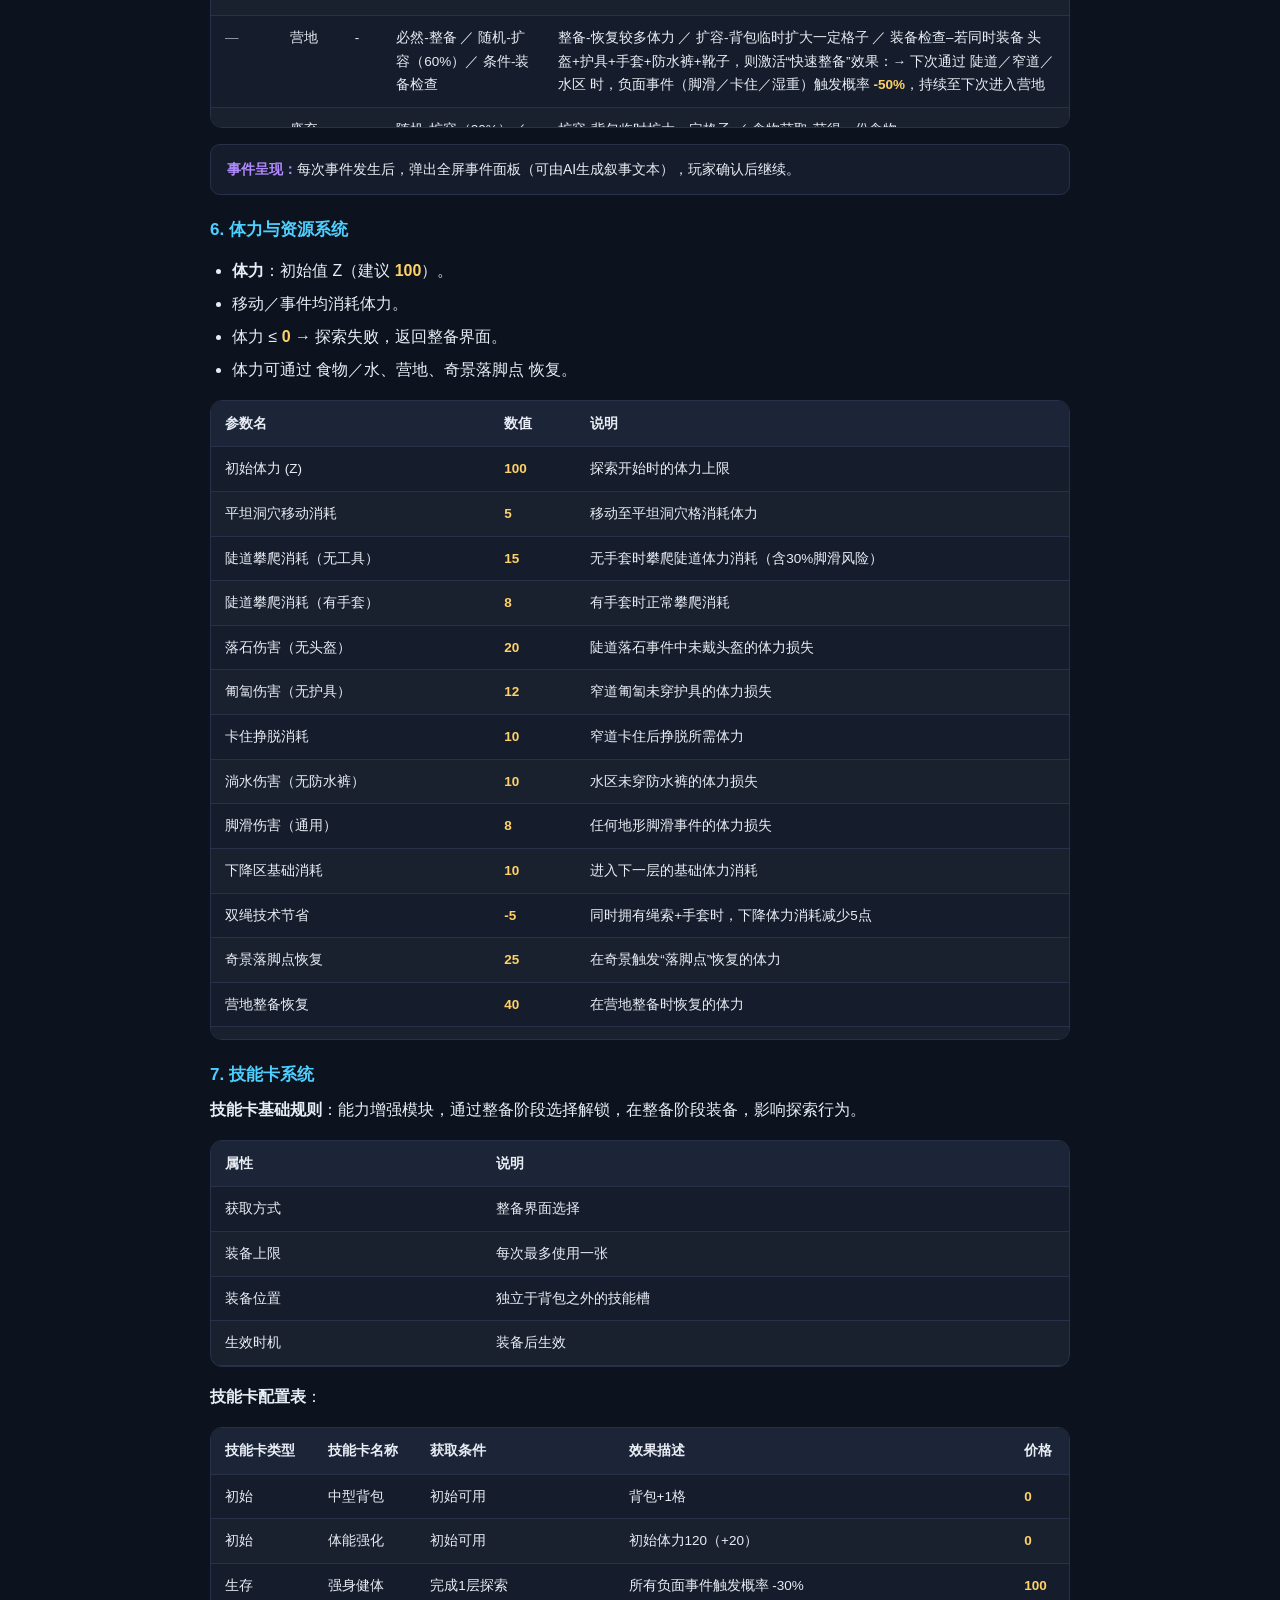
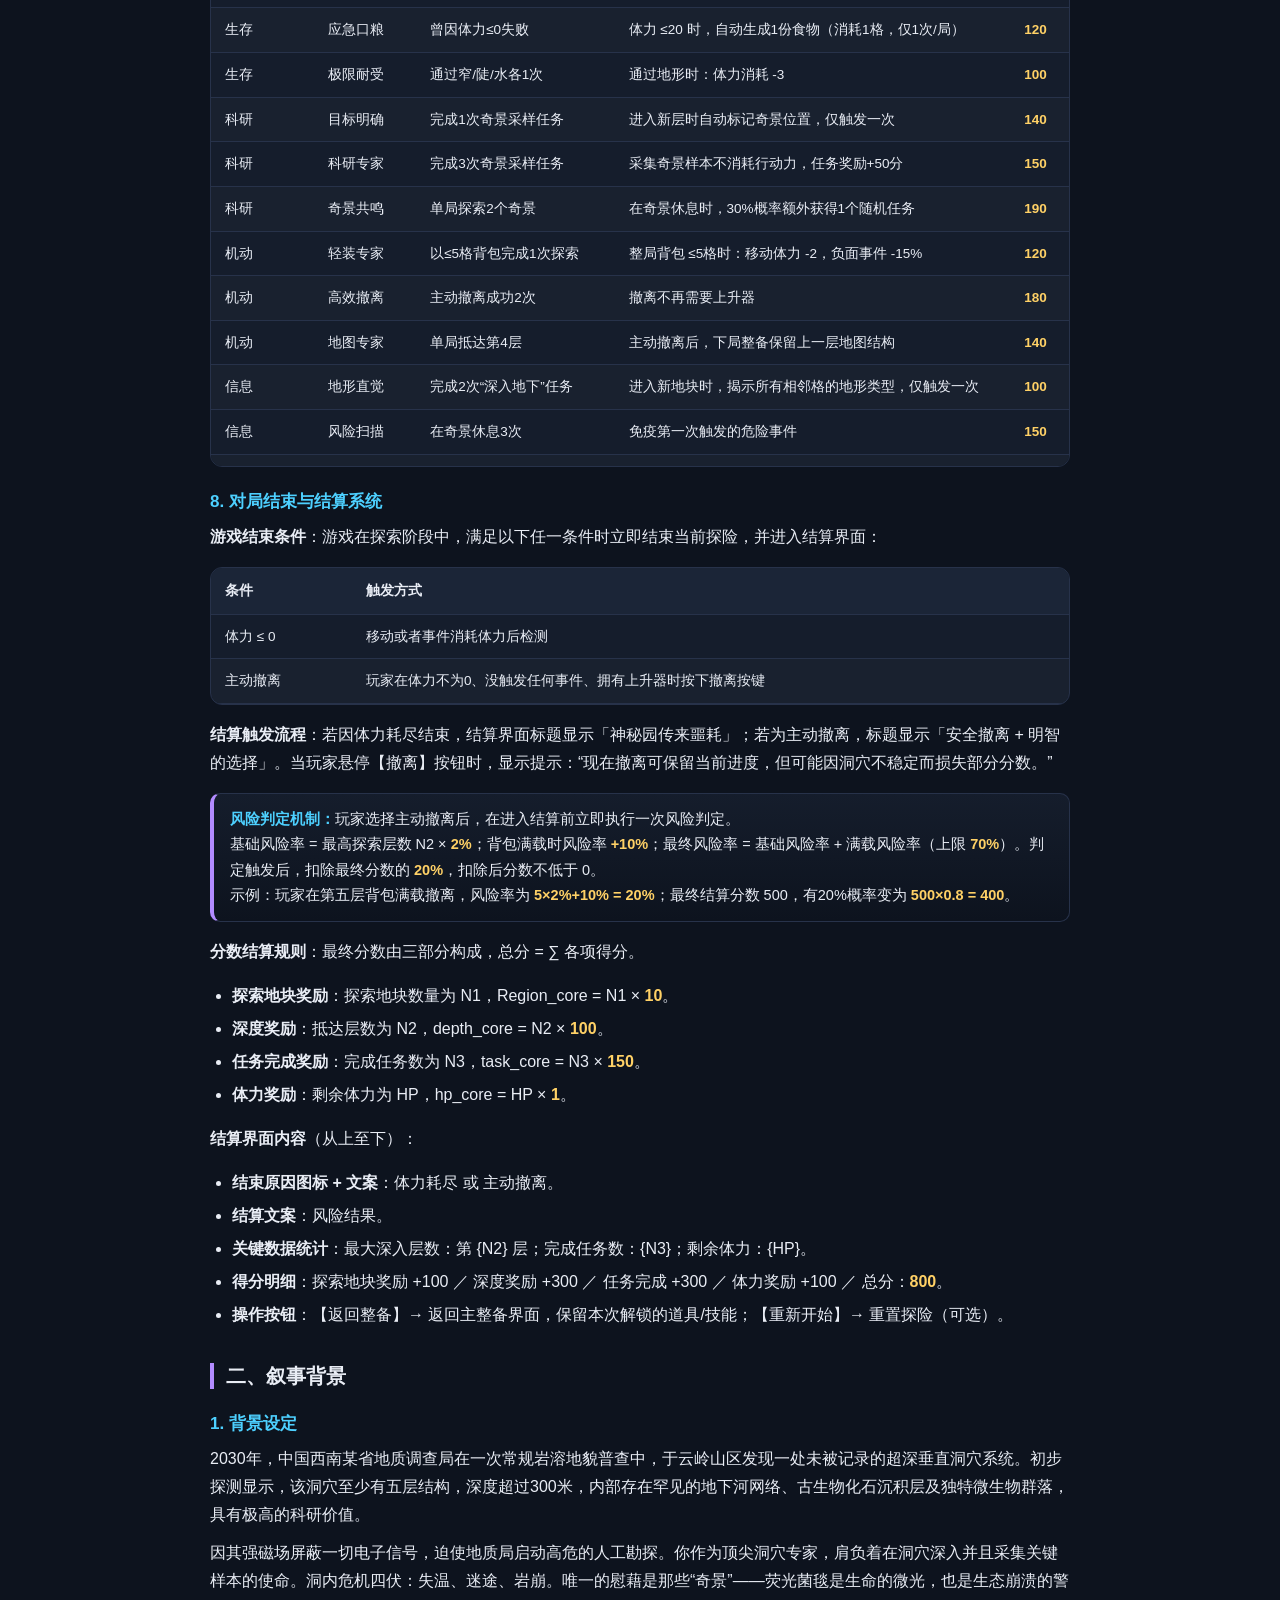
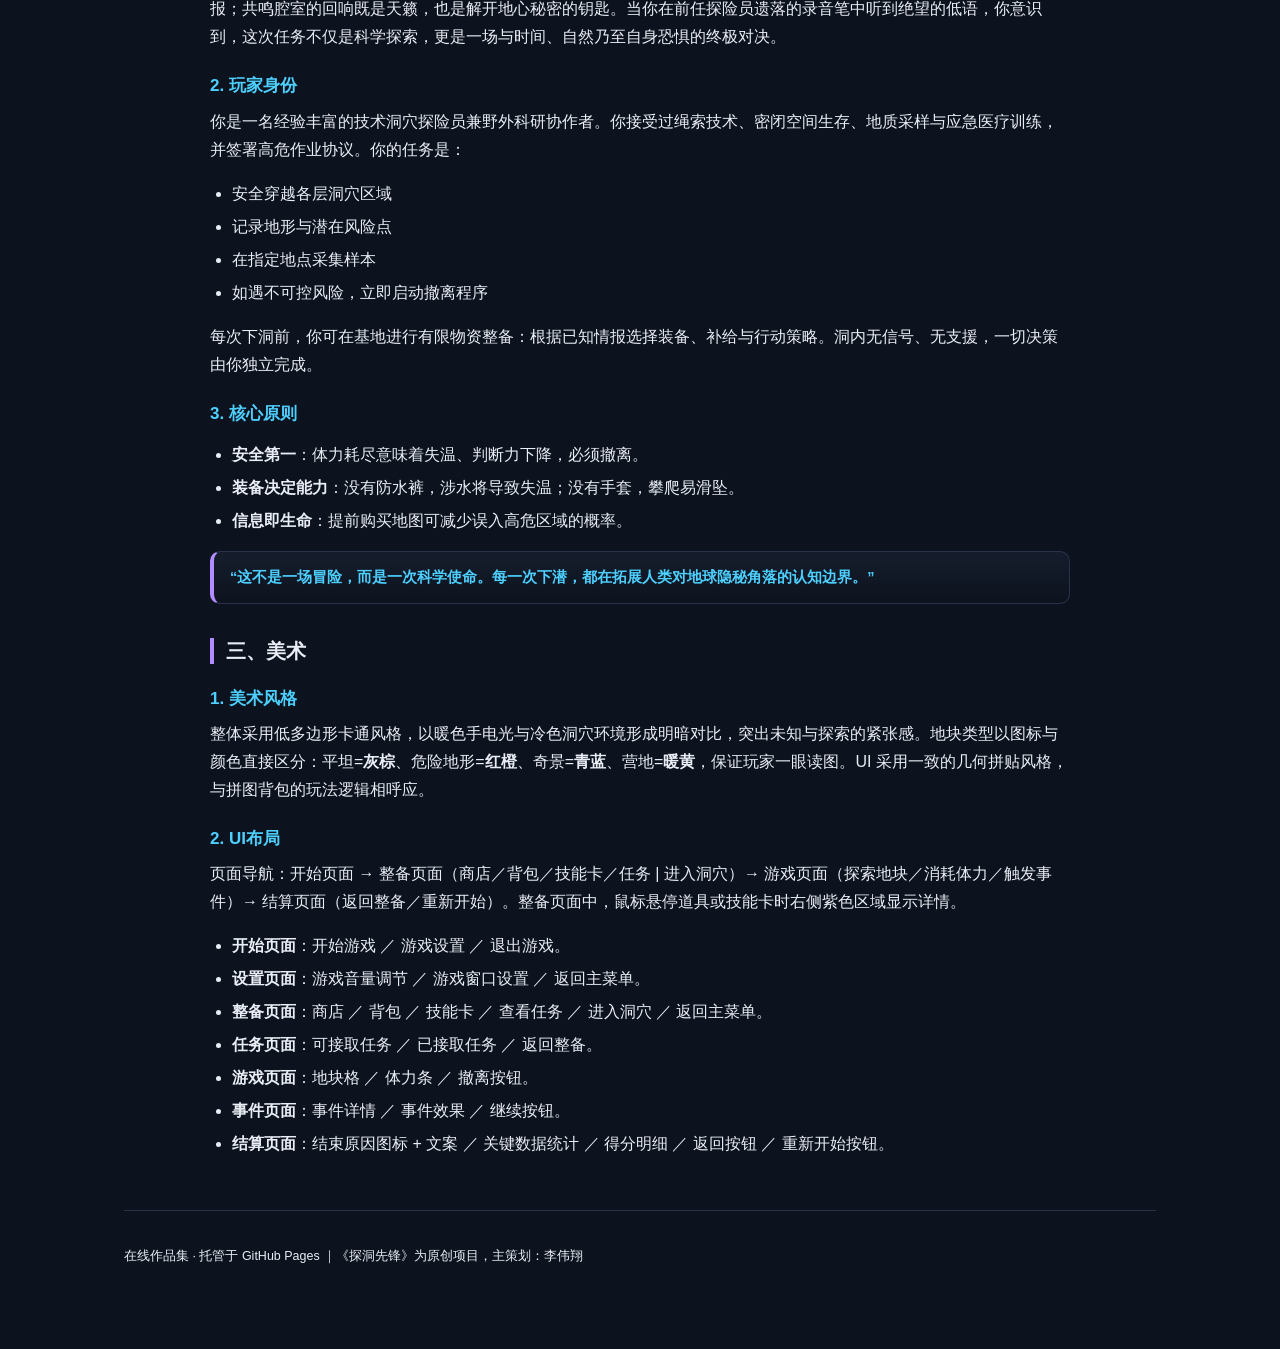
<file: works/tan-dong-xian-feng.html>
<!DOCTYPE html>
<html lang="zh-CN">
<head>
<meta charset="UTF-8">
<meta name="viewport" content="width=device-width, initial-scale=1.0">
<title>探洞先锋 · 李伟翔 作品集</title>
<link rel="stylesheet" href="../assets/site.css">
</head>
<body>
<nav class="nav"><div class="nav-in">
  <span class="brand">Li<span class="dot">·</span>Weixiang</span>
  <span class="sp"></span>
  <a class="lnk" href="../index.html">返回总目录</a>
  <span class="run">在线作品集 · GitHub Pages</span>
</div></nav>
<div class="page">
  <div class="article">
    <p class="crumb"><a href="../index.html">总目录</a> / 探洞先锋</p>
    <header class="art-head">
      <span class="badge b-sys">系统 · 从0到1</span>
      <h1>探洞先锋</h1>
      <p class="art-meta">主策划 · 从核心循环到结算全链路定义玩法 · 13项体力事件表 + 20张技能卡配表</p>
      <div class="art-dl"><a class="btn ghost" href="../files/探洞先锋游戏设计文档_精修版.docx">下载原始文件 docx</a></div>
    </header>
    <div class="art-body">

      <div class="callout"><b>项目定位：</b>《探洞先锋》是一款融合「空间拼图式背包管理」「基于地形的事件驱动探索」与「技能构筑」的策略冒险游戏，强调<b>资源规划、风险评估与信息获取</b>之间的动态平衡。项目重心放在完成「物资配置→探索洞窟→完成任务→获取奖励」的核心循环上，完成后再继续优化其余内容。</div>

      <div class="table-wrap"><table>
        <thead><tr><th>特性</th><th>说明</th></tr></thead>
        <tbody>
          <tr><td>玩法定位</td><td>需要玩家合理安排背包资源和道具、探索更深的洞窟、获得更高分数的 2D 策略游戏</td></tr>
          <tr><td>核心循环</td><td>物资配置 → 探索洞窟 → 完成任务 → 获取奖励，让玩家在有限物资下探索更深的洞窟、获得收获</td></tr>
          <tr><td>特色机制</td><td>拼图背包管理：玩家需要利用有限的背包格子完成物资管理</td></tr>
        </tbody>
      </table></div>

      <h2>一、游戏系统与机制</h2>

      <h3>1. 游戏核心循环</h3>
      <p>玩家在游戏中先利用有限的背包整备物资，随后进入洞穴探索、消耗体力、触发事件、完成任务和获取奖励。核心循环如下：</p>
      <div class="callout"><b>整备物资 → 进入洞穴 → 探索触发事件 → 完成任务 → 获取奖励 / 结算。</b>玩家在每个循环阶段都围绕「有限资源下的取舍」做出决策。</div>

      <h3>2. 游戏目标</h3>
      <ul>
        <li><b>长期目标</b>：探索更深的洞穴，获取更高的分数。</li>
        <li><b>短期目标</b>：完成任务、收集资源，进入下一层。</li>
      </ul>

      <h3>3. 物资整备系统</h3>
      <p>在进入洞穴探索前，玩家需要准备好自己携带的物资，用于探索洞窟或完成任务。</p>
      <p><b>初始状态</b>：玩家初始拥有一个 <span class="num-hl">3×3</span> 的背包和 <span class="num-hl">300</span> 金币，需要合理使用这些资源为自己准备探索洞穴的物资。当玩家一切就绪时可以点击进入洞穴开始游戏。</p>
      <p><b>道具定义</b>：交互说明——鼠标悬停在商品／技能卡上时，会在右侧紫色区域显示详情信息。可购买道具如下：</p>
      <div class="table-wrap"><table>
        <thead><tr><th>道具名</th><th>功能说明</th><th>使用场景</th><th>占用空间/格</th><th>价格/金币</th><th>备注</th></tr></thead>
        <tbody>
          <tr><td>头灯头盔</td><td>防落石</td><td>（必需品）与陡道落石事件</td><td class="num-hl">1</td><td class="num-hl">50</td><td>一盔一带，安全常在。</td></tr>
          <tr><td>护具</td><td>在匍匐路段保护关节</td><td>窄道匍匐</td><td class="num-hl">2</td><td class="num-hl">50</td><td>至少能让少疼一会儿。</td></tr>
          <tr><td>手套</td><td>适合攀爬和抓握岩石</td><td>陡道攀爬</td><td class="num-hl">1</td><td class="num-hl">30</td><td>在彻底散架之前受伤的是他。</td></tr>
          <tr><td>防水布</td><td>应对涉水区域</td><td>水区淌水</td><td class="num-hl">1</td><td class="num-hl">45</td><td>完全防水！——爱来自保护伞护具公司。</td></tr>
          <tr><td>岩钉</td><td>防脚滑</td><td>下降区、水区脚滑事件</td><td class="num-hl">2</td><td class="num-hl">55</td><td>他很安全，除非你脚滑。</td></tr>
          <tr><td>绳索</td><td>用于速降</td><td>下降区</td><td class="num-hl">3</td><td class="num-hl">60</td><td>别让它变成绞索。</td></tr>
          <tr><td>高能量食物与水</td><td>补充体力</td><td>任意时刻（手动使用）</td><td class="num-hl">1</td><td class="num-hl">50</td><td>吃完只想躺平，但是你在洞穴里。</td></tr>
          <tr><td>地图</td><td>用于收集地块情报</td><td>任意地块</td><td class="num-hl">1</td><td class="num-hl">70</td><td>画得明明白白。至少比摸瞎好。</td></tr>
          <tr><td>探洞包</td><td>扩展背包格数</td><td>购买生效</td><td class="num-hl">0</td><td class="num-hl">50/格</td><td>装得下装备，装不下后悔，别超载了。</td></tr>
          <tr><td>上升器</td><td>允许玩家从下降区原路返回</td><td>撤离时</td><td class="num-hl">2</td><td class="num-hl">50</td><td>这叫战略性撤退。</td></tr>
          <tr><td>急救包</td><td>抵消一次负面体力损失（如落石、卡住）</td><td>任意受伤事件后自动触发</td><td class="num-hl">1</td><td class="num-hl">60</td><td>止血、消毒、固定……</td></tr>
          <tr><td>便携睡袋</td><td>在休息时额外回复 <span class="num-hl">10</span> 体力</td><td>营地／奇景休息事件</td><td class="num-hl">3</td><td class="num-hl">60</td><td>或许能给你带来一场美好的睡眠。</td></tr>
          <tr><td>采样工具套件</td><td>用于采样</td><td>采样任务场地</td><td class="num-hl">4</td><td class="num-hl">100</td><td>轻装上阵？不存在的。科研人的命也是命……</td></tr>
          <tr><td>采样袋</td><td>携带采样所需道具</td><td>任务场地采集后自动使用</td><td class="num-hl">1</td><td class="num-hl">10</td><td>里面装的不是石头，是论文、经费，和你的KPI。</td></tr>
        </tbody>
      </table></div>
      <div class="card-note"><b>背包格示例：</b>初始为 <span class="num-hl">3×3</span>，加上商店购买的两格背包后，生成一个 <span class="num-hl">11</span> 格背包。</div>

      <h3>4. 任务系统</h3>
      <ul>
        <li><b>任务生成</b>：每次整备阶段随机提供 <span class="num-hl">2</span> 个可选任务。</li>
        <li><b>任务追踪</b>：实时检测目标达成状态（如“已装备5件装备”）。</li>
        <li><b>奖励发放</b>：完成任务获得金币与分数加成。</li>
        <li><b>非强制性</b>：玩家可忽略任务，但会错失奖励。</li>
      </ul>
      <div class="table-wrap"><table>
        <thead><tr><th>任务id</th><th>名称</th><th>目标</th><th>金币奖励</th><th>分数奖励</th></tr></thead>
        <tbody>
          <tr><td>T01</td><td>深入地下</td><td>抵达第3层</td><td class="num-hl">50</td><td class="num-hl">150</td></tr>
          <tr><td>T02</td><td>奇景探索</td><td>探索2个奇景地块</td><td class="num-hl">70</td><td class="num-hl">150</td></tr>
          <tr><td>T03</td><td>挨饿德附体</td><td>未使用任何食物/水完成探索并撤离</td><td class="num-hl">90</td><td class="num-hl">150</td></tr>
          <tr><td>T04</td><td>奇景采样任务</td><td>1.在洞穴真菌奇景地采集孢子 ／ 2.在水晶洞采集水晶方解石 ／ 3.天青石洞穴采集天青石 ／ 4.在云朵石洞穴采集云朵</td><td class="num-hl">200</td><td class="num-hl">300</td></tr>
          <tr><td>T05</td><td>水区采样任务</td><td>采集河床黏土</td><td class="num-hl">100</td><td class="num-hl">150</td></tr>
          <tr><td>T06</td><td>陡坡</td><td>采集风化碎片</td><td class="num-hl">100</td><td class="num-hl">150</td></tr>
        </tbody>
      </table></div>

      <h3>5. 洞穴探索系统</h3>
      <p><b>地图结构</b>：2D网格。玩家会出生在一个初始格 A，从 A 出发；每次移动至相邻未探索格子，消耗体力并揭示该格类型并触发事件；在下降区可选择进入下一层。</p>
      <p><b>地块类型与事件规则</b>：</p>
      <div class="table-wrap"><table>
        <thead><tr><th>分类</th><th>地块</th><th>UI</th><th>事件</th><th>效果</th></tr></thead>
        <tbody>
          <tr><td class="mut">—</td><td>平坦洞穴</td><td>-</td><td>必然-无事发生 ／ 随机-检测（60%）</td><td>无事发生-没有任何特殊效果 ／ 检测-预知下一格地形 + 随机揭示1个邻格中相同地形的数量</td></tr>
          <tr><td>危险地形</td><td>陡道</td><td>-</td><td>必然-攀爬 ／ 随机-落石（30%）</td><td>攀爬-下一次移动需要使用攀爬工具或者花费加倍体力（<span class="num-hl">15</span>点）通过（同时不花费工具会有30%出现脚滑的随机事件）／ 脚滑-角色失衡，损失 <span class="num-hl">8</span> 点体力 ／ 落石-若无头盔，-<span class="num-hl">20</span> 点体力</td></tr>
          <tr><td>危险地形</td><td>窄道</td><td>-</td><td>必然-匍匐 ／ 随机-卡住（40%）</td><td>匍匐-匍匐前进时若未穿护具，会因岩石摩擦损失 <span class="num-hl">12</span> 点体力；穿戴则顺利通过。／ 卡住-需要消耗 <span class="num-hl">10</span> 点体力挣脱</td></tr>
          <tr><td>危险地形</td><td>水区</td><td>-</td><td>必然-淌水 ／ 随机-脚滑（10%）</td><td>淌水-若无防水裤，-<span class="num-hl">10</span> 点体力；有则无损 ／ 脚滑-角色失衡，损失 <span class="num-hl">8</span> 点体力</td></tr>
          <tr><td>危险地形</td><td>下降区</td><td>-</td><td>必然-下降 ／ 随机-失足（5%）脚滑（10%）</td><td>下降-进入下一层 ／ 速降-若同时拥有 绳索+手套，触发“双绳技术”，体力消耗 <span class="num-hl">-5</span> ／ 失足-下降时若未穿洞穴专用靴，有概率失足滑落，游戏结束 ／ 脚滑-角色失衡，损失 <span class="num-hl">8</span> 点体力</td></tr>
          <tr><td class="mut">—</td><td>奇景</td><td>-</td><td>落脚点（20%）／ 随机-检测（80%）</td><td>落脚点–在奇景某处发现一处相对平坦、干燥的岩石平台，可安全坐下休息；恢复 <span class="num-hl">25</span> 点体力 ／ 检测-知道将要前往下一格子的地形，并随机揭晓一个一格范围内未知地块的相同地形数量</td></tr>
          <tr><td class="mut">—</td><td>营地</td><td>-</td><td>必然-整备 ／ 随机-扩容（60%）／ 条件-装备检查</td><td>整备-恢复较多体力 ／ 扩容-背包临时扩大一定格子 ／ 装备检查–若同时装备 头盔+护具+手套+防水裤+靴子，则激活“快速整备”效果：→ 下次通过 陡道／窄道／水区 时，负面事件（脚滑／卡住／湿重）触发概率 <span class="num-hl">-50%</span>，持续至下次进入营地</td></tr>
          <tr><td class="mut">—</td><td>废弃营地</td><td>-</td><td>随机-扩容（20%）／ 随机-食物获取（20%）</td><td>扩容-背包临时扩大一定格子 ／ 食物获取-获得一份食物</td></tr>
        </tbody>
      </table></div>
      <div class="card-note"><b>事件呈现：</b>每次事件发生后，弹出全屏事件面板（可由AI生成叙事文本），玩家确认后继续。</div>

      <h3>6. 体力与资源系统</h3>
      <ul>
        <li><b>体力</b>：初始值 Z（建议 <span class="num-hl">100</span>）。</li>
        <li>移动／事件均消耗体力。</li>
        <li>体力 ≤ <span class="num-hl">0</span> → 探索失败，返回整备界面。</li>
        <li>体力可通过 食物／水、营地、奇景落脚点 恢复。</li>
      </ul>
      <div class="table-wrap"><table>
        <thead><tr><th>参数名</th><th>数值</th><th>说明</th></tr></thead>
        <tbody>
          <tr><td>初始体力 (Z)</td><td class="num-hl">100</td><td>探索开始时的体力上限</td></tr>
          <tr><td>平坦洞穴移动消耗</td><td class="num-hl">5</td><td>移动至平坦洞穴格消耗体力</td></tr>
          <tr><td>陡道攀爬消耗（无工具）</td><td class="num-hl">15</td><td>无手套时攀爬陡道体力消耗（含30%脚滑风险）</td></tr>
          <tr><td>陡道攀爬消耗（有手套）</td><td class="num-hl">8</td><td>有手套时正常攀爬消耗</td></tr>
          <tr><td>落石伤害（无头盔）</td><td class="num-hl">20</td><td>陡道落石事件中未戴头盔的体力损失</td></tr>
          <tr><td>匍匐伤害（无护具）</td><td class="num-hl">12</td><td>窄道匍匐未穿护具的体力损失</td></tr>
          <tr><td>卡住挣脱消耗</td><td class="num-hl">10</td><td>窄道卡住后挣脱所需体力</td></tr>
          <tr><td>淌水伤害（无防水裤）</td><td class="num-hl">10</td><td>水区未穿防水裤的体力损失</td></tr>
          <tr><td>脚滑伤害（通用）</td><td class="num-hl">8</td><td>任何地形脚滑事件的体力损失</td></tr>
          <tr><td>下降区基础消耗</td><td class="num-hl">10</td><td>进入下一层的基础体力消耗</td></tr>
          <tr><td>双绳技术节省</td><td class="num-hl">-5</td><td>同时拥有绳索+手套时，下降体力消耗减少5点</td></tr>
          <tr><td>奇景落脚点恢复</td><td class="num-hl">25</td><td>在奇景触发“落脚点”恢复的体力</td></tr>
          <tr><td>营地整备恢复</td><td class="num-hl">40</td><td>在营地整备时恢复的体力</td></tr>
          <tr><td>食物回复</td><td class="num-hl">20</td><td>使用食物和水时回复的体力</td></tr>
        </tbody>
      </table></div>

      <h3>7. 技能卡系统</h3>
      <p><b>技能卡基础规则</b>：能力增强模块，通过整备阶段选择解锁，在整备阶段装备，影响探索行为。</p>
      <div class="table-wrap"><table>
        <thead><tr><th>属性</th><th>说明</th></tr></thead>
        <tbody>
          <tr><td>获取方式</td><td>整备界面选择</td></tr>
          <tr><td>装备上限</td><td>每次最多使用一张</td></tr>
          <tr><td>装备位置</td><td>独立于背包之外的技能槽</td></tr>
          <tr><td>生效时机</td><td>装备后生效</td></tr>
        </tbody>
      </table></div>
      <p><b>技能卡配置表</b>：</p>
      <div class="table-wrap"><table>
        <thead><tr><th>技能卡类型</th><th>技能卡名称</th><th>获取条件</th><th>效果描述</th><th>价格</th></tr></thead>
        <tbody>
          <tr><td>初始</td><td>中型背包</td><td>初始可用</td><td>背包+1格</td><td class="num-hl">0</td></tr>
          <tr><td>初始</td><td>体能强化</td><td>初始可用</td><td>初始体力120（+20）</td><td class="num-hl">0</td></tr>
          <tr><td>生存</td><td>强身健体</td><td>完成1层探索</td><td>所有负面事件触发概率 -30%</td><td class="num-hl">100</td></tr>
          <tr><td>生存</td><td>应急口粮</td><td>曾因体力≤0失败</td><td>体力 ≤20 时，自动生成1份食物（消耗1格，仅1次/局）</td><td class="num-hl">120</td></tr>
          <tr><td>生存</td><td>极限耐受</td><td>通过窄/陡/水各1次</td><td>通过地形时：体力消耗 -3</td><td class="num-hl">100</td></tr>
          <tr><td>科研</td><td>目标明确</td><td>完成1次奇景采样任务</td><td>进入新层时自动标记奇景位置，仅触发一次</td><td class="num-hl">140</td></tr>
          <tr><td>科研</td><td>科研专家</td><td>完成3次奇景采样任务</td><td>采集奇景样本不消耗行动力，任务奖励+50分</td><td class="num-hl">150</td></tr>
          <tr><td>科研</td><td>奇景共鸣</td><td>单局探索2个奇景</td><td>在奇景休息时，30%概率额外获得1个随机任务</td><td class="num-hl">190</td></tr>
          <tr><td>机动</td><td>轻装专家</td><td>以≤5格背包完成1次探索</td><td>整局背包 ≤5格时：移动体力 -2，负面事件 -15%</td><td class="num-hl">120</td></tr>
          <tr><td>机动</td><td>高效撤离</td><td>主动撤离成功2次</td><td>撤离不再需要上升器</td><td class="num-hl">180</td></tr>
          <tr><td>机动</td><td>地图专家</td><td>单局抵达第4层</td><td>主动撤离后，下局整备保留上一层地图结构</td><td class="num-hl">140</td></tr>
          <tr><td>信息</td><td>地形直觉</td><td>完成2次“深入地下”任务</td><td>进入新地块时，揭示所有相邻格的地形类型，仅触发一次</td><td class="num-hl">100</td></tr>
          <tr><td>信息</td><td>风险扫描</td><td>在奇景休息3次</td><td>免疫第一次触发的危险事件</td><td class="num-hl">150</td></tr>
          <tr><td>信息</td><td>回声定位</td><td>探索5个奇景</td><td>在奇景触发“检测”事件时，额外揭示1个邻格的具体事件</td><td class="num-hl">180</td></tr>
          <tr><td>资源</td><td>模块化装备</td><td>背包总容量 ≥12</td><td>所有装备类道具占格 -1（最低1格）</td><td class="num-hl">200</td></tr>
          <tr><td>资源</td><td>大型背包</td><td>局内触发背包扩容事件1次</td><td>背包 +3 格</td><td class="num-hl">100</td></tr>
          <tr><td>资源</td><td>轻量化采样</td><td>完成任意采样任务</td><td>“采样工具套件”4→3格，“采样袋”1→0格</td><td class="num-hl">200</td></tr>
          <tr><td>风险</td><td>深洞赌徒</td><td>单局抵达第3层</td><td>每深入1层（≥2层），移动体力消耗 -2，但事件伤害 +3</td><td class="num-hl">100</td></tr>
          <tr><td>风险</td><td>无护穿越</td><td>无装备通过3种危险地形</td><td>未装备护具时通过危险地形，获得10金币（每格限1次）</td><td class="num-hl">100</td></tr>
          <tr><td>风险</td><td>孤注一掷</td><td>完成1次全程未撤离的探索</td><td>若本局未主动撤离，则最终得分 ×1.3 倍</td><td class="num-hl">100</td></tr>
        </tbody>
      </table></div>

      <h3>8. 对局结束与结算系统</h3>
      <p><b>游戏结束条件</b>：游戏在探索阶段中，满足以下任一条件时立即结束当前探险，并进入结算界面：</p>
      <div class="table-wrap"><table>
        <thead><tr><th>条件</th><th>触发方式</th></tr></thead>
        <tbody>
          <tr><td>体力 ≤ 0</td><td>移动或者事件消耗体力后检测</td></tr>
          <tr><td>主动撤离</td><td>玩家在体力不为0、没触发任何事件、拥有上升器时按下撤离按键</td></tr>
        </tbody>
      </table></div>
      <p><b>结算触发流程</b>：若因体力耗尽结束，结算界面标题显示「神秘园传来噩耗」；若为主动撤离，标题显示「安全撤离 + 明智的选择」。当玩家悬停【撤离】按钮时，显示提示：“现在撤离可保留当前进度，但可能因洞穴不稳定而损失部分分数。”</p>

      <div class="callout"><b>风险判定机制：</b>玩家选择主动撤离后，在进入结算前立即执行一次风险判定。<br>
      基础风险率 = 最高探索层数 N2 × <span class="num-hl">2%</span>；背包满载时风险率 <span class="num-hl">+10%</span>；最终风险率 = 基础风险率 + 满载风险率（上限 <span class="num-hl">70%</span>）。判定触发后，扣除最终分数的 <span class="num-hl">20%</span>，扣除后分数不低于 0。<br>
      示例：玩家在第五层背包满载撤离，风险率为 <span class="num-hl">5×2%+10% = 20%</span>；最终结算分数 500，有20%概率变为 <span class="num-hl">500×0.8 = 400</span>。</div>

      <p><b>分数结算规则</b>：最终分数由三部分构成，总分 = ∑ 各项得分。</p>
      <ul>
        <li><b>探索地块奖励</b>：探索地块数量为 N1，Region_core = N1 × <span class="num-hl">10</span>。</li>
        <li><b>深度奖励</b>：抵达层数为 N2，depth_core = N2 × <span class="num-hl">100</span>。</li>
        <li><b>任务完成奖励</b>：完成任务数为 N3，task_core = N3 × <span class="num-hl">150</span>。</li>
        <li><b>体力奖励</b>：剩余体力为 HP，hp_core = HP × <span class="num-hl">1</span>。</li>
      </ul>

      <p><b>结算界面内容</b>（从上至下）：</p>
      <ul>
        <li><b>结束原因图标 + 文案</b>：体力耗尽 或 主动撤离。</li>
        <li><b>结算文案</b>：风险结果。</li>
        <li><b>关键数据统计</b>：最大深入层数：第 {N2} 层；完成任务数：{N3}；剩余体力：{HP}。</li>
        <li><b>得分明细</b>：探索地块奖励 +100 ／ 深度奖励 +300 ／ 任务完成 +300 ／ 体力奖励 +100 ／ 总分：<span class="num-hl">800</span>。</li>
        <li><b>操作按钮</b>：【返回整备】→ 返回主整备界面，保留本次解锁的道具/技能；【重新开始】→ 重置探险（可选）。</li>
      </ul>

      <h2>二、叙事背景</h2>
      <h3>1. 背景设定</h3>
      <p>2030年，中国西南某省地质调查局在一次常规岩溶地貌普查中，于云岭山区发现一处未被记录的超深垂直洞穴系统。初步探测显示，该洞穴至少有五层结构，深度超过300米，内部存在罕见的地下河网络、古生物化石沉积层及独特微生物群落，具有极高的科研价值。</p>
      <p>因其强磁场屏蔽一切电子信号，迫使地质局启动高危的人工勘探。你作为顶尖洞穴专家，肩负着在洞穴深入并且采集关键样本的使命。洞内危机四伏：失温、迷途、岩崩。唯一的慰藉是那些“奇景”——荧光菌毯是生命的微光，也是生态崩溃的警报；共鸣腔室的回响既是天籁，也是解开地心秘密的钥匙。当你在前任探险员遗落的录音笔中听到绝望的低语，你意识到，这次任务不仅是科学探索，更是一场与时间、自然乃至自身恐惧的终极对决。</p>
      <h3>2. 玩家身份</h3>
      <p>你是一名经验丰富的技术洞穴探险员兼野外科研协作者。你接受过绳索技术、密闭空间生存、地质采样与应急医疗训练，并签署高危作业协议。你的任务是：</p>
      <ul>
        <li>安全穿越各层洞穴区域</li>
        <li>记录地形与潜在风险点</li>
        <li>在指定地点采集样本</li>
        <li>如遇不可控风险，立即启动撤离程序</li>
      </ul>
      <p>每次下洞前，你可在基地进行有限物资整备：根据已知情报选择装备、补给与行动策略。洞内无信号、无支援，一切决策由你独立完成。</p>
      <h3>3. 核心原则</h3>
      <ul>
        <li><b>安全第一</b>：体力耗尽意味着失温、判断力下降，必须撤离。</li>
        <li><b>装备决定能力</b>：没有防水裤，涉水将导致失温；没有手套，攀爬易滑坠。</li>
        <li><b>信息即生命</b>：提前购买地图可减少误入高危区域的概率。</li>
      </ul>
      <div class="callout"><b>“这不是一场冒险，而是一次科学使命。每一次下潜，都在拓展人类对地球隐秘角落的认知边界。”</b></div>

      <h2>三、美术</h2>
      <h3>1. 美术风格</h3>
      <p>整体采用低多边形卡通风格，以暖色手电光与冷色洞穴环境形成明暗对比，突出未知与探索的紧张感。地块类型以图标与颜色直接区分：平坦=<b>灰棕</b>、危险地形=<b>红橙</b>、奇景=<b>青蓝</b>、营地=<b>暖黄</b>，保证玩家一眼读图。UI 采用一致的几何拼贴风格，与拼图背包的玩法逻辑相呼应。</p>
      <h3>2. UI布局</h3>
      <p>页面导航：开始页面 → 整备页面（商店／背包／技能卡／任务 | 进入洞穴）→ 游戏页面（探索地块／消耗体力／触发事件）→ 结算页面（返回整备／重新开始）。整备页面中，鼠标悬停道具或技能卡时右侧紫色区域显示详情。</p>
      <ul>
        <li><b>开始页面</b>：开始游戏 ／ 游戏设置 ／ 退出游戏。</li>
        <li><b>设置页面</b>：游戏音量调节 ／ 游戏窗口设置 ／ 返回主菜单。</li>
        <li><b>整备页面</b>：商店 ／ 背包 ／ 技能卡 ／ 查看任务 ／ 进入洞穴 ／ 返回主菜单。</li>
        <li><b>任务页面</b>：可接取任务 ／ 已接取任务 ／ 返回整备。</li>
        <li><b>游戏页面</b>：地块格 ／ 体力条 ／ 撤离按钮。</li>
        <li><b>事件页面</b>：事件详情 ／ 事件效果 ／ 继续按钮。</li>
        <li><b>结算页面</b>：结束原因图标 + 文案 ／ 关键数据统计 ／ 得分明细 ／ 返回按钮 ／ 重新开始按钮。</li>
      </ul>

    </div>
  </div>
  <footer><p>在线作品集 · 托管于 GitHub Pages ｜《探洞先锋》为原创项目，主策划：李伟翔</p></footer>
</div>
</body>
</html>
</file>
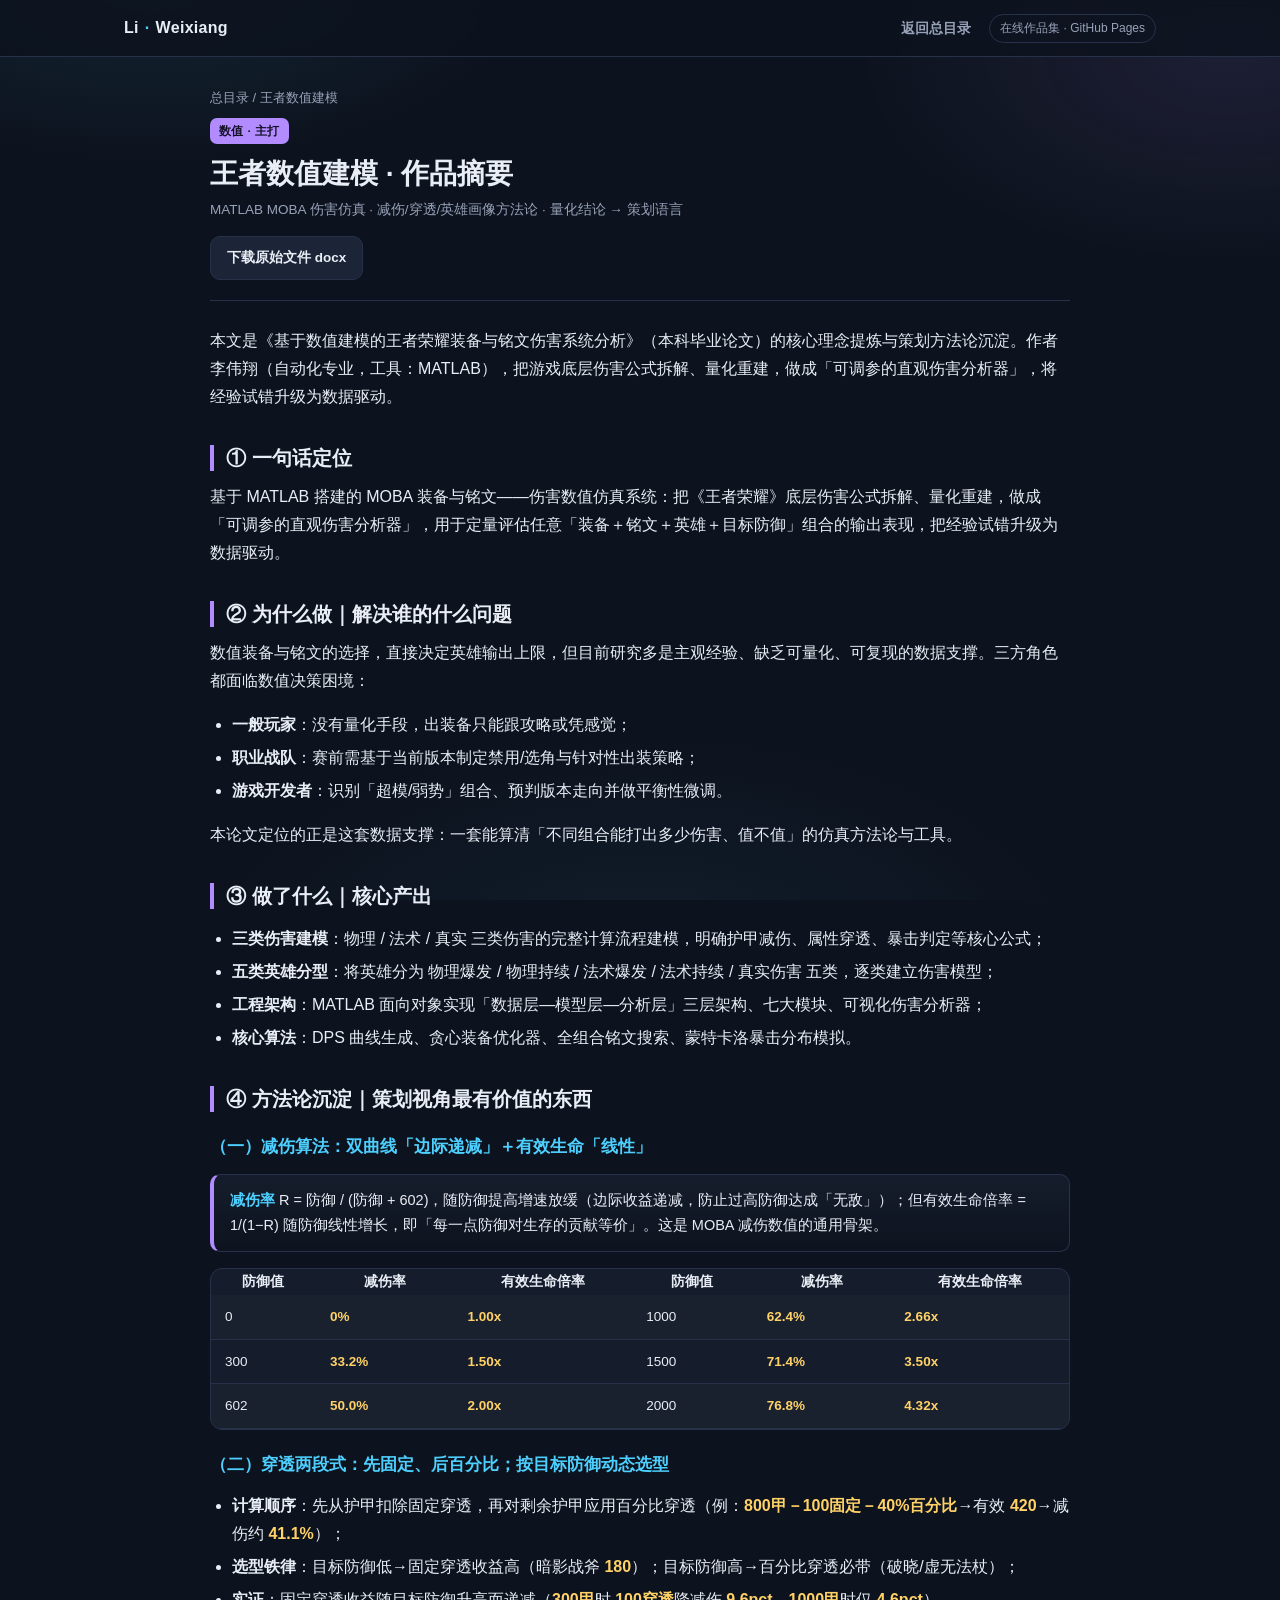
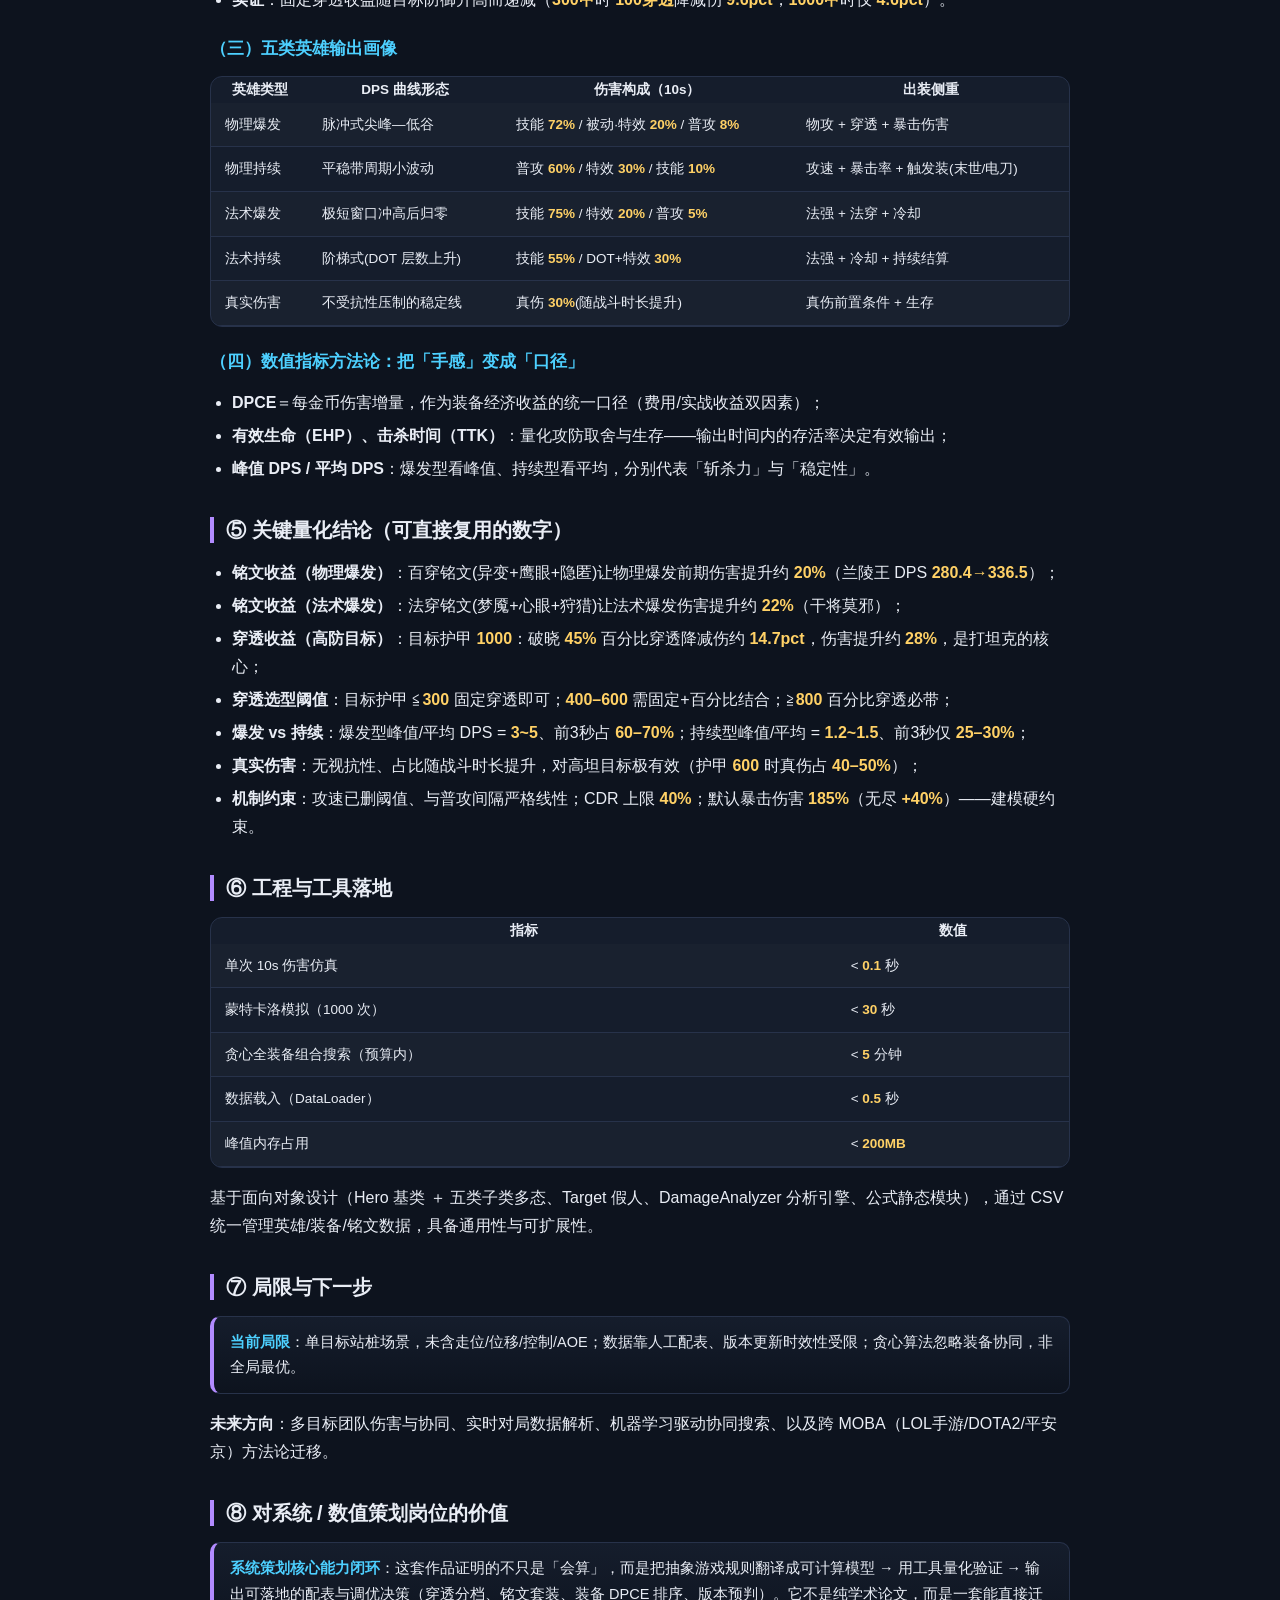
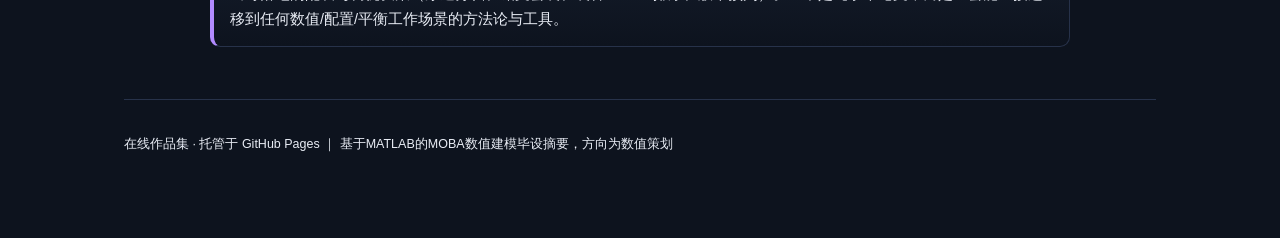
<file: works/wangzhe-numerics.html>
<!DOCTYPE html>
<html lang="zh-CN">
<head>
<meta charset="UTF-8">
<meta name="viewport" content="width=device-width, initial-scale=1.0">
<title>王者数值建模 · 作品摘要 · 李伟翔 作品集</title>
<link rel="stylesheet" href="../assets/site.css">
</head>
<body>
<nav class="nav"><div class="nav-in">
  <span class="brand">Li<span class="dot">·</span>Weixiang</span>
  <span class="sp"></span>
  <a class="lnk" href="../index.html">返回总目录</a>
  <span class="run">在线作品集 · GitHub Pages</span>
</div></nav>
<div class="page">
  <div class="article">
    <p class="crumb"><a href="../index.html">总目录</a> / 王者数值建模</p>
    <header class="art-head">
      <span class="badge b-num">数值 · 主打</span>
      <h1>王者数值建模 · 作品摘要</h1>
      <p class="art-meta">MATLAB MOBA 伤害仿真 · 减伤/穿透/英雄画像方法论 · 量化结论 → 策划语言</p>
      <div class="art-dl"><a class="btn ghost" href="../files/王者数值建模_作品摘要.docx">下载原始文件 docx</a></div>
    </header>
    <div class="art-body">

      <p class="lead">本文是《基于数值建模的王者荣耀装备与铭文伤害系统分析》（本科毕业论文）的核心理念提炼与策划方法论沉淀。作者李伟翔（自动化专业，工具：MATLAB），把游戏底层伤害公式拆解、量化重建，做成「可调参的直观伤害分析器」，将经验试错升级为数据驱动。</p>

      <h2>① 一句话定位</h2>
      <p>基于 MATLAB 搭建的 MOBA 装备与铭文——伤害数值仿真系统：把《王者荣耀》底层伤害公式拆解、量化重建，做成「可调参的直观伤害分析器」，用于定量评估任意「装备＋铭文＋英雄＋目标防御」组合的输出表现，把经验试错升级为数据驱动。</p>

      <h2>② 为什么做｜解决谁的什么问题</h2>
      <p>数值装备与铭文的选择，直接决定英雄输出上限，但目前研究多是主观经验、缺乏可量化、可复现的数据支撑。三方角色都面临数值决策困境：</p>
      <ul>
        <li><b>一般玩家</b>：没有量化手段，出装备只能跟攻略或凭感觉；</li>
        <li><b>职业战队</b>：赛前需基于当前版本制定禁用/选角与针对性出装策略；</li>
        <li><b>游戏开发者</b>：识别「超模/弱势」组合、预判版本走向并做平衡性微调。</li>
      </ul>
      <p>本论文定位的正是这套数据支撑：一套能算清「不同组合能打出多少伤害、值不值」的仿真方法论与工具。</p>

      <h2>③ 做了什么｜核心产出</h2>
      <ul>
        <li><b>三类伤害建模</b>：物理 / 法术 / 真实 三类伤害的完整计算流程建模，明确护甲减伤、属性穿透、暴击判定等核心公式；</li>
        <li><b>五类英雄分型</b>：将英雄分为 物理爆发 / 物理持续 / 法术爆发 / 法术持续 / 真实伤害 五类，逐类建立伤害模型；</li>
        <li><b>工程架构</b>：MATLAB 面向对象实现「数据层—模型层—分析层」三层架构、七大模块、可视化伤害分析器；</li>
        <li><b>核心算法</b>：DPS 曲线生成、贪心装备优化器、全组合铭文搜索、蒙特卡洛暴击分布模拟。</li>
      </ul>

      <h2>④ 方法论沉淀｜策划视角最有价值的东西</h2>
      <h3>（一）减伤算法：双曲线「边际递减」＋有效生命「线性」</h3>
      <div class="callout"><b>减伤率</b> R = 防御 / (防御 + 602)，随防御提高增速放缓（边际收益递减，防止过高防御达成「无敌」）；但有效生命倍率 = 1/(1−R) 随防御线性增长，即「每一点防御对生存的贡献等价」。这是 MOBA 减伤数值的通用骨架。</div>
      <div class="table-wrap"><table>
        <tr><th>防御值</th><th>减伤率</th><th>有效生命倍率</th><th>防御值</th><th>减伤率</th><th>有效生命倍率</th></tr>
        <tr><td>0</td><td><span class="num-hl">0%</span></td><td><span class="num-hl">1.00x</span></td><td>1000</td><td><span class="num-hl">62.4%</span></td><td><span class="num-hl">2.66x</span></td></tr>
        <tr><td>300</td><td><span class="num-hl">33.2%</span></td><td><span class="num-hl">1.50x</span></td><td>1500</td><td><span class="num-hl">71.4%</span></td><td><span class="num-hl">3.50x</span></td></tr>
        <tr><td>602</td><td><span class="num-hl">50.0%</span></td><td><span class="num-hl">2.00x</span></td><td>2000</td><td><span class="num-hl">76.8%</span></td><td><span class="num-hl">4.32x</span></td></tr>
      </table></div>

      <h3>（二）穿透两段式：先固定、后百分比；按目标防御动态选型</h3>
      <ul>
        <li><b>计算顺序</b>：先从护甲扣除固定穿透，再对剩余护甲应用百分比穿透（例：<span class="num-hl">800甲－100固定－40%百分比</span>→有效 <span class="num-hl">420</span>→减伤约 <span class="num-hl">41.1%</span>）；</li>
        <li><b>选型铁律</b>：目标防御低→固定穿透收益高（暗影战斧 <span class="num-hl">180</span>）；目标防御高→百分比穿透必带（破晓/虚无法杖）；</li>
        <li><b>实证</b>：固定穿透收益随目标防御升高而递减（<span class="num-hl">300甲</span>时 <span class="num-hl">100穿透</span>降减伤 <span class="num-hl">9.6pct</span>，<span class="num-hl">1000甲</span>时仅 <span class="num-hl">4.6pct</span>）。</li>
      </ul>

      <h3>（三）五类英雄输出画像</h3>
      <div class="table-wrap"><table>
        <tr><th>英雄类型</th><th>DPS 曲线形态</th><th>伤害构成（10s）</th><th>出装侧重</th></tr>
        <tr><td>物理爆发</td><td>脉冲式尖峰—低谷</td><td>技能 <span class="num-hl">72%</span> / 被动·特效 <span class="num-hl">20%</span> / 普攻 <span class="num-hl">8%</span></td><td>物攻 + 穿透 + 暴击伤害</td></tr>
        <tr><td>物理持续</td><td>平稳带周期小波动</td><td>普攻 <span class="num-hl">60%</span> / 特效 <span class="num-hl">30%</span> / 技能 <span class="num-hl">10%</span></td><td>攻速 + 暴击率 + 触发装(末世/电刀)</td></tr>
        <tr><td>法术爆发</td><td>极短窗口冲高后归零</td><td>技能 <span class="num-hl">75%</span> / 特效 <span class="num-hl">20%</span> / 普攻 <span class="num-hl">5%</span></td><td>法强 + 法穿 + 冷却</td></tr>
        <tr><td>法术持续</td><td>阶梯式(DOT 层数上升)</td><td>技能 <span class="num-hl">55%</span> / DOT+特效 <span class="num-hl">30%</span></td><td>法强 + 冷却 + 持续结算</td></tr>
        <tr><td>真实伤害</td><td>不受抗性压制的稳定线</td><td>真伤 <span class="num-hl">30%</span>(随战斗时长提升)</td><td>真伤前置条件 + 生存</td></tr>
      </table></div>

      <h3>（四）数值指标方法论：把「手感」变成「口径」</h3>
      <ul>
        <li><b>DPCE</b>＝每金币伤害增量，作为装备经济收益的统一口径（费用/实战收益双因素）；</li>
        <li><b>有效生命（EHP）、击杀时间（TTK）</b>：量化攻防取舍与生存——输出时间内的存活率决定有效输出；</li>
        <li><b>峰值 DPS / 平均 DPS</b>：爆发型看峰值、持续型看平均，分别代表「斩杀力」与「稳定性」。</li>
      </ul>

      <h2>⑤ 关键量化结论（可直接复用的数字）</h2>
      <ul>
        <li><b>铭文收益（物理爆发）</b>：百穿铭文(异变+鹰眼+隐匿)让物理爆发前期伤害提升约 <span class="num-hl">20%</span>（兰陵王 DPS <span class="num-hl">280.4→336.5</span>）；</li>
        <li><b>铭文收益（法术爆发）</b>：法穿铭文(梦魇+心眼+狩猎)让法术爆发伤害提升约 <span class="num-hl">22%</span>（干将莫邪）；</li>
        <li><b>穿透收益（高防目标）</b>：目标护甲 <span class="num-hl">1000</span>：破晓 <span class="num-hl">45%</span> 百分比穿透降减伤约 <span class="num-hl">14.7pct</span>，伤害提升约 <span class="num-hl">28%</span>，是打坦克的核心；</li>
        <li><b>穿透选型阈值</b>：目标护甲 ≦<span class="num-hl">300</span> 固定穿透即可；<span class="num-hl">400–600</span> 需固定+百分比结合；≧<span class="num-hl">800</span> 百分比穿透必带；</li>
        <li><b>爆发 vs 持续</b>：爆发型峰值/平均 DPS = <span class="num-hl">3~5</span>、前3秒占 <span class="num-hl">60–70%</span>；持续型峰值/平均 = <span class="num-hl">1.2~1.5</span>、前3秒仅 <span class="num-hl">25–30%</span>；</li>
        <li><b>真实伤害</b>：无视抗性、占比随战斗时长提升，对高坦目标极有效（护甲 <span class="num-hl">600</span> 时真伤占 <span class="num-hl">40–50%</span>）；</li>
        <li><b>机制约束</b>：攻速已删阈值、与普攻间隔严格线性；CDR 上限 <span class="num-hl">40%</span>；默认暴击伤害 <span class="num-hl">185%</span>（无尽 <span class="num-hl">+40%</span>）——建模硬约束。</li>
      </ul>

      <h2>⑥ 工程与工具落地</h2>
      <div class="table-wrap"><table>
        <tr><th>指标</th><th>数值</th></tr>
        <tr><td>单次 10s 伤害仿真</td><td>&lt; <span class="num-hl">0.1</span> 秒</td></tr>
        <tr><td>蒙特卡洛模拟（1000 次）</td><td>&lt; <span class="num-hl">30</span> 秒</td></tr>
        <tr><td>贪心全装备组合搜索（预算内）</td><td>&lt; <span class="num-hl">5</span> 分钟</td></tr>
        <tr><td>数据载入（DataLoader）</td><td>&lt; <span class="num-hl">0.5</span> 秒</td></tr>
        <tr><td>峰值内存占用</td><td>&lt; <span class="num-hl">200MB</span></td></tr>
      </table></div>
      <p>基于面向对象设计（Hero 基类 ＋ 五类子类多态、Target 假人、DamageAnalyzer 分析引擎、公式静态模块），通过 CSV 统一管理英雄/装备/铭文数据，具备通用性与可扩展性。</p>

      <h2>⑦ 局限与下一步</h2>
      <div class="callout"><b>当前局限</b>：单目标站桩场景，未含走位/位移/控制/AOE；数据靠人工配表、版本更新时效性受限；贪心算法忽略装备协同，非全局最优。</div>
      <p><b>未来方向</b>：多目标团队伤害与协同、实时对局数据解析、机器学习驱动协同搜索、以及跨 MOBA（LOL手游/DOTA2/平安京）方法论迁移。</p>

      <h2>⑧ 对系统 / 数值策划岗位的价值</h2>
      <div class="callout"><b>系统策划核心能力闭环</b>：这套作品证明的不只是「会算」，而是把抽象游戏规则翻译成可计算模型 → 用工具量化验证 → 输出可落地的配表与调优决策（穿透分档、铭文套装、装备 DPCE 排序、版本预判）。它不是纯学术论文，而是一套能直接迁移到任何数值/配置/平衡工作场景的方法论与工具。</div>

    </div>
  </div>
  <footer><p>在线作品集 · 托管于 GitHub Pages ｜ 基于MATLAB的MOBA数值建模毕设摘要，方向为数值策划</p></footer>
</div>
</body>
</html>
</file>
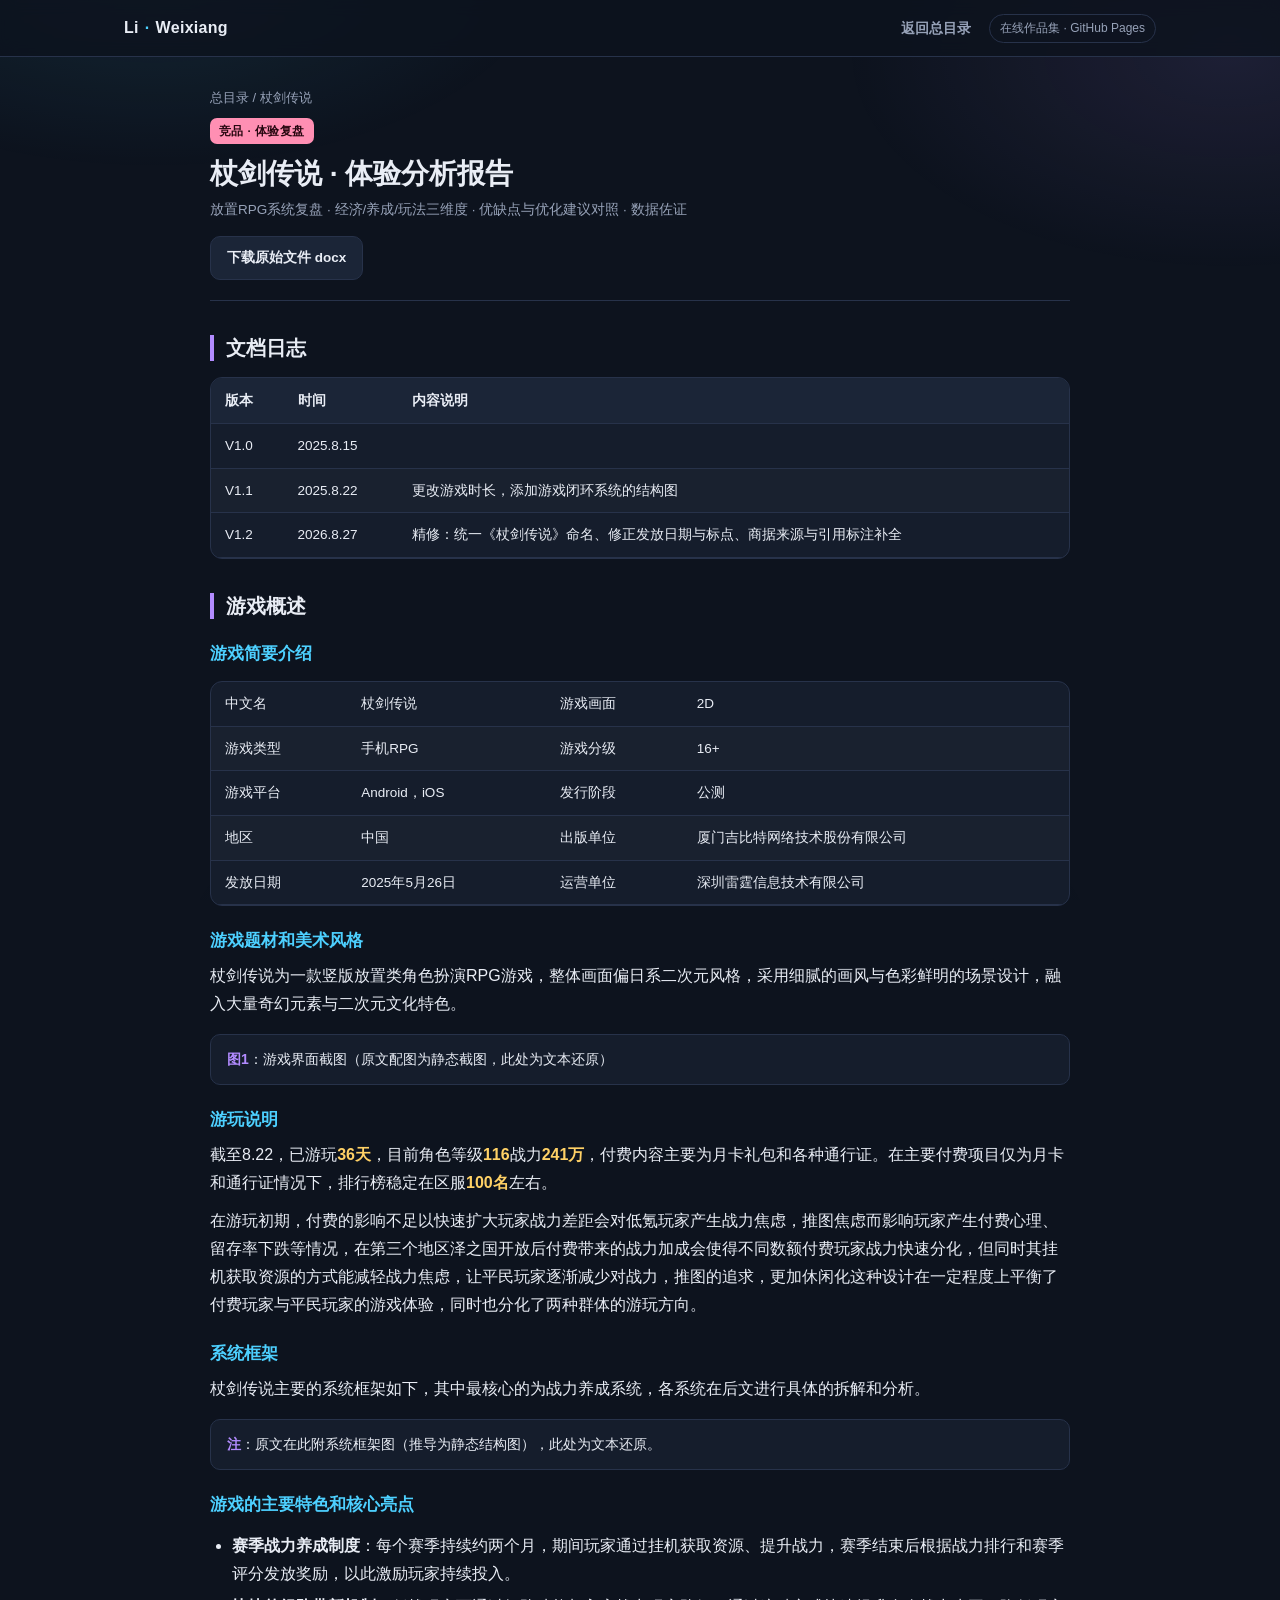
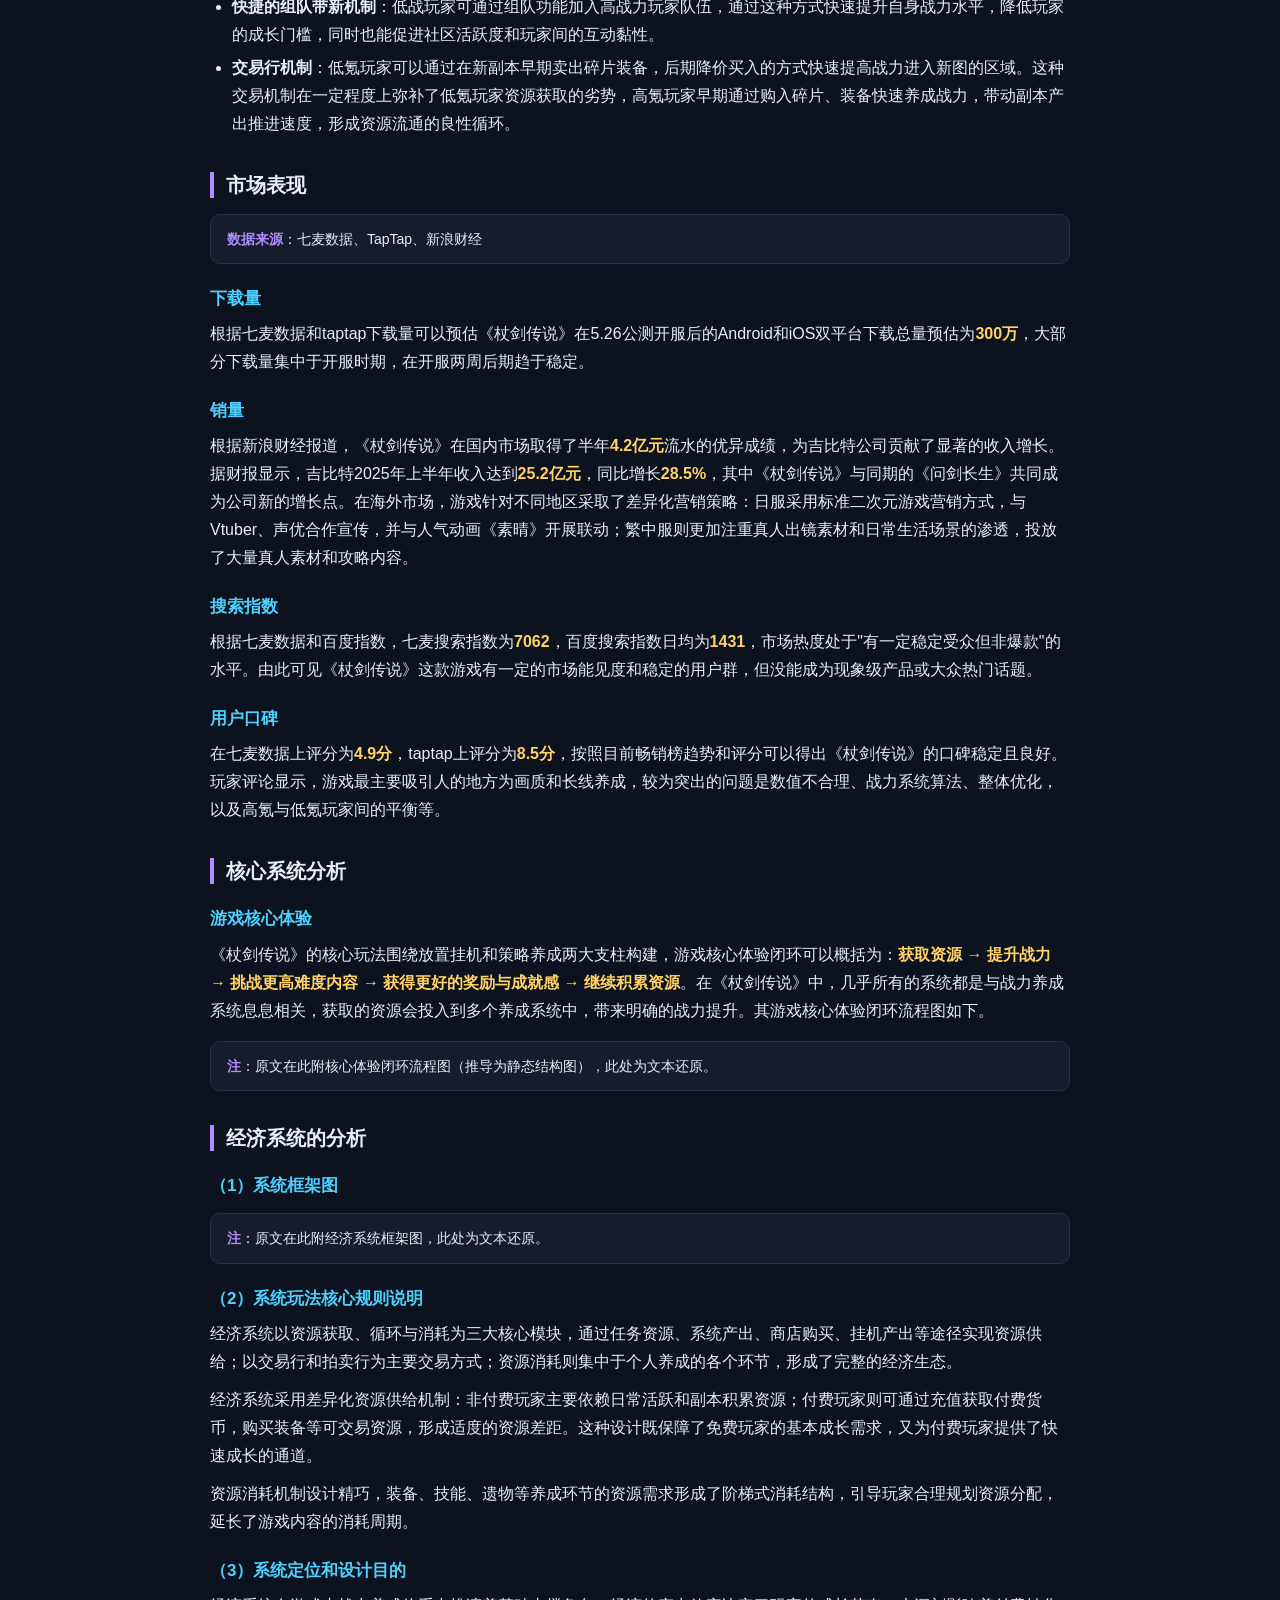
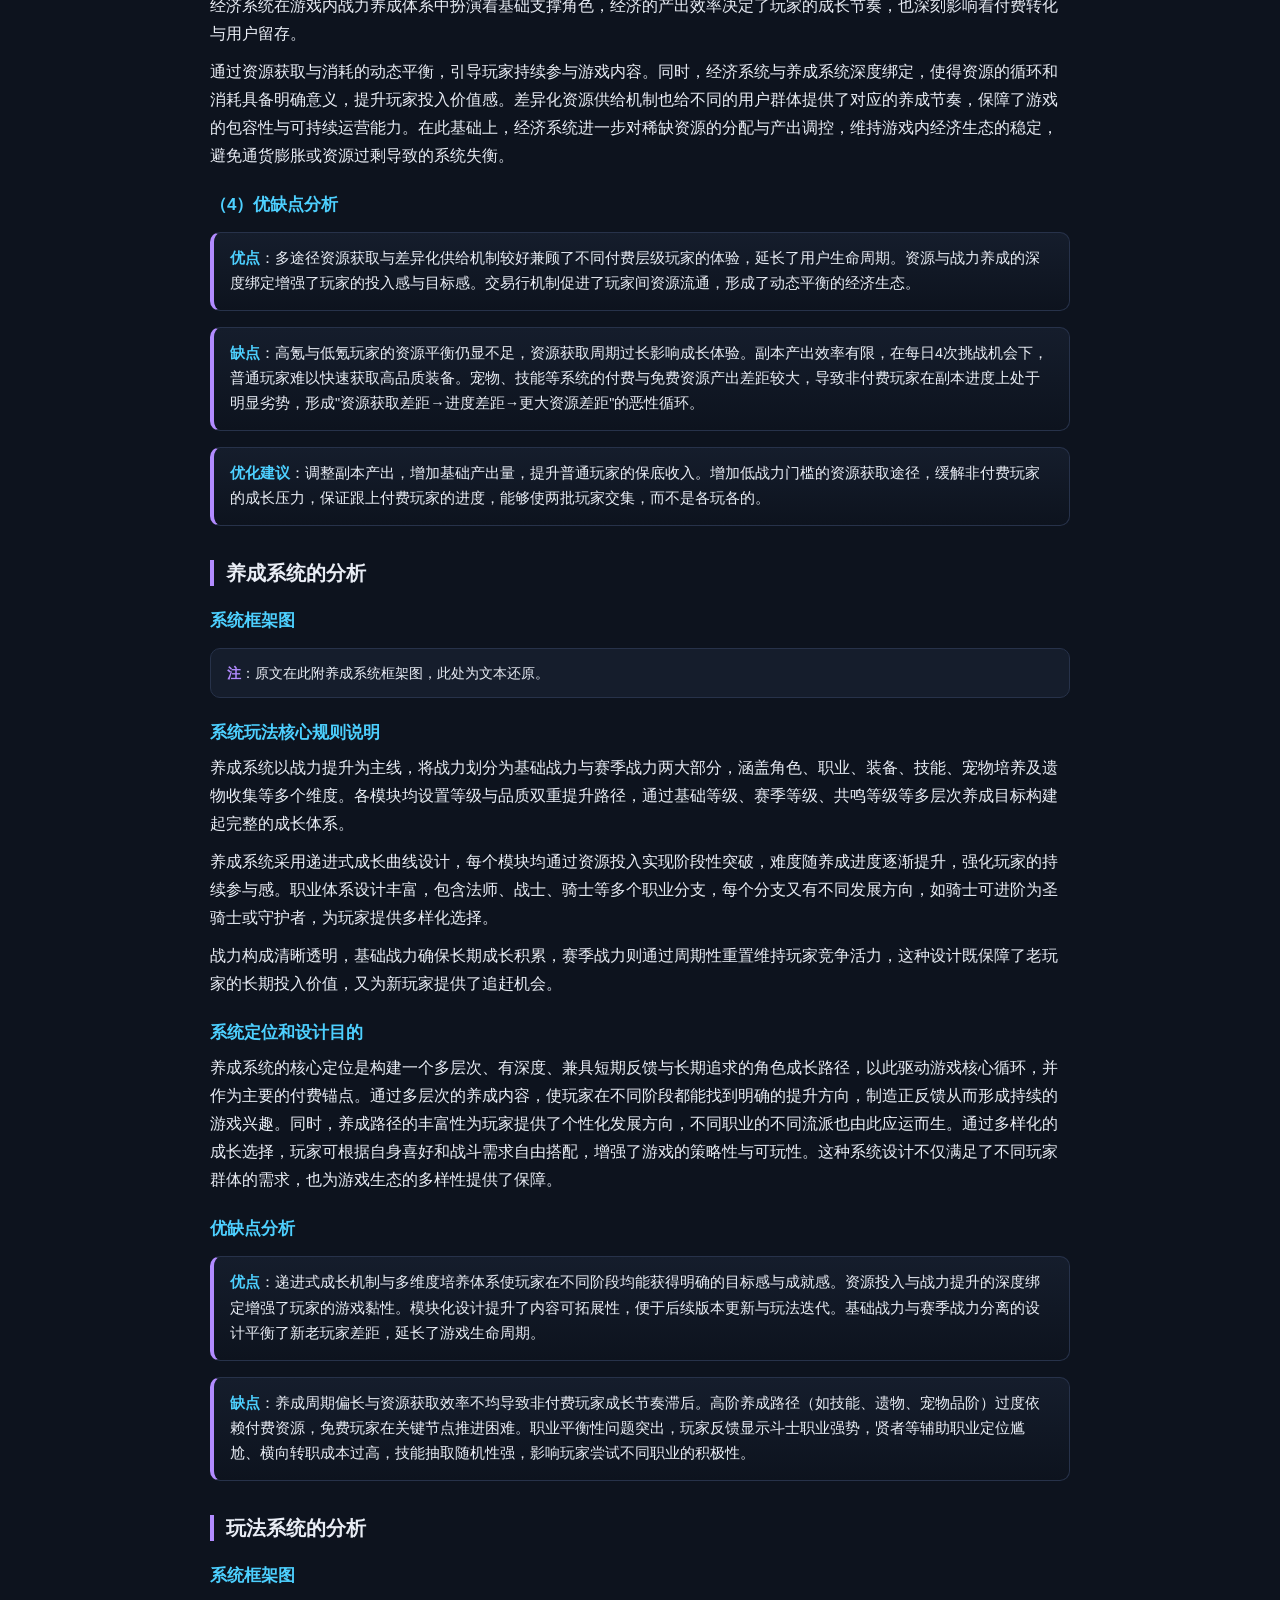
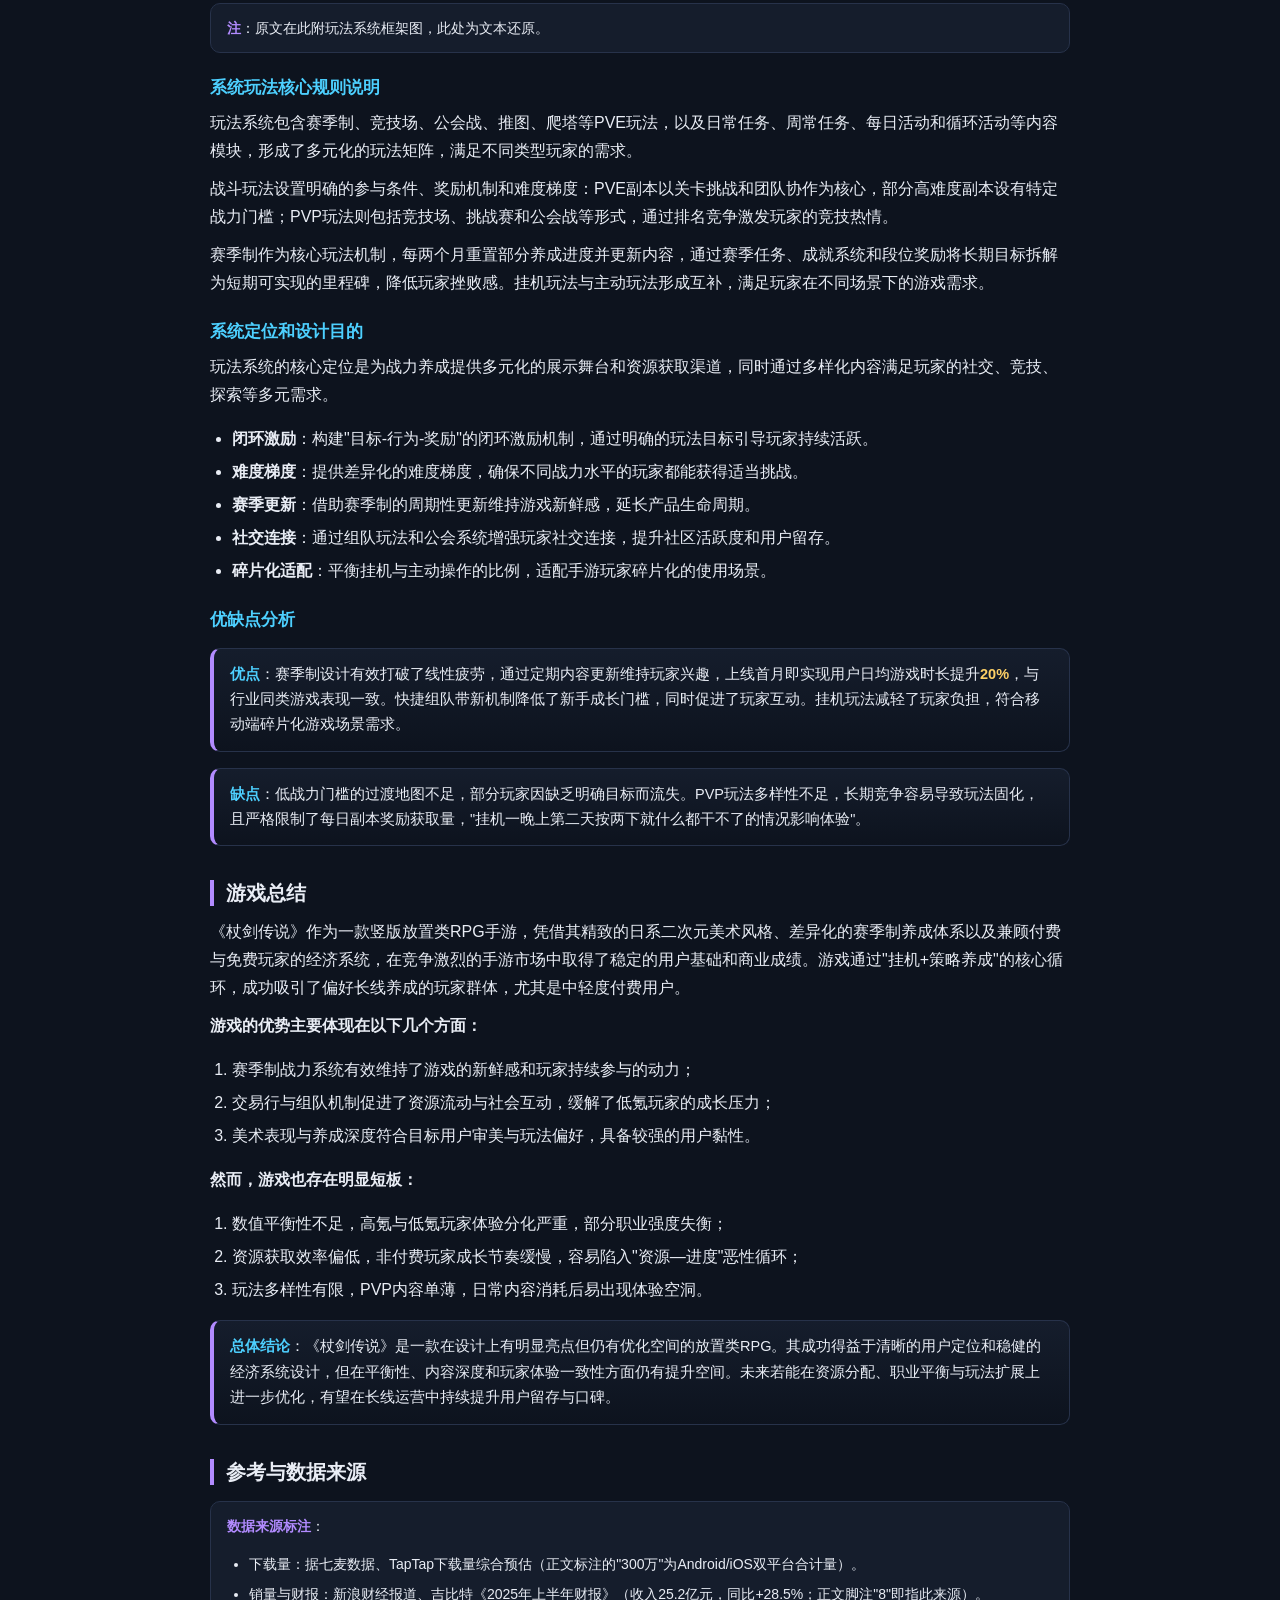
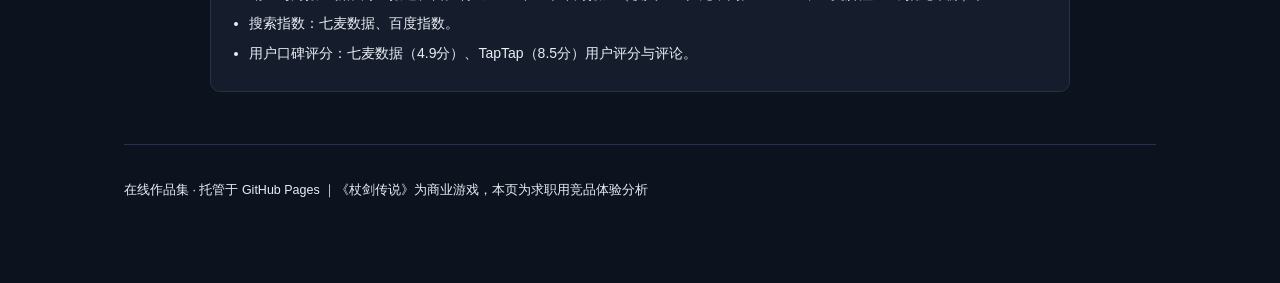
<file: works/zhangjian-chuanshuo.html>
<!DOCTYPE html>
<html lang="zh-CN">
<head>
<meta charset="UTF-8">
<meta name="viewport" content="width=device-width, initial-scale=1.0">
<title>杖剑传说 · 体验分析 · 李伟翔 作品集</title>
<link rel="stylesheet" href="../assets/site.css">
</head>
<body>
<nav class="nav"><div class="nav-in">
  <span class="brand">Li<span class="dot">·</span>Weixiang</span>
  <span class="sp"></span>
  <a class="lnk" href="../index.html">返回总目录</a>
  <span class="run">在线作品集 · GitHub Pages</span>
</div></nav>
<div class="page">
  <div class="article">
    <p class="crumb"><a href="../index.html">总目录</a> / 杖剑传说</p>
    <header class="art-head">
      <span class="badge b-cmp">竞品 · 体验复盘</span>
      <h1>杖剑传说 · 体验分析报告</h1>
      <p class="art-meta">放置RPG系统复盘 · 经济/养成/玩法三维度 · 优缺点与优化建议对照 · 数据佐证</p>
      <div class="art-dl"><a class="btn ghost" href="../files/手游杖剑传说体验分析报告_精修版.docx">下载原始文件 docx</a></div>
    </header>
    <div class="art-body">

      <h2>文档日志</h2>
      <div class="table-wrap"><table>
        <thead><tr><th>版本</th><th>时间</th><th>内容说明</th></tr></thead>
        <tbody>
          <tr><td>V1.0</td><td>2025.8.15</td><td></td></tr>
          <tr><td>V1.1</td><td>2025.8.22</td><td>更改游戏时长，添加游戏闭环系统的结构图</td></tr>
          <tr><td>V1.2</td><td>2026.8.27</td><td>精修：统一《杖剑传说》命名、修正发放日期与标点、商据来源与引用标注补全</td></tr>
        </tbody>
      </table></div>

      <h2>游戏概述</h2>

      <h3>游戏简要介绍</h3>
      <div class="table-wrap"><table>
        <tbody>
          <tr><td>中文名</td><td>杖剑传说</td><td>游戏画面</td><td>2D</td></tr>
          <tr><td>游戏类型</td><td>手机RPG</td><td>游戏分级</td><td>16+</td></tr>
          <tr><td>游戏平台</td><td>Android，iOS</td><td>发行阶段</td><td>公测</td></tr>
          <tr><td>地区</td><td>中国</td><td>出版单位</td><td>厦门吉比特网络技术股份有限公司</td></tr>
          <tr><td>发放日期</td><td>2025年5月26日</td><td>运营单位</td><td>深圳雷霆信息技术有限公司</td></tr>
        </tbody>
      </table></div>

      <h3>游戏题材和美术风格</h3>
      <p>杖剑传说为一款竖版放置类角色扮演RPG游戏，整体画面偏日系二次元风格，采用细腻的画风与色彩鲜明的场景设计，融入大量奇幻元素与二次元文化特色。</p>
      <div class="card-note"><b>图1</b>：游戏界面截图（原文配图为静态截图，此处为文本还原）</div>

      <h3>游玩说明</h3>
      <p>截至8.22，已游玩<span class="num-hl">36天</span>，目前角色等级<span class="num-hl">116</span>战力<span class="num-hl">241万</span>，付费内容主要为月卡礼包和各种通行证。在主要付费项目仅为月卡和通行证情况下，排行榜稳定在区服<span class="num-hl">100名</span>左右。</p>
      <p>在游玩初期，付费的影响不足以快速扩大玩家战力差距会对低氪玩家产生战力焦虑，推图焦虑而影响玩家产生付费心理、留存率下跌等情况，在第三个地区泽之国开放后付费带来的战力加成会使得不同数额付费玩家战力快速分化，但同时其挂机获取资源的方式能减轻战力焦虑，让平民玩家逐渐减少对战力，推图的追求，更加休闲化这种设计在一定程度上平衡了付费玩家与平民玩家的游戏体验，同时也分化了两种群体的游玩方向。</p>

      <h3>系统框架</h3>
      <p>杖剑传说主要的系统框架如下，其中最核心的为战力养成系统，各系统在后文进行具体的拆解和分析。</p>
      <div class="card-note"><b>注</b>：原文在此附系统框架图（推导为静态结构图），此处为文本还原。</div>

      <h3>游戏的主要特色和核心亮点</h3>
      <ul>
        <li><b>赛季战力养成制度</b>：每个赛季持续约两个月，期间玩家通过挂机获取资源、提升战力，赛季结束后根据战力排行和赛季评分发放奖励，以此激励玩家持续投入。</li>
        <li><b>快捷的组队带新机制</b>：低战玩家可通过组队功能加入高战力玩家队伍，通过这种方式快速提升自身战力水平，降低玩家的成长门槛，同时也能促进社区活跃度和玩家间的互动黏性。</li>
        <li><b>交易行机制</b>：低氪玩家可以通过在新副本早期卖出碎片装备，后期降价买入的方式快速提高战力进入新图的区域。这种交易机制在一定程度上弥补了低氪玩家资源获取的劣势，高氪玩家早期通过购入碎片、装备快速养成战力，带动副本产出推进速度，形成资源流通的良性循环。</li>
      </ul>

      <h2>市场表现</h2>
      <div class="card-note"><b>数据来源</b>：七麦数据、TapTap、新浪财经</div>

      <h3>下载量</h3>
      <p>根据七麦数据和taptap下载量可以预估《杖剑传说》在5.26公测开服后的Android和iOS双平台下载总量预估为<span class="num-hl">300万</span>，大部分下载量集中于开服时期，在开服两周后期趋于稳定。</p>

      <h3>销量</h3>
      <p>根据新浪财经报道，《杖剑传说》在国内市场取得了半年<span class="num-hl">4.2亿元</span>流水的优异成绩，为吉比特公司贡献了显著的收入增长。据财报显示，吉比特2025年上半年收入达到<span class="num-hl">25.2亿元</span>，同比增长<span class="num-hl">28.5%</span>，其中《杖剑传说》与同期的《问剑长生》共同成为公司新的增长点。在海外市场，游戏针对不同地区采取了差异化营销策略：日服采用标准二次元游戏营销方式，与Vtuber、声优合作宣传，并与人气动画《素晴》开展联动；繁中服则更加注重真人出镜素材和日常生活场景的渗透，投放了大量真人素材和攻略内容。</p>

      <h3>搜索指数</h3>
      <p>根据七麦数据和百度指数，七麦搜索指数为<span class="num-hl">7062</span>，百度搜索指数日均为<span class="num-hl">1431</span>，市场热度处于"有一定稳定受众但非爆款"的水平。由此可见《杖剑传说》这款游戏有一定的市场能见度和稳定的用户群，但没能成为现象级产品或大众热门话题。</p>

      <h3>用户口碑</h3>
      <p>在七麦数据上评分为<span class="num-hl">4.9分</span>，taptap上评分为<span class="num-hl">8.5分</span>，按照目前畅销榜趋势和评分可以得出《杖剑传说》的口碑稳定且良好。玩家评论显示，游戏最主要吸引人的地方为画质和长线养成，较为突出的问题是数值不合理、战力系统算法、整体优化，以及高氪与低氪玩家间的平衡等。</p>

      <h2>核心系统分析</h2>

      <h3>游戏核心体验</h3>
      <p>《杖剑传说》的核心玩法围绕放置挂机和策略养成两大支柱构建，游戏核心体验闭环可以概括为：<span class="num-hl">获取资源 → 提升战力 → 挑战更高难度内容 → 获得更好的奖励与成就感 → 继续积累资源</span>。在《杖剑传说》中，几乎所有的系统都是与战力养成系统息息相关，获取的资源会投入到多个养成系统中，带来明确的战力提升。其游戏核心体验闭环流程图如下。</p>
      <div class="card-note"><b>注</b>：原文在此附核心体验闭环流程图（推导为静态结构图），此处为文本还原。</div>

      <h2>经济系统的分析</h2>

      <h3>（1）系统框架图</h3>
      <div class="card-note"><b>注</b>：原文在此附经济系统框架图，此处为文本还原。</div>

      <h3>（2）系统玩法核心规则说明</h3>
      <p>经济系统以资源获取、循环与消耗为三大核心模块，通过任务资源、系统产出、商店购买、挂机产出等途径实现资源供给；以交易行和拍卖行为主要交易方式；资源消耗则集中于个人养成的各个环节，形成了完整的经济生态。</p>
      <p>经济系统采用差异化资源供给机制：非付费玩家主要依赖日常活跃和副本积累资源；付费玩家则可通过充值获取付费货币，购买装备等可交易资源，形成适度的资源差距。这种设计既保障了免费玩家的基本成长需求，又为付费玩家提供了快速成长的通道。</p>
      <p>资源消耗机制设计精巧，装备、技能、遗物等养成环节的资源需求形成了阶梯式消耗结构，引导玩家合理规划资源分配，延长了游戏内容的消耗周期。</p>

      <h3>（3）系统定位和设计目的</h3>
      <p>经济系统在游戏内战力养成体系中扮演着基础支撑角色，经济的产出效率决定了玩家的成长节奏，也深刻影响着付费转化与用户留存。</p>
      <p>通过资源获取与消耗的动态平衡，引导玩家持续参与游戏内容。同时，经济系统与养成系统深度绑定，使得资源的循环和消耗具备明确意义，提升玩家投入价值感。差异化资源供给机制也给不同的用户群体提供了对应的养成节奏，保障了游戏的包容性与可持续运营能力。在此基础上，经济系统进一步对稀缺资源的分配与产出调控，维持游戏内经济生态的稳定，避免通货膨胀或资源过剩导致的系统失衡。</p>

      <h3>（4）优缺点分析</h3>
      <div class="callout"><b>优点</b>：多途径资源获取与差异化供给机制较好兼顾了不同付费层级玩家的体验，延长了用户生命周期。资源与战力养成的深度绑定增强了玩家的投入感与目标感。交易行机制促进了玩家间资源流通，形成了动态平衡的经济生态。</div>
      <div class="callout"><b>缺点</b>：高氪与低氪玩家的资源平衡仍显不足，资源获取周期过长影响成长体验。副本产出效率有限，在每日4次挑战机会下，普通玩家难以快速获取高品质装备。宠物、技能等系统的付费与免费资源产出差距较大，导致非付费玩家在副本进度上处于明显劣势，形成"资源获取差距→进度差距→更大资源差距"的恶性循环。</div>
      <div class="callout"><b>优化建议</b>：调整副本产出，增加基础产出量，提升普通玩家的保底收入。增加低战力门槛的资源获取途径，缓解非付费玩家的成长压力，保证跟上付费玩家的进度，能够使两批玩家交集，而不是各玩各的。</div>

      <h2>养成系统的分析</h2>

      <h3>系统框架图</h3>
      <div class="card-note"><b>注</b>：原文在此附养成系统框架图，此处为文本还原。</div>

      <h3>系统玩法核心规则说明</h3>
      <p>养成系统以战力提升为主线，将战力划分为基础战力与赛季战力两大部分，涵盖角色、职业、装备、技能、宠物培养及遗物收集等多个维度。各模块均设置等级与品质双重提升路径，通过基础等级、赛季等级、共鸣等级等多层次养成目标构建起完整的成长体系。</p>
      <p>养成系统采用递进式成长曲线设计，每个模块均通过资源投入实现阶段性突破，难度随养成进度逐渐提升，强化玩家的持续参与感。职业体系设计丰富，包含法师、战士、骑士等多个职业分支，每个分支又有不同发展方向，如骑士可进阶为圣骑士或守护者，为玩家提供多样化选择。</p>
      <p>战力构成清晰透明，基础战力确保长期成长积累，赛季战力则通过周期性重置维持玩家竞争活力，这种设计既保障了老玩家的长期投入价值，又为新玩家提供了追赶机会。</p>

      <h3>系统定位和设计目的</h3>
      <p>养成系统的核心定位是构建一个多层次、有深度、兼具短期反馈与长期追求的角色成长路径，以此驱动游戏核心循环，并作为主要的付费锚点。通过多层次的养成内容，使玩家在不同阶段都能找到明确的提升方向，制造正反馈从而形成持续的游戏兴趣。同时，养成路径的丰富性为玩家提供了个性化发展方向，不同职业的不同流派也由此应运而生。通过多样化的成长选择，玩家可根据自身喜好和战斗需求自由搭配，增强了游戏的策略性与可玩性。这种系统设计不仅满足了不同玩家群体的需求，也为游戏生态的多样性提供了保障。</p>

      <h3>优缺点分析</h3>
      <div class="callout"><b>优点</b>：递进式成长机制与多维度培养体系使玩家在不同阶段均能获得明确的目标感与成就感。资源投入与战力提升的深度绑定增强了玩家的游戏黏性。模块化设计提升了内容可拓展性，便于后续版本更新与玩法迭代。基础战力与赛季战力分离的设计平衡了新老玩家差距，延长了游戏生命周期。</div>
      <div class="callout"><b>缺点</b>：养成周期偏长与资源获取效率不均导致非付费玩家成长节奏滞后。高阶养成路径（如技能、遗物、宠物品阶）过度依赖付费资源，免费玩家在关键节点推进困难。职业平衡性问题突出，玩家反馈显示斗士职业强势，贤者等辅助职业定位尴尬、横向转职成本过高，技能抽取随机性强，影响玩家尝试不同职业的积极性。</div>

      <h2>玩法系统的分析</h2>

      <h3>系统框架图</h3>
      <div class="card-note"><b>注</b>：原文在此附玩法系统框架图，此处为文本还原。</div>

      <h3>系统玩法核心规则说明</h3>
      <p>玩法系统包含赛季制、竞技场、公会战、推图、爬塔等PVE玩法，以及日常任务、周常任务、每日活动和循环活动等内容模块，形成了多元化的玩法矩阵，满足不同类型玩家的需求。</p>
      <p>战斗玩法设置明确的参与条件、奖励机制和难度梯度：PVE副本以关卡挑战和团队协作为核心，部分高难度副本设有特定战力门槛；PVP玩法则包括竞技场、挑战赛和公会战等形式，通过排名竞争激发玩家的竞技热情。</p>
      <p>赛季制作为核心玩法机制，每两个月重置部分养成进度并更新内容，通过赛季任务、成就系统和段位奖励将长期目标拆解为短期可实现的里程碑，降低玩家挫败感。挂机玩法与主动玩法形成互补，满足玩家在不同场景下的游戏需求。</p>

      <h3>系统定位和设计目的</h3>
      <p>玩法系统的核心定位是为战力养成提供多元化的展示舞台和资源获取渠道，同时通过多样化内容满足玩家的社交、竞技、探索等多元需求。</p>
      <ul>
        <li><b>闭环激励</b>：构建"目标-行为-奖励"的闭环激励机制，通过明确的玩法目标引导玩家持续活跃。</li>
        <li><b>难度梯度</b>：提供差异化的难度梯度，确保不同战力水平的玩家都能获得适当挑战。</li>
        <li><b>赛季更新</b>：借助赛季制的周期性更新维持游戏新鲜感，延长产品生命周期。</li>
        <li><b>社交连接</b>：通过组队玩法和公会系统增强玩家社交连接，提升社区活跃度和用户留存。</li>
        <li><b>碎片化适配</b>：平衡挂机与主动操作的比例，适配手游玩家碎片化的使用场景。</li>
      </ul>

      <h3>优缺点分析</h3>
      <div class="callout"><b>优点</b>：赛季制设计有效打破了线性疲劳，通过定期内容更新维持玩家兴趣，上线首月即实现用户日均游戏时长提升<span class="num-hl">20%</span>，与行业同类游戏表现一致。快捷组队带新机制降低了新手成长门槛，同时促进了玩家互动。挂机玩法减轻了玩家负担，符合移动端碎片化游戏场景需求。</div>
      <div class="callout"><b>缺点</b>：低战力门槛的过渡地图不足，部分玩家因缺乏明确目标而流失。PVP玩法多样性不足，长期竞争容易导致玩法固化，且严格限制了每日副本奖励获取量，"挂机一晚上第二天按两下就什么都干不了的情况影响体验"。</div>

      <h2>游戏总结</h2>
      <p>《杖剑传说》作为一款竖版放置类RPG手游，凭借其精致的日系二次元美术风格、差异化的赛季制养成体系以及兼顾付费与免费玩家的经济系统，在竞争激烈的手游市场中取得了稳定的用户基础和商业成绩。游戏通过"挂机+策略养成"的核心循环，成功吸引了偏好长线养成的玩家群体，尤其是中轻度付费用户。</p>
      <p><b>游戏的优势主要体现在以下几个方面：</b></p>
      <ol>
        <li>赛季制战力系统有效维持了游戏的新鲜感和玩家持续参与的动力；</li>
        <li>交易行与组队机制促进了资源流动与社会互动，缓解了低氪玩家的成长压力；</li>
        <li>美术表现与养成深度符合目标用户审美与玩法偏好，具备较强的用户黏性。</li>
      </ol>
      <p><b>然而，游戏也存在明显短板：</b></p>
      <ol>
        <li>数值平衡性不足，高氪与低氪玩家体验分化严重，部分职业强度失衡；</li>
        <li>资源获取效率偏低，非付费玩家成长节奏缓慢，容易陷入"资源—进度"恶性循环；</li>
        <li>玩法多样性有限，PVP内容单薄，日常内容消耗后易出现体验空洞。</li>
      </ol>
      <div class="callout"><b>总体结论</b>：《杖剑传说》是一款在设计上有明显亮点但仍有优化空间的放置类RPG。其成功得益于清晰的用户定位和稳健的经济系统设计，但在平衡性、内容深度和玩家体验一致性方面仍有提升空间。未来若能在资源分配、职业平衡与玩法扩展上进一步优化，有望在长线运营中持续提升用户留存与口碑。</div>

      <h2>参考与数据来源</h2>
      <div class="card-note">
        <b>数据来源标注</b>：
        <ul>
          <li>下载量：据七麦数据、TapTap下载量综合预估（正文标注的"300万"为Android/iOS双平台合计量）。</li>
          <li>销量与财报：新浪财经报道、吉比特《2025年上半年财报》（收入25.2亿元，同比+28.5%；正文脚注"8"即指此来源）。</li>
          <li>搜索指数：七麦数据、百度指数。</li>
          <li>用户口碑评分：七麦数据（4.9分）、TapTap（8.5分）用户评分与评论。</li>
        </ul>
      </div>

    </div>
  </div>
  <footer><p>在线作品集 · 托管于 GitHub Pages ｜《杖剑传说》为商业游戏，本页为求职用竞品体验分析</p></footer>
</div>
</body>
</html>
</file>
<file: assets/site.css>
/* ================= Portfolio Site · shared design system ================= */
:root{
  --bg:#0d131e;
  --bg2:#151d2c;
  --bg3:#1b2537;
  --ink:#e9edf5;
  --muted:#97a2b8;
  --rule:#27324a;
  --accent:#4dd0ff;
  --accent2:#b28bff;
  --gold:#ffd166;
  --green:#5cd6a0;
  --pink:#ff8fb3;
  --shadow:0 6px 24px rgba(0,0,0,.28);
  --radius:14px;
}
*{box-sizing:border-box}
::-webkit-scrollbar{width:10px;height:10px}
::-webkit-scrollbar-thumb{background:var(--rule);border-radius:8px}
::-webkit-scrollbar-track{background:transparent}
html{-webkit-text-size-adjust:100%}
body{
  margin:0;color:var(--ink);background:var(--bg);
  font-family:-apple-system,BlinkMacSystemFont,"Segoe UI","PingFang SC","Microsoft YaHei",sans-serif;
  line-height:1.75;font-size:16px;
}
.page{max-width:1080px;margin:0 auto;padding:0 24px 70px}
.page::before{content:"";position:fixed;inset:0;z-index:-1;pointer-events:none;
  background:
    radial-gradient(52% 38% at 12% -4%, rgba(77,208,255,.10), transparent 60%),
    radial-gradient(50% 40% at 96% 6%, rgba(178,139,255,.10), transparent 60%),
    radial-gradient(60% 46% at 50% 108%, rgba(77,208,255,.06), transparent 62%);
}
a{color:var(--accent);text-decoration:none}
a:hover{text-decoration:underline}
h1,h2,h3,h4{line-height:1.3;font-weight:700}
p{color:var(--ink)}
mark.key{background:none;color:var(--accent);font-weight:650}
em.ac{color:var(--accent2);font-style:normal;font-weight:650}

/* ---------- top nav ---------- */
.nav{position:sticky;top:0;z-index:20;backdrop-filter:blur(8px);
  background:rgba(13,19,30,.82);border-bottom:1px solid var(--rule)}
.nav-in{max-width:1080px;margin:0 auto;padding:0 24px;height:56px;display:flex;align-items:center;gap:18px}
.brand{font-weight:800;color:var(--ink);letter-spacing:.3px;display:flex;gap:6px;align-items:baseline}
.brand .dot{color:var(--accent)}
.nav a.lnk{color:var(--muted);font-size:14px;font-weight:600}
.nav a.lnk:hover{color:var(--accent);text-decoration:none}
.nav .sp{flex:1}
.run{font-size:12px;color:var(--muted);border:1px solid var(--rule);padding:3px 10px;border-radius:999px}

/* ---------- hero ---------- */
.hero{padding:54px 0 26px;border-bottom:1px solid var(--rule)}
.kicker{display:inline-block;font-size:12.5px;letter-spacing:.14em;text-transform:uppercase;
  color:var(--accent2);border:1px solid var(--rule);border-radius:999px;padding:4px 12px;margin-bottom:16px}
h1.hero-t{font-size:34px;margin:0 0 10px;letter-spacing:.5px}
h1.hero-t .grad{background:linear-gradient(120deg,var(--accent),var(--accent2));-webkit-background-clip:text;background-clip:text;color:transparent}
.hero-sub{font-size:16px;color:var(--muted);max-width:760px;margin:0 0 8px}
.hero-pos{max-width:840px;margin:0;font-size:15px}
.hero-pos b{color:var(--accent);font-weight:650}

/* ---------- section headings ---------- */
section{margin-top:42px}
.sec-h{display:flex;align-items:center;gap:12px;margin-bottom:6px}
.sec-h .num{font-size:12px;font-weight:800;color:#0b0f17;background:linear-gradient(120deg,var(--accent),var(--accent2));
  border-radius:8px;padding:3px 9px;letter-spacing:.05em}
.sec-h h2{font-size:21px;margin:0}
.sec-sub{color:var(--muted);font-size:14px;margin:6px 0 20px;max-width:840px}

/* ---------- landing cards ---------- */
.cards{display:grid;grid-template-columns:1fr 1fr;gap:18px;margin-top:6px}
.card{background:linear-gradient(180deg,var(--bg2),var(--bg));border:1px solid var(--rule);
  border-radius:var(--radius);padding:20px;display:flex;flex-direction:column;gap:10px;box-shadow:var(--shadow)}
.card-top{display:flex;justify-content:space-between;align-items:flex-start;gap:10px}
.badge{font-size:11.5px;font-weight:800;letter-spacing:.04em;border-radius:7px;padding:3px 9px;white-space:nowrap}
.b-sys{color:#06121a;background:var(--accent)}
.b-num{color:#14102a;background:var(--accent2)}
.b-com{color:#241a00;background:var(--gold)}
.b-guide{color:#062116;background:var(--green)}
.b-cmp{color:#26060f;background:var(--pink)}
.b-solo{color:#06121a;background:#8fd0ff}
h3.card-t{font-size:17px;margin:0}
.oneline{font-size:14px;margin:0}
.hl{font-size:13.5px;color:var(--muted);margin:0;padding-left:16px}
.hl li{margin:3px 0}
.hl b{color:var(--accent);font-weight:600}
.card-actions{display:flex;gap:10px;margin-top:auto;flex-wrap:wrap}
.btn{display:inline-flex;align-items:center;gap:7px;background:linear-gradient(120deg,var(--accent),var(--accent2));
  color:#0b0f17;font-weight:700;font-size:13.5px;border-radius:10px;padding:9px 16px;box-shadow:var(--shadow)}
.btn:hover{text-decoration:none;filter:brightness(1.07)}
.btn.ghost{background:var(--bg3);color:var(--ink);box-shadow:none;border:1px solid var(--rule)}
.btn.ghost:hover{border-color:var(--accent);color:var(--accent)}

/* ---------- article (work pages) ---------- */
.article{max-width:860px;margin:0 auto}
.crumb{font-size:13px;color:var(--muted);margin:30px 0 6px}
.crumb a{color:var(--muted)}.crumb a:hover{color:var(--accent)}
.art-head{border-bottom:1px solid var(--rule);padding-bottom:20px;margin-bottom:26px}
.art-head .badge{display:inline-block;margin-bottom:12px}
.art-head h1{font-size:28px;margin:0 0 6px}
.art-meta{color:var(--muted);font-size:13.5px;margin:0}
.art-dl{margin-top:14px}
.art-body h2{font-size:20px;margin:34px 0 12px;padding-left:12px;border-left:4px solid var(--accent2)}
.art-body h3{font-size:17px;margin:24px 0 8px;color:var(--accent)}
.art-body p{margin:10px 0}
.art-body ul,.art-body ol{padding-left:22px;color:var(--ink)}
.art-body li{margin:5px 0}
.callout{background:linear-gradient(180deg,var(--bg2),var(--bg));border:1px solid var(--rule);
  border-left:4px solid var(--accent2);border-radius:10px;padding:13px 16px;margin:16px 0;font-size:14.5px}
.callout b{color:var(--accent)}
.chart-figure{margin:18px 0}
.card-note{background:var(--bg2);border:1px solid var(--rule);border-radius:10px;padding:12px 16px;margin:16px 0;font-size:14px}
.card-note b{color:var(--accent2)}

/* ---------- tables ---------- */
.table-wrap{overflow:auto;max-height:640px;border:1px solid var(--rule);border-radius:12px;background:var(--bg2);margin:16px 0}
table{width:100%;border-collapse:collapse;font-size:13.5px;min-width:640px}
thead th{position:sticky;top:0;background:var(--bg3);color:var(--ink);font-weight:700;text-align:left;
  padding:11px 14px;border-bottom:1px solid var(--rule);white-space:nowrap}
tbody td{padding:10px 14px;border-bottom:1px solid var(--rule);vertical-align:top}
tbody tr:nth-child(even){background:rgba(255,255,255,.015)}
td.mut{color:var(--muted)}td.ok{color:var(--green)}
.num-hl{color:var(--gold);font-weight:800}
@media(max-width:768px){table{min-width:560px}}

/* ---------- ordering ---------- */
.order-grid{display:grid;grid-template-columns:1fr 1fr;gap:18px;margin-top:6px}
.oc{background:var(--bg2);border:1px solid var(--rule);border-radius:var(--radius);padding:18px}
.oc .tagline{color:var(--muted);font-size:12.5px;margin:0 0 12px}
.olist{list-style:none;margin:0;padding:0;counter-reset:oi;display:flex;flex-direction:column;gap:8px}
.olist li{display:flex;gap:10px;align-items:baseline;font-size:13.5px}
.olist li::before{counter-increment:oi;content:counter(oi);flex:none;width:20px;height:20px;border-radius:6px;
  background:linear-gradient(120deg,var(--accent),var(--accent2));color:#0b0f17;font-weight:800;font-size:11.5px;
  display:flex;align-items:center;justify-content:center;transform:translateY(2px)}
.olist b{color:var(--accent);font-weight:650}
.olist a{color:var(--ink)}.olist a:hover{color:var(--accent)}

footer{margin-top:52px;padding-top:22px;border-top:1px solid var(--rule);color:var(--muted);font-size:12.5px;line-height:1.7}

@media(max-width:820px){.cards,.order-grid{grid-template-columns:1fr}h1.hero-t{font-size:27px}.hero{padding:40px 0 22px}}
@media print{body{background:#fff;color:#111}.page{max-width:none}.nav{display:none}
  .card,.oc{background:#fff;border-color:#ccc;box-shadow:none}.hl,.oneline,p{color:#222}}
</file>
